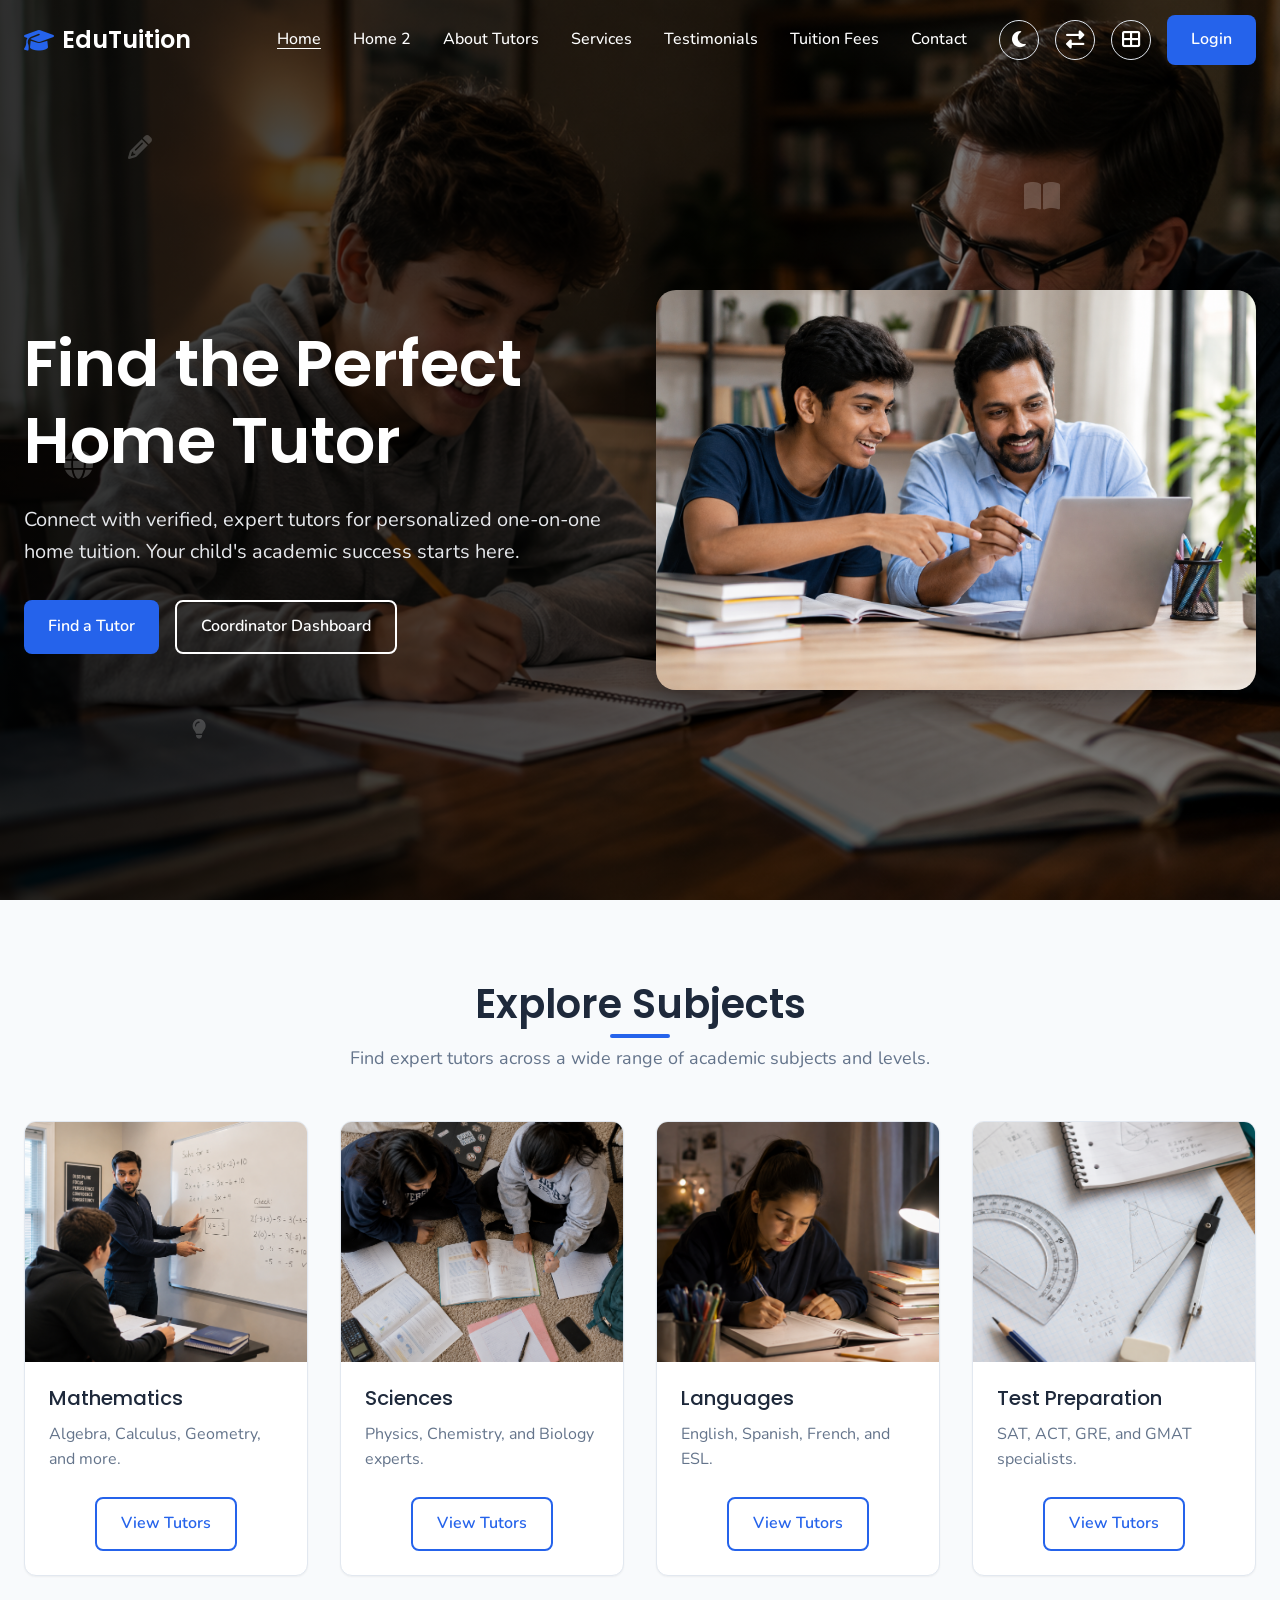
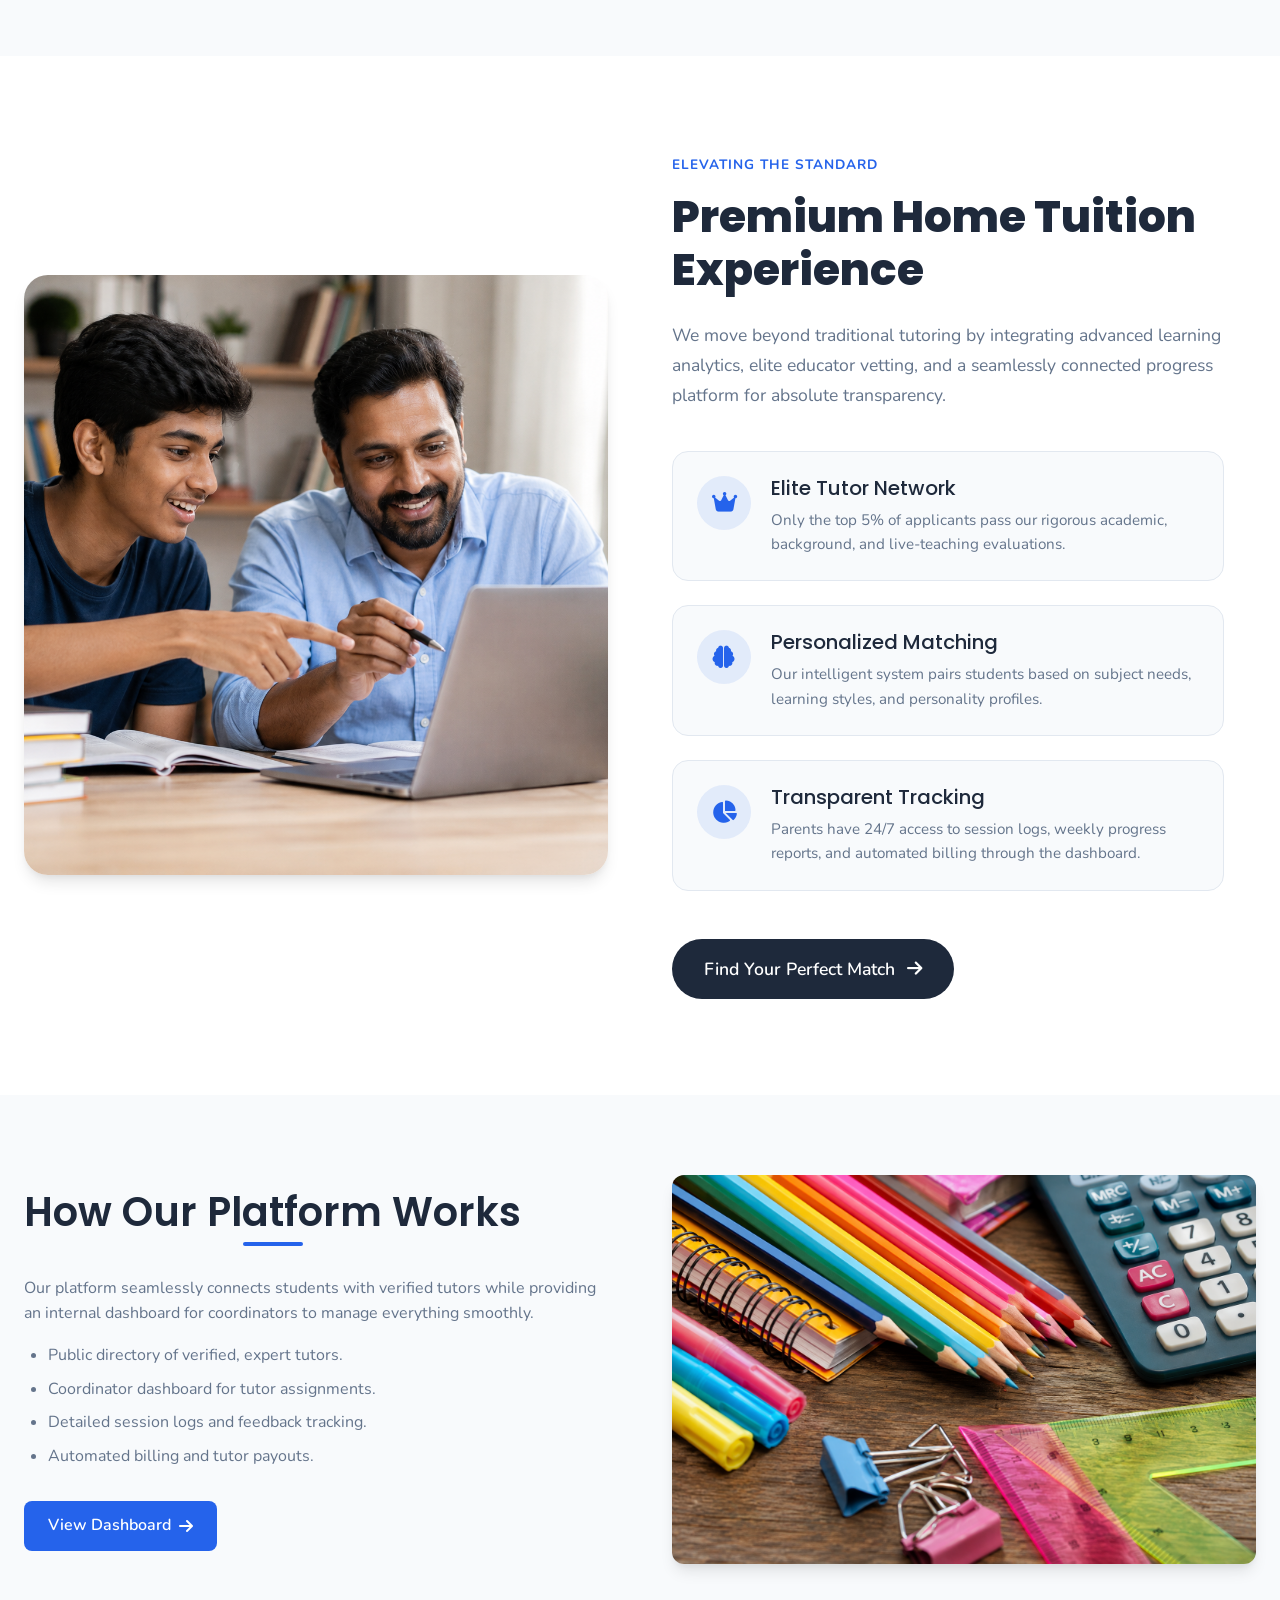
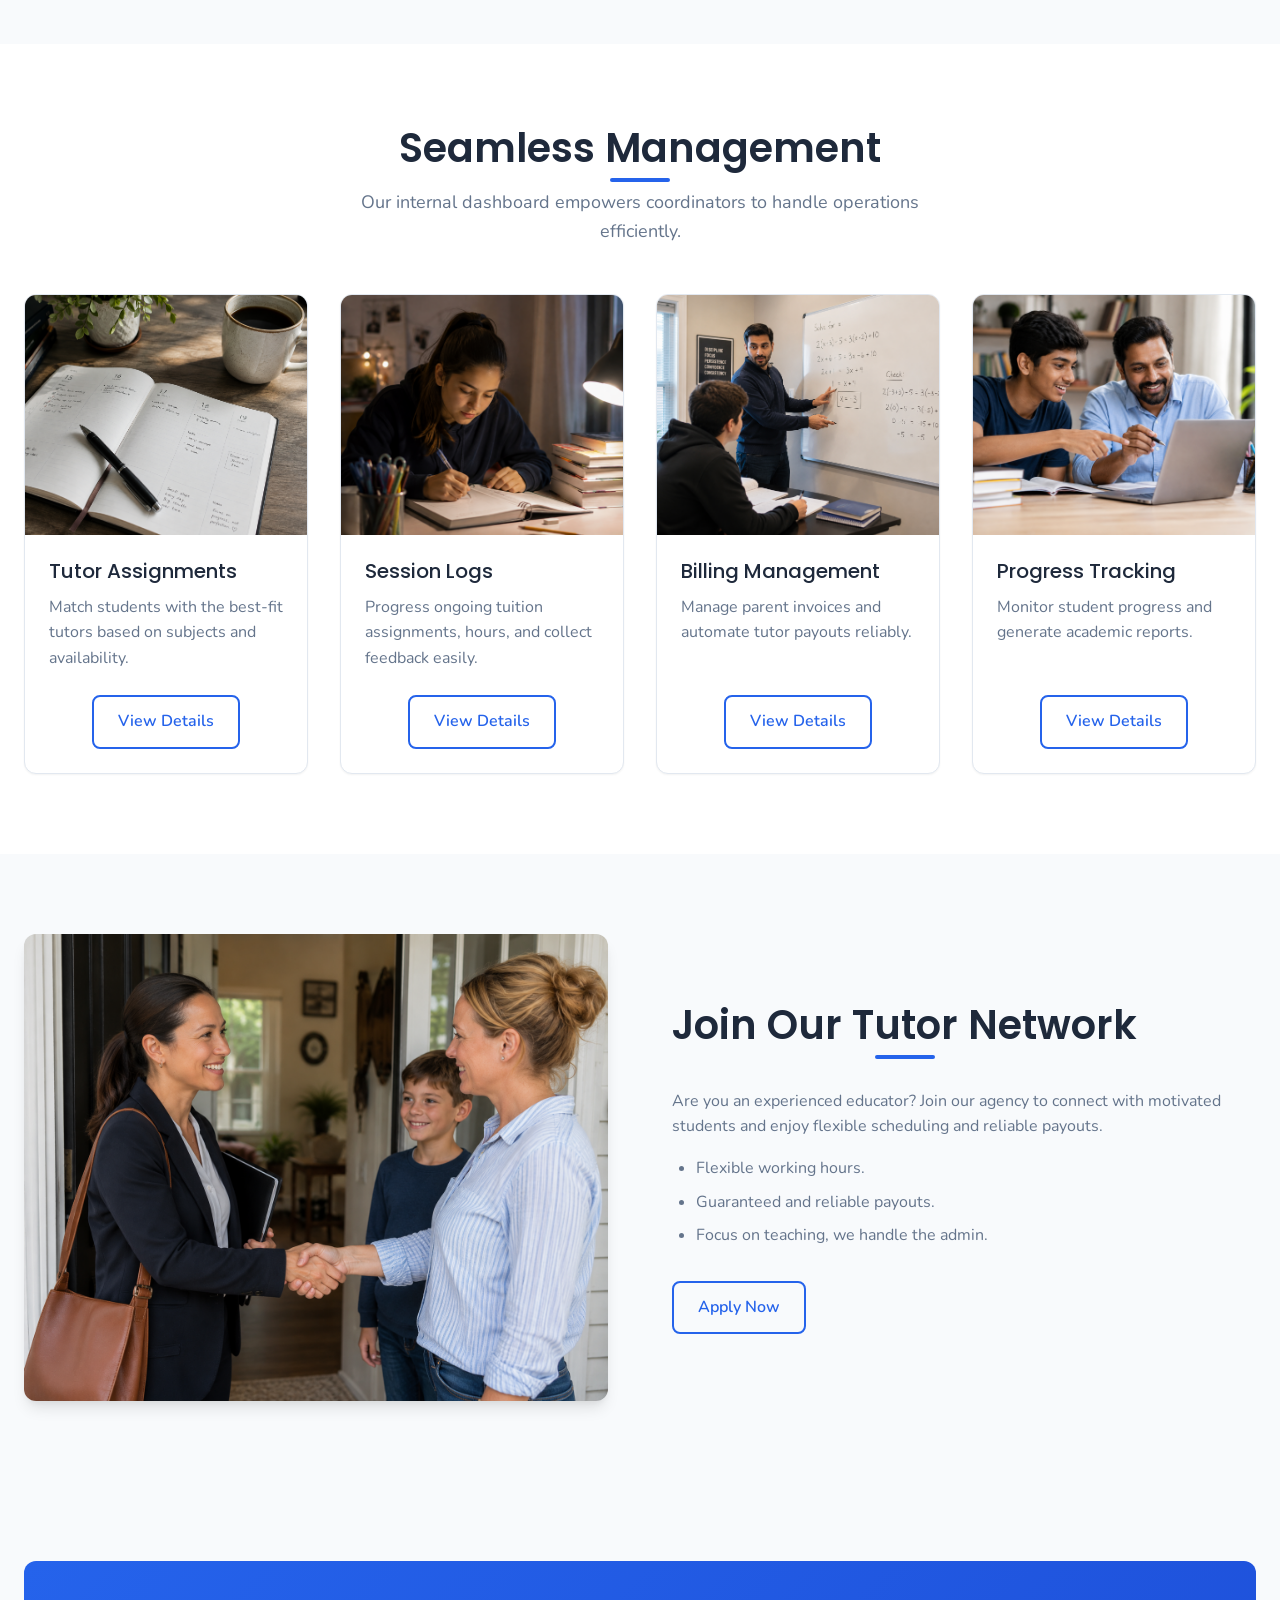
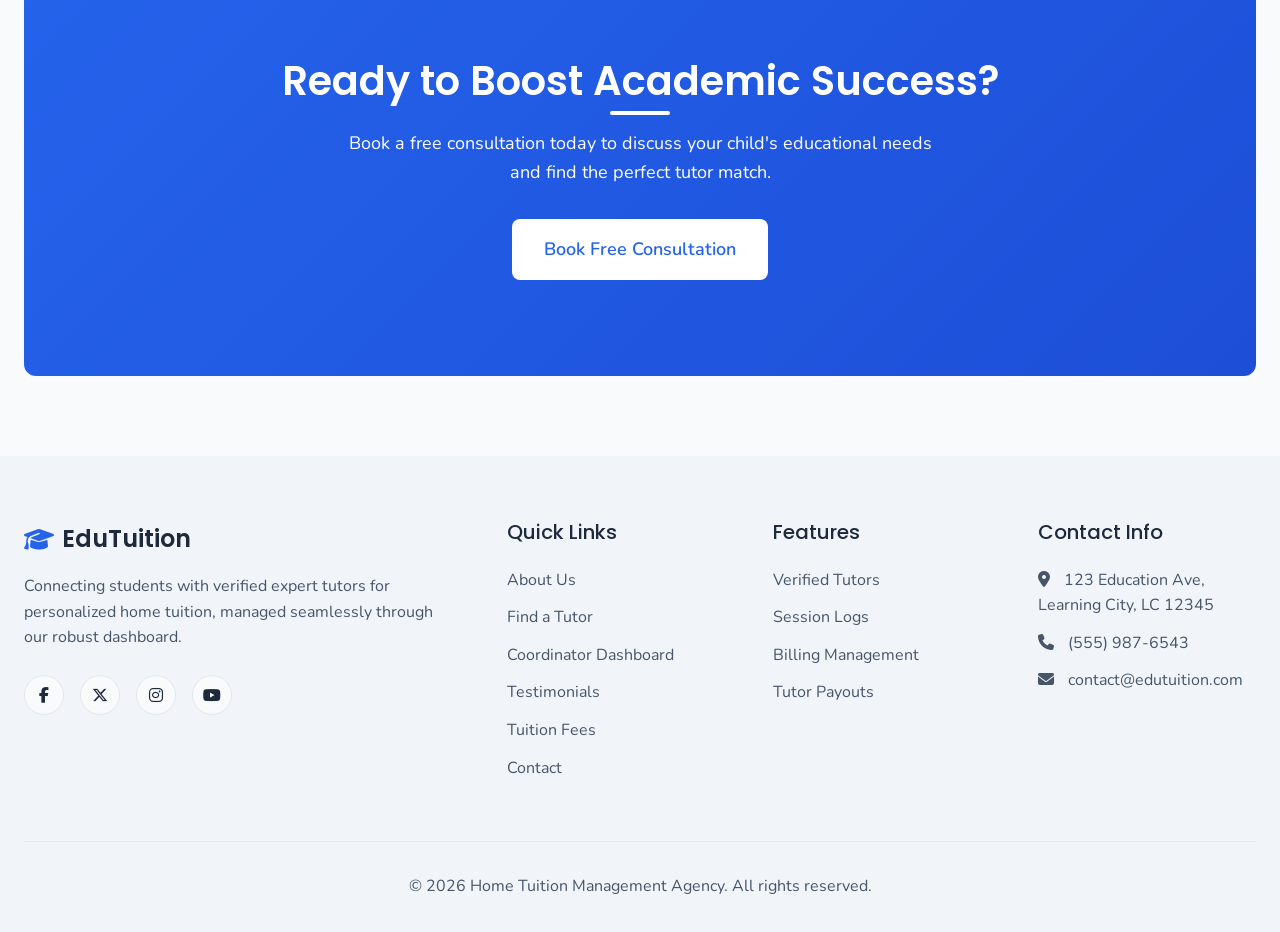
<file: index.html>
<!DOCTYPE html>
<html lang="en">
<head>
  <meta charset="UTF-8">
  <meta name="viewport" content="width=device-width, initial-level=1.0">
  <title>Home - Home Tuition Management Agency</title>
  <link rel="icon" type="image/svg+xml" href="assets/images/favicon.svg">
  <link rel="stylesheet" href="https://cdnjs.cloudflare.com/ajax/libs/font-awesome/6.5.1/css/all.min.css">
  <link rel="stylesheet" href="assets/css/style.css">
</head>
<body>

  <!-- Navbar -->
  <nav class="navbar">
    <div class="container nav-container">
      <a href="index.html" class="logo">
        <i class="fas fa-graduation-cap"></i>
        <span>EduTuition</span>
      </a>
      
      <button class="mobile-toggle" aria-label="Toggle Menu">
        <i class="fas fa-bars"></i>
      </button>

            <ul class="nav-menu">
        <li><a href="index.html" class="nav-link active">Home</a></li>
        <li><a href="home-2.html" class="nav-link">Home 2</a></li>
        <li><a href="about.html" class="nav-link">About Tutors</a></li>
        <li><a href="services.html" class="nav-link">Services</a></li>
        <li><a href="testimonials.html" class="nav-link">Testimonials</a></li>
        <li><a href="pricing.html" class="nav-link">Tuition Fees</a></li>
        <li><a href="contact.html" class="nav-link">Contact</a></li>
        
        <li class="nav-actions">
          <button class="theme-toggle" aria-label="Toggle Dark Mode">
            <i class="fas fa-moon"></i>
          </button>
          <button class="rtl-toggle" aria-label="Toggle RTL">
            <i class="fas fa-exchange-alt"></i>
          </button>
          <div class="nav-dropdown" style="position: relative; display: flex; align-items: center;">
            <button class="cart-toggle dropdown-btn" aria-label="Portals">
              <i class="fas fa-th-large"></i>
            </button>
            <div class="dropdown-content">
              <a href="parent-dashboard.html"><i class="fas fa-user-graduate"></i> Parent Portal</a>
              <a href="tutor-dashboard.html"><i class="fas fa-chalkboard-teacher"></i> Tutor Portal</a>
              <a href="dashboard.html"><i class="fas fa-cog"></i> Coordinator Admin</a>
            </div>
          </div>
          <a href="login.html" class="btn btn-primary">Login</a>
        </li>
      </ul>
    </div>
  </nav>

  <!-- Hero Section -->
  <section class="hero">
    <img src="assets/images/img1.png" alt="Home Tuition Hero" class="hero-bg">
    <div class="hero-overlay"></div>
    
    <!-- Brand Animation Elements -->
    <div class="hero-sparkles">
      <i class="fas fa-pencil-alt sparkle s1"></i>
      <i class="fas fa-flask sparkle s2"></i>
      <i class="fas fa-graduation-cap sparkle s3"></i>
      <i class="fas fa-lightbulb sparkle s4"></i>
      <i class="fas fa-book-open sparkle s5"></i>
      <i class="fas fa-globe sparkle s6"></i>
    </div>

    <div class="container" style="display: flex; align-items: center; justify-content: space-between; gap: 2rem; flex-wrap: wrap; z-index: 1; position: relative;">
      <div class="hero-content" style="text-align: left; max-width: 600px; flex: 1; min-width: 300px; margin: 0;">
        <h1 class="hero-title">Find the Perfect Home Tutor</h1>
        <p class="hero-desc">Connect with verified, expert tutors for personalized one-on-one home tuition. Your child's academic success starts here.</p>
        <div class="hero-actions" style="justify-content: flex-start;">
          <a href="services.html" class="btn btn-primary">Find a Tutor</a>
          <a href="dashboard.html" class="btn btn-outline" style="color:#fff; border-color:#fff;">Coordinator Dashboard</a>
        </div>
      </div>
      <div class="hero-image-extra" style="flex: 1; min-width: 300px; text-align: center;">
        <img src="assets/images/img17.png" alt="Home Tuition graphic" style="max-width: 100%; border-radius: 20px; box-shadow: 0 10px 30px rgba(0,0,0,0.3); animation: floatUpDown 4s ease-in-out infinite;">
      </div>
    </div>
  </section>
  <style>
    @keyframes floatUpDown {
      0% { transform: translateY(0); }
      50% { transform: translateY(-25px); }
      100% { transform: translateY(0); }
    }
  </style>

  <!-- Section 1: Subjects -->
  <section class="section">
    <div class="container">
      <div class="text-center">
        <h2 class="section-title">Explore Subjects</h2>
        <p class="section-subtitle">Find expert tutors across a wide range of academic subjects and levels.</p>
      </div>
      
      <div class="grid-4">
        <div class="card">
          <div class="card-img-wrap">
            <img src="assets/images/img28.png" alt="Mathematics" class="card-img">
          </div>
          <div class="card-body">
            <h3 class="card-title">Mathematics</h3>
            <p class="card-text">Algebra, Calculus, Geometry, and more.</p>
            <div class="card-footer" style="justify-content: center;">
              <a href="services.html" class="btn btn-outline">View Tutors</a>
            </div>
          </div>
        </div>
        
        <div class="card">
          <div class="card-img-wrap">
            <img src="assets/images/img31.png" alt="Sciences" class="card-img">
          </div>
          <div class="card-body">
            <h3 class="card-title">Sciences</h3>
            <p class="card-text">Physics, Chemistry, and Biology experts.</p>
            <div class="card-footer" style="justify-content: center;">
              <a href="services.html" class="btn btn-outline">View Tutors</a>
            </div>
          </div>
        </div>
        
        <div class="card">
          <div class="card-img-wrap">
            <img src="assets/images/img22.png" alt="Languages" class="card-img">
          </div>
          <div class="card-body">
            <h3 class="card-title">Languages</h3>
            <p class="card-text">English, Spanish, French, and ESL.</p>
            <div class="card-footer" style="justify-content: center;">
              <a href="services.html" class="btn btn-outline">View Tutors</a>
            </div>
          </div>
        </div>
        
        <div class="card">
          <div class="card-img-wrap">
            <img src="assets/images/img26.png" alt="Test Prep" class="card-img">
          </div>
          <div class="card-body">
            <h3 class="card-title">Test Preparation</h3>
            <p class="card-text">SAT, ACT, GRE, and GMAT specialists.</p>
            <div class="card-footer" style="justify-content: center;">
              <a href="services.html" class="btn btn-outline">View Tutors</a>
            </div>
          </div>
        </div>
      </div>
    </div>
  </section>

  <!-- Section 2: Premium Interactive Success Features -->
  <section class="premium-section">
    <div class="container premium-grid">
      
      <!-- Left Side Visuals -->
      <div class="premium-images-wrapper">
        <img src="assets/images/img17.png" alt="Students Learning" class="premium-image-main">
      </div>

      <!-- Right Side Content -->
      <div class="premium-content-wrapper">
        <span class="premium-subtitle">Elevating the Standard</span>
        <h2 class="premium-title">Premium Home Tuition Experience</h2>
        <p class="premium-desc">We move beyond traditional tutoring by integrating advanced learning analytics, elite educator vetting, and a seamlessly connected progress platform for absolute transparency.</p>
        
        <div class="premium-features-list">
          <div class="premium-feature-item">
            <div class="feature-item-icon">
              <i class="fas fa-crown"></i>
            </div>
            <div class="feature-item-content">
              <h3>Elite Tutor Network</h3>
              <p>Only the top 5% of applicants pass our rigorous academic, background, and live-teaching evaluations.</p>
            </div>
          </div>

          <div class="premium-feature-item">
            <div class="feature-item-icon">
              <i class="fas fa-brain"></i>
            </div>
            <div class="feature-item-content">
              <h3>Personalized Matching</h3>
              <p>Our intelligent system pairs students based on subject needs, learning styles, and personality profiles.</p>
            </div>
          </div>

          <div class="premium-feature-item">
            <div class="feature-item-icon">
              <i class="fas fa-chart-pie"></i>
            </div>
            <div class="feature-item-content">
              <h3>Transparent Tracking</h3>
              <p>Parents have 24/7 access to session logs, weekly progress reports, and automated billing through the dashboard.</p>
            </div>
          </div>
        </div>

        <a href="services.html" class="premium-cta">
          Find Your Perfect Match <i class="fas fa-arrow-right"></i>
        </a>
      </div>

    </div>
  </section>

  <!-- Section 3: How Our Platform Works -->
  <section class="section">
    <div class="container">
      <div class="info-section">
        <div class="info-content">
          <h2 class="section-title">How Our Platform Works</h2>
          <p style="margin-top:1.5rem; margin-bottom:1rem; color:var(--text-light);">Our platform seamlessly connects students with verified tutors while providing an internal dashboard for coordinators to manage everything smoothly.</p>
          <ul style="margin-bottom: 2rem; color:var(--text-light); padding-left: 1.5rem; list-style-type: disc;">
            <li style="margin-bottom: 0.5rem;">Public directory of verified, expert tutors.</li>
            <li style="margin-bottom: 0.5rem;">Coordinator dashboard for tutor assignments.</li>
            <li style="margin-bottom: 0.5rem;">Detailed session logs and feedback tracking.</li>
            <li style="margin-bottom: 0.5rem;">Automated billing and tutor payouts.</li>
          </ul>
          <a href="dashboard.html" class="btn btn-primary">View Dashboard <i class="fas fa-arrow-right"></i></a>
        </div>
        <div class="info-image">
          <img src="assets/images/img24.png" alt="Dashboard Preview" style="width:100%; display:block;">
        </div>
      </div>
    </div>
  </section>

  <!-- Section 4: Coordinator Capabilities -->
  <section class="section section-bg">
    <div class="container">
      <div class="text-center">
        <h2 class="section-title">Seamless Management</h2>
        <p class="section-subtitle">Our internal dashboard empowers coordinators to handle operations efficiently.</p>
      </div>
      
      <div class="grid-4">
        <div class="card">
          <div class="card-img-wrap">
            <img src="assets/images/img27.png" alt="Tutor Assignments" class="card-img">
          </div>
          <div class="card-body">
            <h3 class="card-title">Tutor Assignments</h3>
            <p class="card-text">Match students with the best-fit tutors based on subjects and availability.</p>
            <div class="card-footer" style="justify-content: center;">
              <a href="dashboard.html" class="btn btn-outline">View Details</a>
            </div>
          </div>
        </div>
        
        <div class="card">
          <div class="card-img-wrap">
            <img src="assets/images/img22.png" alt="Session Logs" class="card-img">
          </div>
          <div class="card-body">
            <h3 class="card-title">Session Logs</h3>
            <p class="card-text">Progress ongoing tuition assignments, hours, and collect feedback easily.</p>
            <div class="card-footer" style="justify-content: center;">
              <a href="dashboard.html" class="btn btn-outline">View Details</a>
            </div>
          </div>
        </div>

        <div class="card">
          <div class="card-img-wrap">
            <img src="assets/images/img28.png" alt="Billing Management" class="card-img">
          </div>
          <div class="card-body">
            <h3 class="card-title">Billing Management</h3>
            <p class="card-text">Manage parent invoices and automate tutor payouts reliably.</p>
            <div class="card-footer" style="justify-content: center;">
              <a href="dashboard.html" class="btn btn-outline">View Details</a>
            </div>
          </div>
        </div>

        <div class="card">
          <div class="card-img-wrap">
            <img src="assets/images/img17.png" alt="Progress Tracking" class="card-img">
          </div>
          <div class="card-body">
            <h3 class="card-title">Progress Tracking</h3>
            <p class="card-text">Monitor student progress and generate academic reports.</p>
            <div class="card-footer" style="justify-content: center;">
              <a href="dashboard.html" class="btn btn-outline">View Details</a>
            </div>
          </div>
        </div>
      </div>
    </div>
  </section>

  <!-- Section 5: Become a Tutor -->
  <section class="section">
    <div class="container">
      <div class="info-section" style="flex-direction: row-reverse;">
        <div class="info-content">
          <h2 class="section-title">Join Our Tutor Network</h2>
          <p style="margin-top:1.5rem; margin-bottom:1rem; color:var(--text-light);">Are you an experienced educator? Join our agency to connect with motivated students and enjoy flexible scheduling and reliable payouts.</p>
          <ul style="margin-bottom: 2rem; color:var(--text-light); padding-left: 1.5rem; list-style-type: disc;">
            <li style="margin-bottom: 0.5rem;">Flexible working hours.</li>
            <li style="margin-bottom: 0.5rem;">Guaranteed and reliable payouts.</li>
            <li style="margin-bottom: 0.5rem;">Focus on teaching, we handle the admin.</li>
          </ul>
          <a href="contact.html" class="btn btn-outline">Apply Now</a>
        </div>
        <div class="info-image">
          <img src="assets/images/img30.png" alt="Tutor Registration" style="width:100%; display:block;">
        </div>
      </div>
    </div>
  </section>

  <!-- Section 6: Unique Design Section (CTA) -->
  <section class="cta-section">
    <div class="container">
      <h2 class="section-title" style="margin-bottom: 1.5rem;">Ready to Boost Academic Success?</h2>
      <p style="max-width: 600px; margin: 0 auto 2rem; font-size: 1.125rem;">Book a free consultation today to discuss your child's educational needs and find the perfect tutor match.</p>
      <a href="contact.html" class="btn btn-primary" style="font-size: 1.125rem; padding: 1rem 2rem;">Book Free Consultation</a>
    </div>
  </section>

  <!-- Footer -->
  <footer class="footer">
    <div class="container">
      <div class="footer-grid">
        <div class="footer-about">
          <a href="index.html" class="logo" style="margin-bottom: 1rem; display: inline-flex;">
            <i class="fas fa-graduation-cap"></i>
            <span>EduTuition</span>
          </a>
          <p>Connecting students with verified expert tutors for personalized home tuition, managed seamlessly through our robust dashboard.</p>
          <div class="social-links" style="margin-top: 1.5rem;">
            <a href="#" class="social-link"><i class="fab fa-facebook-f"></i></a>
            <a href="#" class="social-link"><i class="fab fa-x-twitter"></i></a>
            <a href="#" class="social-link"><i class="fab fa-instagram"></i></a>
            <a href="#" class="social-link"><i class="fab fa-youtube"></i></a>
          </div>
        </div>
        
        <div class="footer-links-col">
          <h3 class="footer-title">Quick Links</h3>
          <ul class="footer-links">
            <li><a href="about.html">About Us</a></li>
            <li><a href="services.html">Find a Tutor</a></li>
            <li><a href="dashboard.html">Coordinator Dashboard</a></li>
            <li><a href="testimonials.html">Testimonials</a></li>
            <li><a href="pricing.html">Tuition Fees</a></li>
            <li><a href="contact.html">Contact</a></li>
          </ul>
        </div>
        
        <div class="footer-links-col">
          <h3 class="footer-title">Features</h3>
          <ul class="footer-links">
            <li><a href="services.html">Verified Tutors</a></li>
            <li><a href="dashboard.html">Session Logs</a></li>
            <li><a href="dashboard.html">Billing Management</a></li>
            <li><a href="pricing.html">Tutor Payouts</a></li>
          </ul>
        </div>
        
        <div class="footer-contact">
          <h3 class="footer-title">Contact Info</h3>
          <ul class="footer-links">
            <li><i class="fas fa-map-marker-alt" style="margin-right: 10px;"></i> 123 Education Ave, Learning City, LC 12345</li>
            <li><i class="fas fa-phone" style="margin-right: 10px;"></i> (555) 987-6543</li>
            <li><i class="fas fa-envelope" style="margin-right: 10px;"></i> contact@edutuition.com</li>
          </ul>
        </div>
      </div>
      
      <div class="footer-bottom">
        <p>&copy; 2026 Home Tuition Management Agency. All rights reserved.</p>
      </div>
    </div>
  </footer>

  <script src="assets/js/main.js"></script>
</body>
</html>
</file>
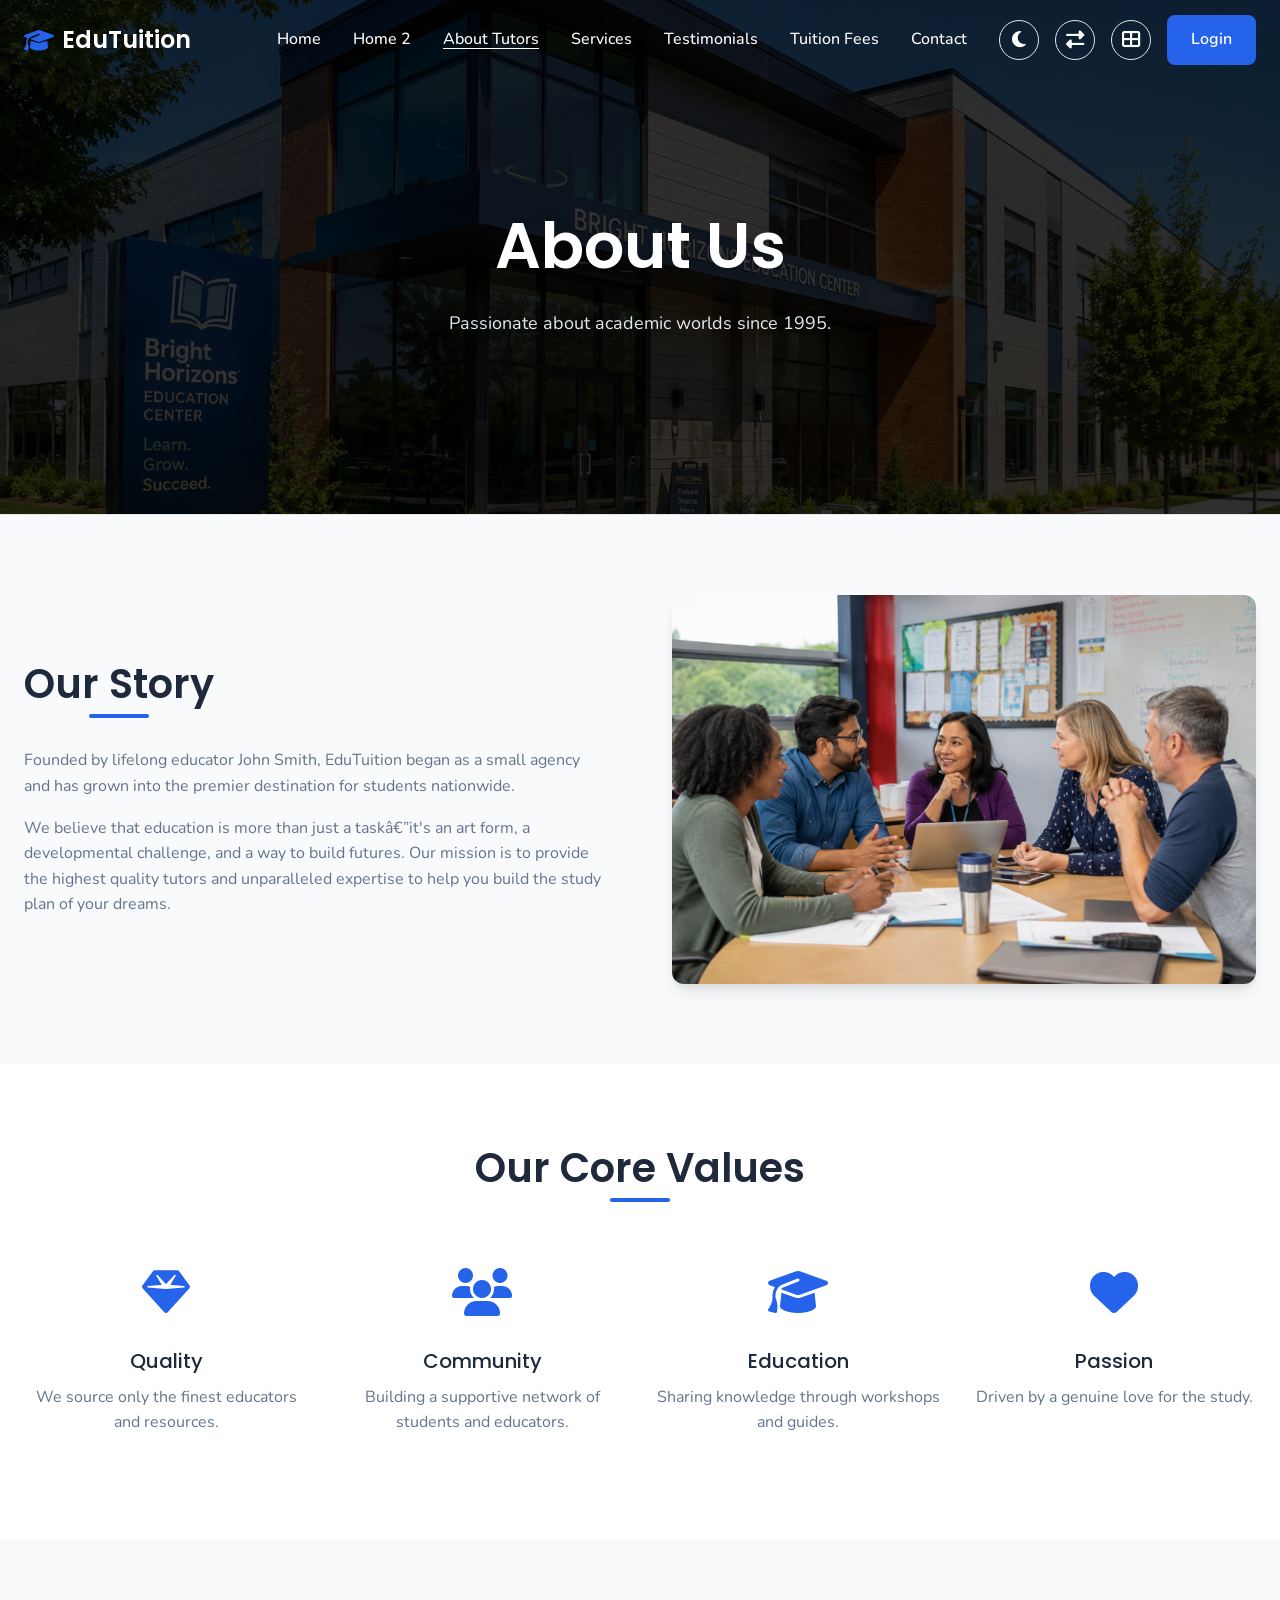
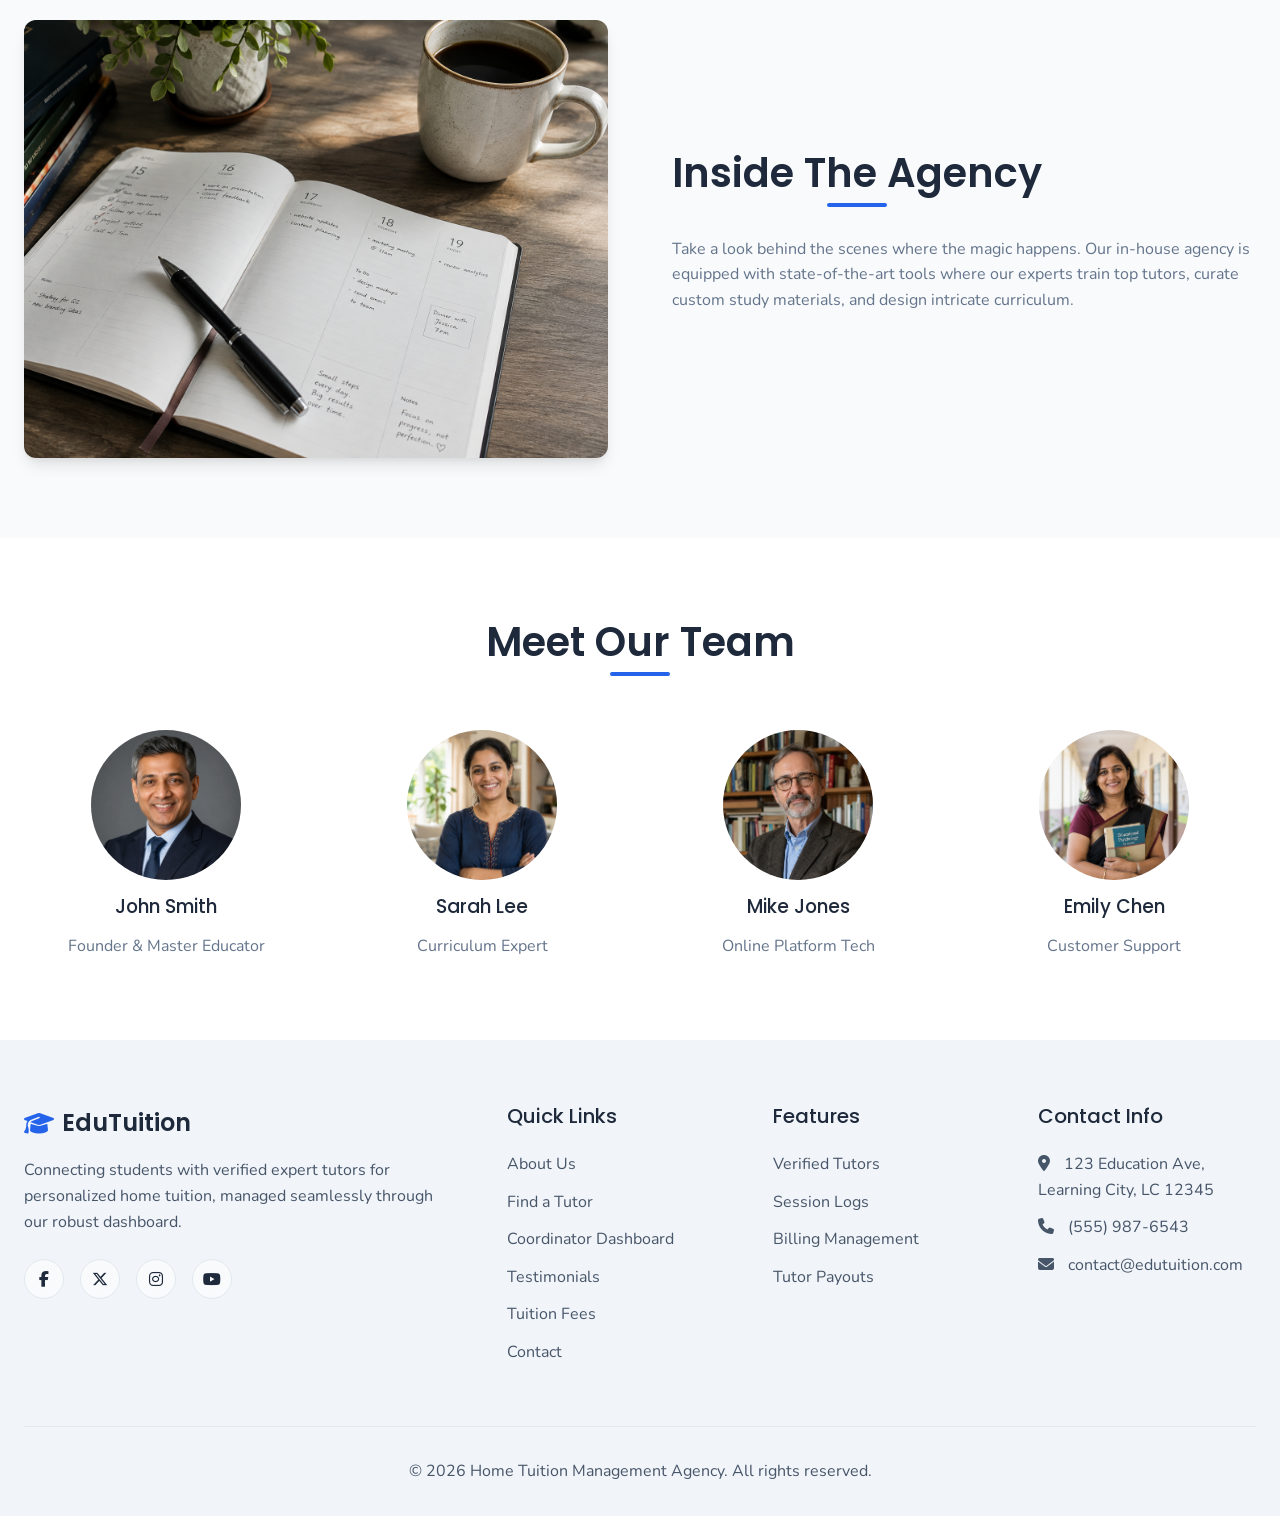
<file: about.html>
<!DOCTYPE html>
<html lang="en">
<head>
  <meta charset="UTF-8">
  <meta name="viewport" content="width=device-width, initial-level=1.0">
  <title>About Us | Home Tuition Management Agency</title>
  <link rel="icon" type="image/svg+xml" href="assets/images/favicon.svg">
  <link rel="stylesheet" href="https://cdnjs.cloudflare.com/ajax/libs/font-awesome/6.5.1/css/all.min.css">
  <link rel="stylesheet" href="assets/css/style.css">
  <style>
    .page-header {
      padding: 13rem 0 8rem;
      background: linear-gradient(rgba(0, 0, 0, 0.8), rgba(0, 0, 0, 0.8)), url('assets/images/img3.png') center/cover no-repeat;
      text-align: center;
      border-bottom: 1px solid var(--border);
    }
    .team-member { text-align: center; }
    .team-member img { width: 150px; height: 150px; border-radius: 50%; object-fit: cover; margin: 0 auto 1rem; }
  </style>
</head>
<body>

    <!-- Navbar -->
  <nav class="navbar">
    <div class="container nav-container">
      <a href="index.html" class="logo">
        <i class="fas fa-graduation-cap"></i>
        <span>EduTuition</span>
      </a>
      
      <button class="mobile-toggle" aria-label="Toggle Menu">
        <i class="fas fa-bars"></i>
      </button>

            <ul class="nav-menu">
        <li><a href="index.html" class="nav-link">Home</a></li>
        <li><a href="home-2.html" class="nav-link">Home 2</a></li>
        <li><a href="about.html" class="nav-link active">About Tutors</a></li>
        <li><a href="services.html" class="nav-link">Services</a></li>
        <li><a href="testimonials.html" class="nav-link">Testimonials</a></li>
        <li><a href="pricing.html" class="nav-link">Tuition Fees</a></li>
        <li><a href="contact.html" class="nav-link">Contact</a></li>
        
        <li class="nav-actions">
          <button class="theme-toggle" aria-label="Toggle Dark Mode">
            <i class="fas fa-moon"></i>
          </button>
          <button class="rtl-toggle" aria-label="Toggle RTL">
            <i class="fas fa-exchange-alt"></i>
          </button>
          <div class="nav-dropdown" style="position: relative; display: flex; align-items: center;">
            <button class="cart-toggle dropdown-btn" aria-label="Portals">
              <i class="fas fa-th-large"></i>
            </button>
            <div class="dropdown-content">
              <a href="parent-dashboard.html"><i class="fas fa-user-graduate"></i> Parent Portal</a>
              <a href="tutor-dashboard.html"><i class="fas fa-chalkboard-teacher"></i> Tutor Portal</a>
              <a href="dashboard.html"><i class="fas fa-cog"></i> Coordinator Admin</a>
            </div>
          </div>
          <a href="login.html" class="btn btn-primary">Login</a>
        </li>
      </ul>
    </div>
  </nav>

  <!-- Page Header -->
  <header class="page-header">
    <div class="container">
      <h1 class="hero-title" style="color: #ffffff;">About Us</h1>
      <p class="section-subtitle" style="color: #e2e8f0;">Passionate about academic worlds since 1995.</p>
    </div>
  </header>

  <!-- Section 1: Our Story -->
  <section class="section">
    <div class="container">
      <div class="info-section">
        <div class="info-content">
          <h2 class="section-title">Our Story</h2>
          <p style="margin-top:1.5rem; margin-bottom:1rem; color:var(--text-light);">Founded by lifelong educator John Smith, EduTuition began as a small agency and has grown into the premier destination for students nationwide.</p>
          <p style="color:var(--text-light);">We believe that education is more than just a taskâ€”it's an art form, a developmental challenge, and a way to build futures. Our mission is to provide the highest quality tutors and unparalleled expertise to help you build the study plan of your dreams.</p>
        </div>
        <div class="info-image">
          <img src="assets/images/img18.png" alt="Our Story" style="width:100%; display:block; border-radius: 8px;">
        </div>
      </div>
    </div>
  </section>

  <!-- Section 2: Core Values (Grid 4) -->
  <section class="section section-bg">
    <div class="container">
      <div class="text-center">
        <h2 class="section-title">Our Core Values</h2>
      </div>
      <div class="grid-4" style="margin-top: 3rem;">
        <div class="card" style="text-align: center; border:none; box-shadow:none; background:transparent;">
          <div style="font-size: 3rem; color: var(--primary); margin-bottom: 1rem;"><i class="fas fa-gem"></i></div>
          <h3 class="card-title">Quality</h3>
          <p class="card-text">We source only the finest educators and resources.</p>
        </div>
        <div class="card" style="text-align: center; border:none; box-shadow:none; background:transparent;">
          <div style="font-size: 3rem; color: var(--primary); margin-bottom: 1rem;"><i class="fas fa-users"></i></div>
          <h3 class="card-title">Community</h3>
          <p class="card-text">Building a supportive network of students and educators.</p>
        </div>
        <div class="card" style="text-align: center; border:none; box-shadow:none; background:transparent;">
          <div style="font-size: 3rem; color: var(--primary); margin-bottom: 1rem;"><i class="fas fa-graduation-cap"></i></div>
          <h3 class="card-title">Education</h3>
          <p class="card-text">Sharing knowledge through workshops and guides.</p>
        </div>
        <div class="card" style="text-align: center; border:none; box-shadow:none; background:transparent;">
          <div style="font-size: 3rem; color: var(--primary); margin-bottom: 1rem;"><i class="fas fa-heart"></i></div>
          <h3 class="card-title">Passion</h3>
          <p class="card-text">Driven by a genuine love for the study.</p>
        </div>
      </div>
    </div>
  </section>

  <!-- Section 3: The Workshop -->
  <section class="section">
    <div class="container">
      <div class="info-section" style="flex-direction: row-reverse;">
        <div class="info-content">
          <h2 class="section-title">Inside The Agency</h2>
          <p style="margin-top:1.5rem; margin-bottom:1rem; color:var(--text-light);">Take a look behind the scenes where the magic happens. Our in-house agency is equipped with state-of-the-art tools where our experts train top tutors, curate custom study materials, and design intricate curriculum.</p>
        </div>
        <div class="info-image">
          <img src="assets/images/img27.png" alt="Workshop" style="width:100%; display:block;">
        </div>
      </div>
    </div>
  </section>

  <!-- Section 4: Our Team (Grid 4) -->
  <section class="section section-bg">
    <div class="container">
      <div class="text-center">
        <h2 class="section-title">Meet Our Team</h2>
      </div>
      <div class="grid-4" style="margin-top: 3rem;">
        <div class="team-member">
          <img src="assets/images/img9.png" alt="Team">
          <h3>John Smith</h3>
          <p style="color:var(--text-light);">Founder & Master Educator</p>
        </div>
        <div class="team-member">
          <img src="assets/images/img15.png" alt="Team" style="object-position: top;">
          <h3>Sarah Lee</h3>
          <p style="color:var(--text-light);">Curriculum Expert</p>
        </div>
        <div class="team-member">
          <img src="assets/images/img10.png" alt="Team">
          <h3>Mike Jones</h3>
          <p style="color:var(--text-light);">Online Platform Tech</p>
        </div>
        <div class="team-member">
          <img src="assets/images/img16.png" alt="Team">
          <h3>Emily Chen</h3>
          <p style="color:var(--text-light);">Customer Support</p>
        </div>
      </div>
    </div>
  </section>



    <!-- Footer -->
  <footer class="footer">
    <div class="container">
      <div class="footer-grid">
        <div class="footer-about">
          <a href="index.html" class="logo" style="margin-bottom: 1rem; display: inline-flex;">
            <i class="fas fa-graduation-cap"></i>
            <span>EduTuition</span>
          </a>
          <p>Connecting students with verified expert tutors for personalized home tuition, managed seamlessly through our robust dashboard.</p>
          <div class="social-links" style="margin-top: 1.5rem;">
            <a href="#" class="social-link"><i class="fab fa-facebook-f"></i></a>
            <a href="#" class="social-link"><i class="fab fa-x-twitter"></i></a>
            <a href="#" class="social-link"><i class="fab fa-instagram"></i></a>
            <a href="#" class="social-link"><i class="fab fa-youtube"></i></a>
          </div>
        </div>
        
        <div class="footer-links-col">
          <h3 class="footer-title">Quick Links</h3>
          <ul class="footer-links">
            <li><a href="about.html">About Us</a></li>
            <li><a href="services.html">Find a Tutor</a></li>
            <li><a href="dashboard.html">Coordinator Dashboard</a></li>
            <li><a href="testimonials.html">Testimonials</a></li>
            <li><a href="pricing.html">Tuition Fees</a></li>
            <li><a href="contact.html">Contact</a></li>
          </ul>
        </div>
        
        <div class="footer-links-col">
          <h3 class="footer-title">Features</h3>
          <ul class="footer-links">
            <li><a href="services.html">Verified Tutors</a></li>
            <li><a href="dashboard.html">Session Logs</a></li>
            <li><a href="dashboard.html">Billing Management</a></li>
            <li><a href="pricing.html">Tutor Payouts</a></li>
          </ul>
        </div>
        
        <div class="footer-contact">
          <h3 class="footer-title">Contact Info</h3>
          <ul class="footer-links">
            <li><i class="fas fa-map-marker-alt" style="margin-right: 10px;"></i> 123 Education Ave, Learning City, LC 12345</li>
            <li><i class="fas fa-phone" style="margin-right: 10px;"></i> (555) 987-6543</li>
            <li><i class="fas fa-envelope" style="margin-right: 10px;"></i> contact@edutuition.com</li>
          </ul>
        </div>
      </div>
      
      <div class="footer-bottom">
        <p>&copy; 2026 Home Tuition Management Agency. All rights reserved.</p>
      </div>
    </div>
  </footer>

  <script src="assets/js/main.js"></script>
</body>
</html>
</file>
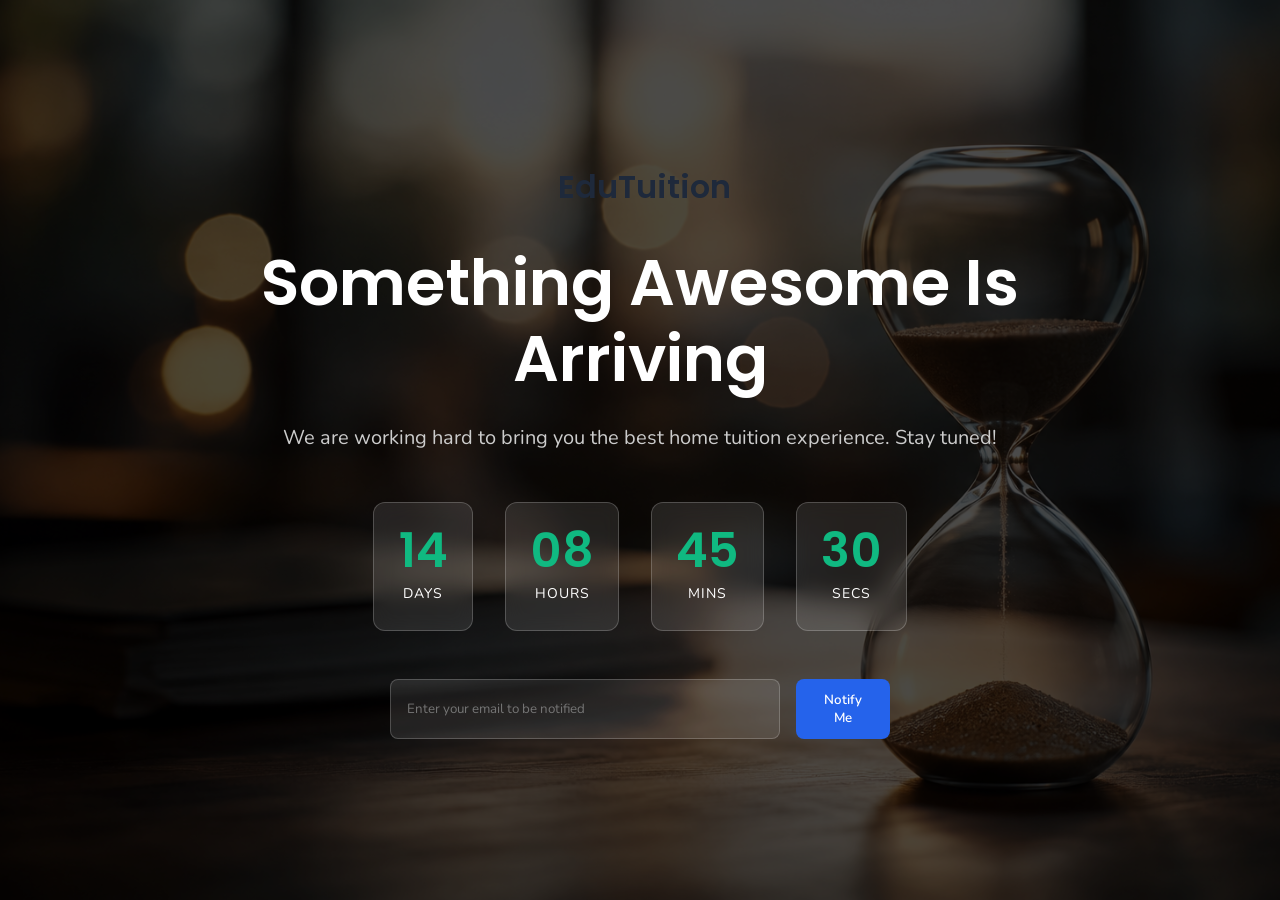
<file: coming-soon.html>
﻿<!DOCTYPE html>
<html lang="en">
<head>
  <meta charset="UTF-8">
  <meta name="viewport" content="width=device-width, initial-level=1.0">
  <title>Coming Soon | Home Tuition Management Agency</title>
  <link rel="icon" type="image/svg+xml" href="assets/images/favicon.svg">
  <link rel="stylesheet" href="https://cdnjs.cloudflare.com/ajax/libs/font-awesome/6.5.1/css/all.min.css">
  <link rel="stylesheet" href="assets/css/style.css">
  <style>
    .coming-soon-page {
      min-height: 100vh;
      display: flex;
      align-items: center;
      justify-content: center;
      text-align: center;
      position: relative;
      overflow: hidden;
      color: #fff;
    }
    .coming-soon-bg {
      position: absolute;
      top: 0; left: 0; width: 100%; height: 100%;
      object-fit: cover;
      z-index: -2;
    }
    .coming-soon-overlay {
      position: absolute;
      top: 0; left: 0; width: 100%; height: 100%;
      background: rgba(0,0,0,0.7);
      z-index: -1;
    }
    .timer {
      display: flex;
      gap: 2rem;
      justify-content: center;
      margin: 3rem 0;
    }
    .timer-item {
      background: rgba(255,255,255,0.1);
      backdrop-filter: blur(10px);
      padding: 1.5rem;
      border-radius: var(--radius-lg);
      min-width: 100px;
      border: 1px solid rgba(255,255,255,0.2);
    }
    .timer-number {
      font-size: 3rem;
      font-weight: 600;
      font-family: var(--font-heading);
      line-height: 1;
      color: var(--secondary);
    }
    .timer-label {
      font-size: 0.875rem;
      text-transform: uppercase;
      letter-spacing: 1px;
      margin-top: 0.5rem;
    }
    @media (max-width: 768px) {
      .timer { gap: 1rem; }
      .timer-item { min-width: 70px; padding: 1rem; }
      .timer-number { font-size: 2rem; }
    }
  </style>
</head>
<body>

  <div class="coming-soon-page">
    <img src="assets/images/img8.png" alt="Coming Soon" class="coming-soon-bg">
    <div class="coming-soon-overlay"></div>
    
    <div class="container">
      <div style="max-width: 800px; margin: 0 auto;">
        <a href="index.html" class="logo" style="justify-content: center; color: #fff; margin-bottom: 2rem; font-size: 2rem;">
          <i class="fas fa-tutor" style="color: var(--primary);"></i>
          <span>EduTuition</span>
        </a>
        
        <h1 class="hero-title" style="color: #fff;">Something Awesome Is Arriving</h1>
        <p style="font-size: 1.25rem; color: #ccc;">We are working hard to bring you the best home tuition experience. Stay tuned!</p>
        
        <div class="timer">
          <div class="timer-item">
            <div class="timer-number">14</div>
            <div class="timer-label">Days</div>
          </div>
          <div class="timer-item">
            <div class="timer-number">08</div>
            <div class="timer-label">Hours</div>
          </div>
          <div class="timer-item">
            <div class="timer-number">45</div>
            <div class="timer-label">Mins</div>
          </div>
          <div class="timer-item">
            <div class="timer-number">30</div>
            <div class="timer-label">Secs</div>
          </div>
        </div>
        
        <form style="max-width: 500px; margin: 0 auto; display: flex; gap: 1rem;">
          <input type="email" class="form-control" placeholder="Enter your email to be notified" required style="background: rgba(255,255,255,0.1); color: #fff; border-color: rgba(255,255,255,0.2);">
          <button type="submit" class="btn btn-primary">Notify Me</button>
        </form>
      </div>
    </div>
  </div>

  <script src="assets/js/main.js"></script>
</body>
</html>
</file>
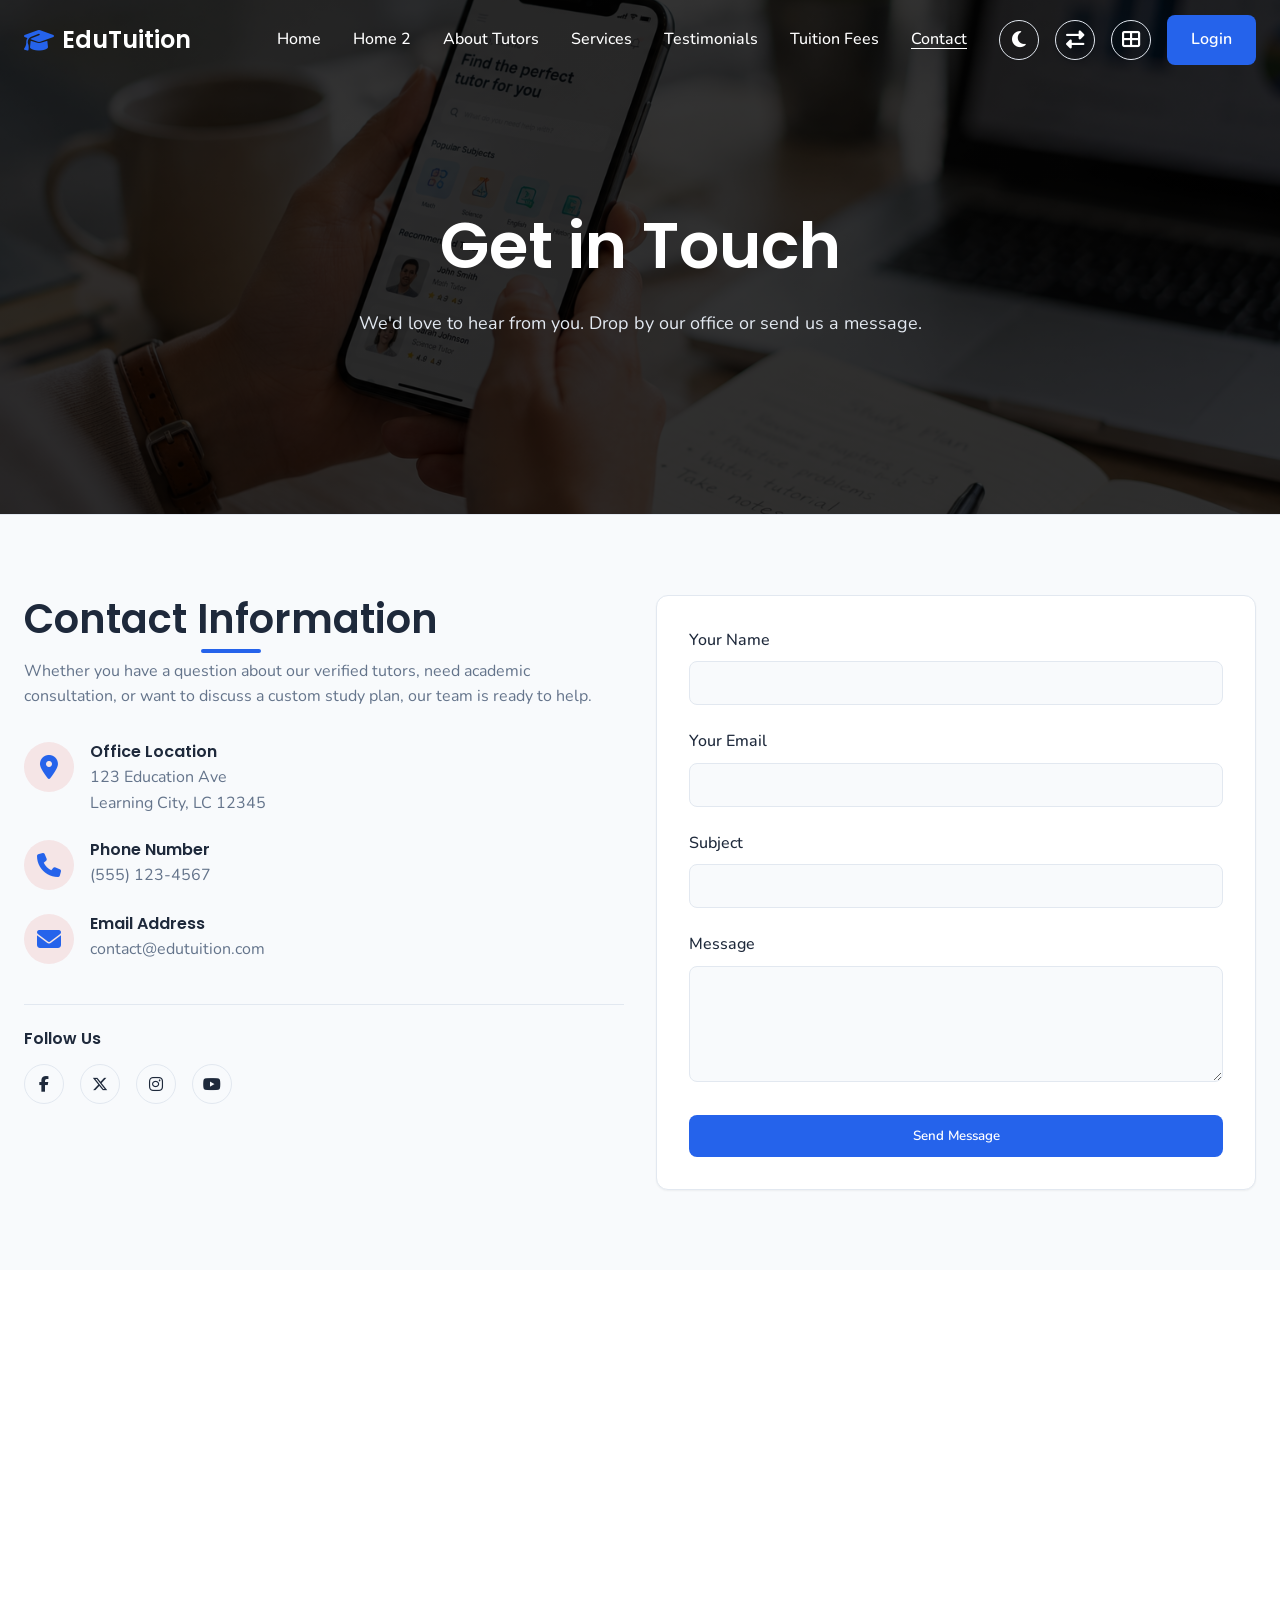
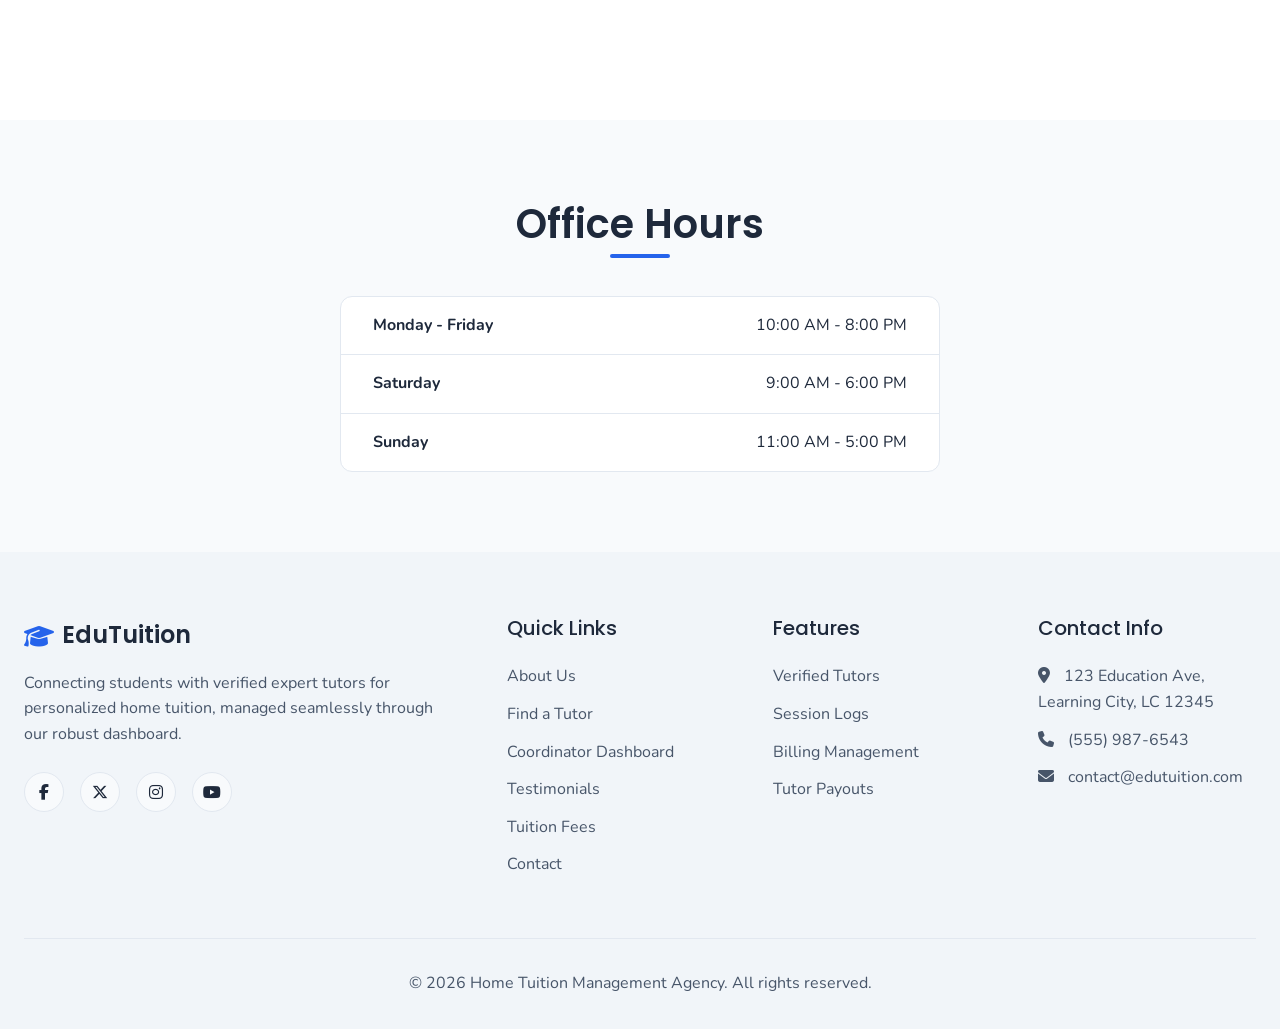
<file: contact.html>
<!DOCTYPE html>
<html lang="en">

<head>
  <meta charset="UTF-8">
  <meta name="viewport" content="width=device-width, initial-level=1.0">
  <title>Contact Us | Home Tuition Management Agency</title>
  <link rel="icon" type="image/svg+xml" href="assets/images/favicon.svg">
  <link rel="stylesheet" href="https://cdnjs.cloudflare.com/ajax/libs/font-awesome/6.5.1/css/all.min.css">
  <link rel="stylesheet" href="assets/css/style.css">
  <style>
    .page-header {
      padding: 13rem 0 8rem;
      background: linear-gradient(rgba(0, 0, 0, 0.8), rgba(0, 0, 0, 0.8)), url('assets/images/img4.png') center/cover no-repeat;
      text-align: center;
      border-bottom: 1px solid var(--border);
    }
  </style>
</head>

<body>

    <!-- Navbar -->
  <nav class="navbar">
    <div class="container nav-container">
      <a href="index.html" class="logo">
        <i class="fas fa-graduation-cap"></i>
        <span>EduTuition</span>
      </a>
      
      <button class="mobile-toggle" aria-label="Toggle Menu">
        <i class="fas fa-bars"></i>
      </button>

            <ul class="nav-menu">
        <li><a href="index.html" class="nav-link">Home</a></li>
        <li><a href="home-2.html" class="nav-link">Home 2</a></li>
        <li><a href="about.html" class="nav-link">About Tutors</a></li>
        <li><a href="services.html" class="nav-link">Services</a></li>
        <li><a href="testimonials.html" class="nav-link">Testimonials</a></li>
        <li><a href="pricing.html" class="nav-link">Tuition Fees</a></li>
        <li><a href="contact.html" class="nav-link active">Contact</a></li>
        
        <li class="nav-actions">
          <button class="theme-toggle" aria-label="Toggle Dark Mode">
            <i class="fas fa-moon"></i>
          </button>
          <button class="rtl-toggle" aria-label="Toggle RTL">
            <i class="fas fa-exchange-alt"></i>
          </button>
          <div class="nav-dropdown" style="position: relative; display: flex; align-items: center;">
            <button class="cart-toggle dropdown-btn" aria-label="Portals">
              <i class="fas fa-th-large"></i>
            </button>
            <div class="dropdown-content">
              <a href="parent-dashboard.html"><i class="fas fa-user-graduate"></i> Parent Portal</a>
              <a href="tutor-dashboard.html"><i class="fas fa-chalkboard-teacher"></i> Tutor Portal</a>
              <a href="dashboard.html"><i class="fas fa-cog"></i> Coordinator Admin</a>
            </div>
          </div>
          <a href="login.html" class="btn btn-primary">Login</a>
        </li>
      </ul>
    </div>
  </nav>

  <!-- Page Header -->
  <header class="page-header">
    <div class="container">
      <h1 class="hero-title" style="color: #ffffff;">Get in Touch</h1>
      <p class="section-subtitle" style="color: #e2e8f0;">We'd love to hear from you. Drop by our office or send us a message.</p>
    </div>
  </header>

  <!-- Section 1: Contact Form & Info -->
  <section class="section">
    <div class="container">
      <div class="grid-2">
        <!-- Contact Info -->
        <div>
          <h2 class="section-title">Contact Information</h2>
          <p style="color: var(--text-light); margin-bottom: 2rem;">Whether you have a question about our verified tutors, need academic consultation, or want to discuss a custom study plan, our team is ready to help.</p>

          <div style="display: flex; gap: 1rem; margin-bottom: 1.5rem;">
            <div
              style="width: 50px; height: 50px; background: rgba(211,47,47,0.1); color: var(--primary); border-radius: 50%; display: flex; align-items: center; justify-content: center; font-size: 1.5rem;">
              <i class="fas fa-map-marker-alt"></i>
            </div>
            <div>
              <h4 style="margin: 0 0 0.25rem;">Office Location</h4>
              <p style="color: var(--text-light); margin: 0;">123 Education Ave<br>Learning City, LC 12345</p>
            </div>
          </div>

          <div style="display: flex; gap: 1rem; margin-bottom: 1.5rem;">
            <div
              style="width: 50px; height: 50px; background: rgba(211,47,47,0.1); color: var(--primary); border-radius: 50%; display: flex; align-items: center; justify-content: center; font-size: 1.5rem;">
              <i class="fas fa-phone"></i>
            </div>
            <div>
              <h4 style="margin: 0 0 0.25rem;">Phone Number</h4>
              <p style="color: var(--text-light); margin: 0;">(555) 123-4567</p>
            </div>
          </div>

          <div style="display: flex; gap: 1rem; margin-bottom: 1.5rem;">
            <div
              style="width: 50px; height: 50px; background: rgba(211,47,47,0.1); color: var(--primary); border-radius: 50%; display: flex; align-items: center; justify-content: center; font-size: 1.5rem;">
              <i class="fas fa-envelope"></i>
            </div>
            <div>
              <h4 style="margin: 0 0 0.25rem;">Email Address</h4>
              <p style="color: var(--text-light); margin: 0;">contact@edutuition.com</p>
            </div>
          </div>

          <div class="contact-follow" style="margin-top: 2.5rem; padding-top: 1.5rem; border-top: 1px solid var(--border);">
            <h4 style="margin-bottom: 1rem;">Follow Us</h4>
            <div class="social-links">
              <a href="#" class="social-link"><i class="fab fa-facebook-f"></i></a>
              <a href="#" class="social-link"><i class="fab fa-x-twitter"></i></a>
              <a href="#" class="social-link"><i class="fab fa-instagram"></i></a>
              <a href="#" class="social-link"><i class="fab fa-youtube"></i></a>

            </div>
          </div>
        </div>

        <!-- Contact Form -->
        <div
          style="background: var(--bg-surface); padding: 2rem; border-radius: var(--radius-lg); box-shadow: var(--shadow-sm); border: 1px solid var(--border);">
          <form>
            <div class="form-group">
              <label class="form-label">Your Name</label>
              <input type="text" class="form-control" required>
            </div>
            <div class="form-group">
              <label class="form-label">Your Email</label>
              <input type="email" class="form-control" required>
            </div>
            <div class="form-group">
              <label class="form-label">Subject</label>
              <input type="text" class="form-control" required>
            </div>
            <div class="form-group">
              <label class="form-label">Message</label>
              <textarea class="form-control" rows="5" required></textarea>
            </div>
            <button type="submit" class="btn btn-primary" style="width: 100%;">Send Message</button>
          </form>
        </div>
      </div>
    </div>
  </section>

  <!-- Section 2: Map -->
  <section class="section section-bg" style="padding: 0; line-height: 0;">
    <iframe 
      src="https://www.google.com/maps/embed?pb=!1m18!1m12!1m3!1d3153.835434509374!2d-122.4194154846821!3d37.77492957975922!2m3!1f0!2f0!3f0!3m2!1i1024!2i768!4f13.1!3m3!1m2!1s0x80859a6d00690021%3A0x4a501367f076adff!2sSan%20Francisco%2C%20CA!5e0!3m2!1sen!2sus!4v1614123456789!5m2!1sen!2sus" 
      width="100%" 
      height="450" 
      style="border:0;" 
      allowfullscreen="" 
      loading="lazy">
    </iframe>
  </section>

  <!-- Section 3: Office Hours -->
  <section class="section">
    <div class="container">
      <div class="text-center">
        <h2 class="section-title">Office Hours</h2>
      </div>
      <div class="hours-container"
        style="max-width: 600px; margin: 2rem auto 0; background: var(--bg-surface); border-radius: var(--radius-lg); border: 1px solid var(--border); overflow: hidden;">
        <div class="hours-row"
          style="display: flex; justify-content: space-between; padding: 1rem 2rem; border-bottom: 1px solid var(--border);">
          <strong>Monday - Friday</strong>
          <span>10:00 AM - 8:00 PM</span>
        </div>
        <div class="hours-row"
          style="display: flex; justify-content: space-between; padding: 1rem 2rem; border-bottom: 1px solid var(--border);">
          <strong>Saturday</strong>
          <span>9:00 AM - 6:00 PM</span>
        </div>
        <div class="hours-row" style="display: flex; justify-content: space-between; padding: 1rem 2rem;">
          <strong>Sunday</strong>
          <span>11:00 AM - 5:00 PM</span>
        </div>
      </div>
    </div>
  </section>





    <!-- Footer -->
  <footer class="footer">
    <div class="container">
      <div class="footer-grid">
        <div class="footer-about">
          <a href="index.html" class="logo" style="margin-bottom: 1rem; display: inline-flex;">
            <i class="fas fa-graduation-cap"></i>
            <span>EduTuition</span>
          </a>
          <p>Connecting students with verified expert tutors for personalized home tuition, managed seamlessly through our robust dashboard.</p>
          <div class="social-links" style="margin-top: 1.5rem;">
            <a href="#" class="social-link"><i class="fab fa-facebook-f"></i></a>
            <a href="#" class="social-link"><i class="fab fa-x-twitter"></i></a>
            <a href="#" class="social-link"><i class="fab fa-instagram"></i></a>
            <a href="#" class="social-link"><i class="fab fa-youtube"></i></a>
          </div>
        </div>
        
        <div class="footer-links-col">
          <h3 class="footer-title">Quick Links</h3>
          <ul class="footer-links">
            <li><a href="about.html">About Us</a></li>
            <li><a href="services.html">Find a Tutor</a></li>
            <li><a href="dashboard.html">Coordinator Dashboard</a></li>
            <li><a href="testimonials.html">Testimonials</a></li>
            <li><a href="pricing.html">Tuition Fees</a></li>
            <li><a href="contact.html">Contact</a></li>
          </ul>
        </div>
        
        <div class="footer-links-col">
          <h3 class="footer-title">Features</h3>
          <ul class="footer-links">
            <li><a href="services.html">Verified Tutors</a></li>
            <li><a href="dashboard.html">Session Logs</a></li>
            <li><a href="dashboard.html">Billing Management</a></li>
            <li><a href="pricing.html">Tutor Payouts</a></li>
          </ul>
        </div>
        
        <div class="footer-contact">
          <h3 class="footer-title">Contact Info</h3>
          <ul class="footer-links">
            <li><i class="fas fa-map-marker-alt" style="margin-right: 10px;"></i> 123 Education Ave, Learning City, LC 12345</li>
            <li><i class="fas fa-phone" style="margin-right: 10px;"></i> (555) 987-6543</li>
            <li><i class="fas fa-envelope" style="margin-right: 10px;"></i> contact@edutuition.com</li>
          </ul>
        </div>
      </div>
      
      <div class="footer-bottom">
        <p>&copy; 2026 Home Tuition Management Agency. All rights reserved.</p>
      </div>
    </div>
  </footer>

  <script src="assets/js/main.js"></script>
</body>

</html>
</file>
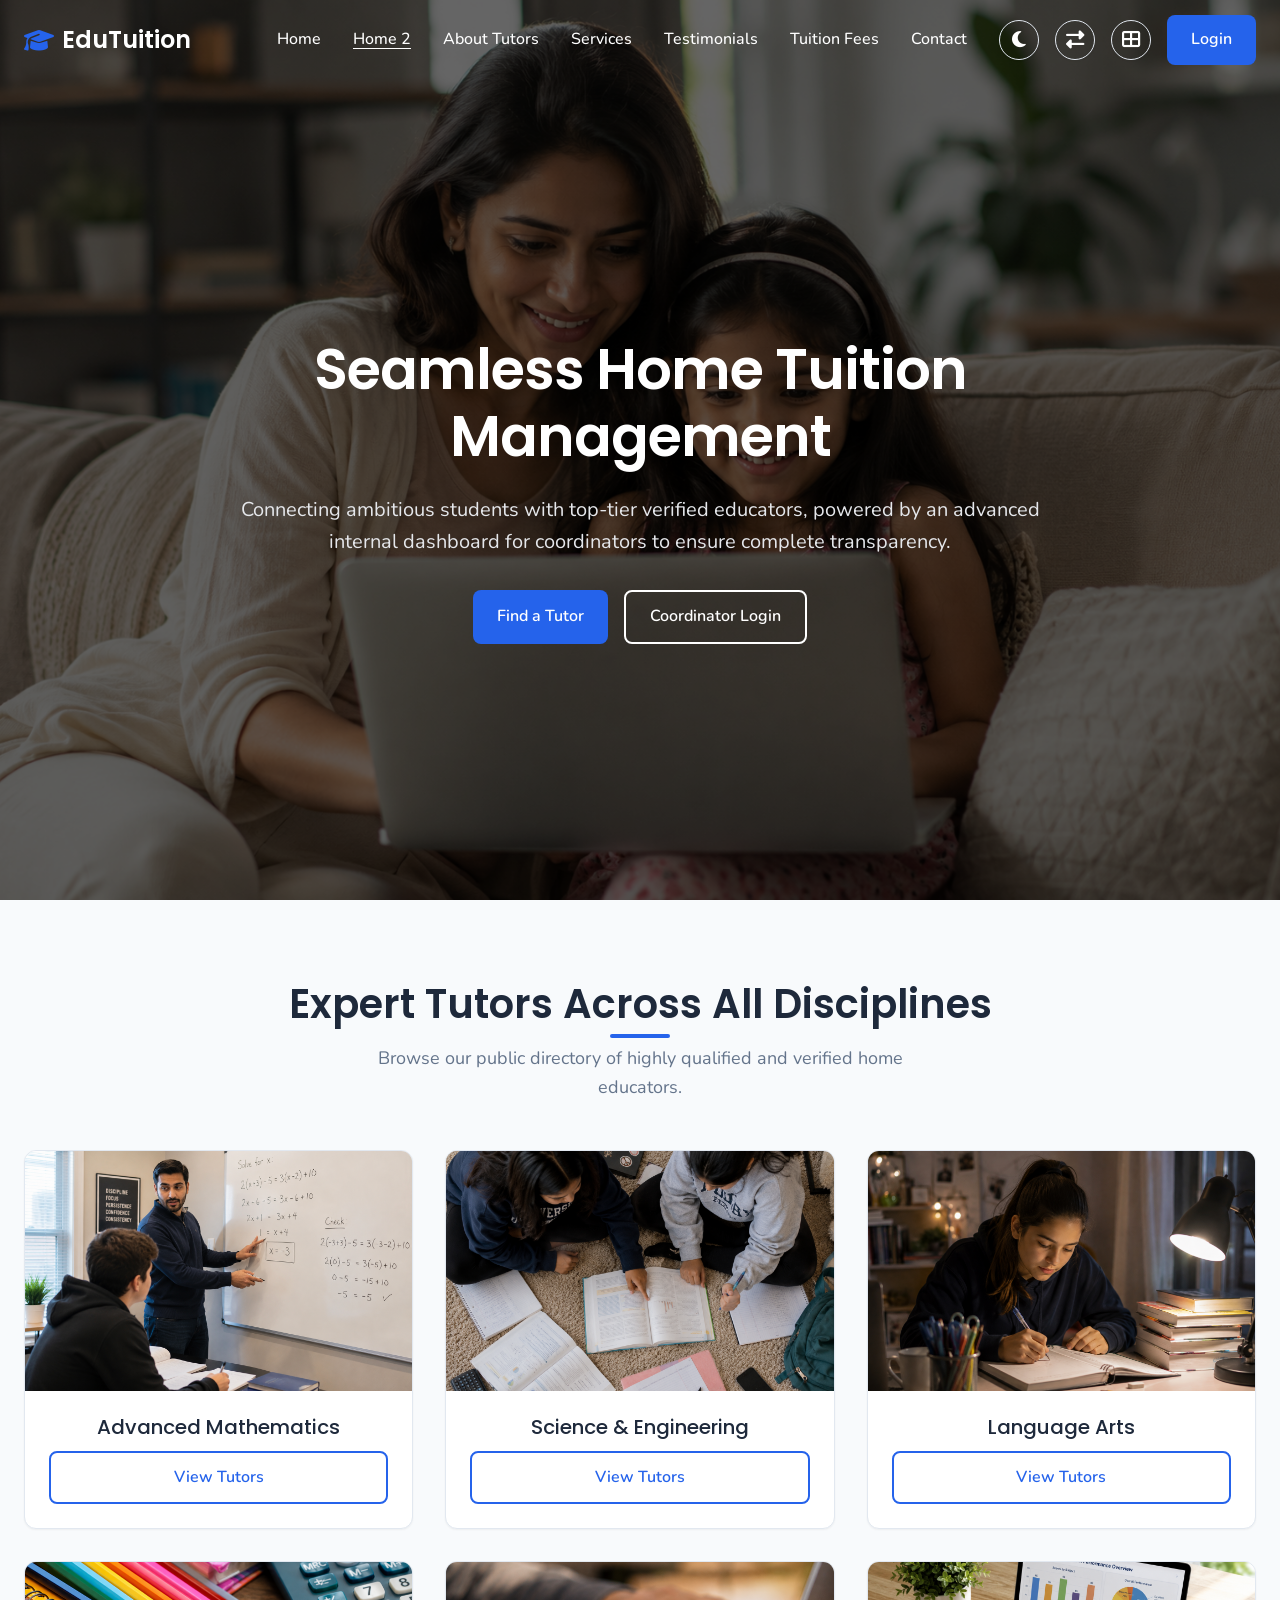
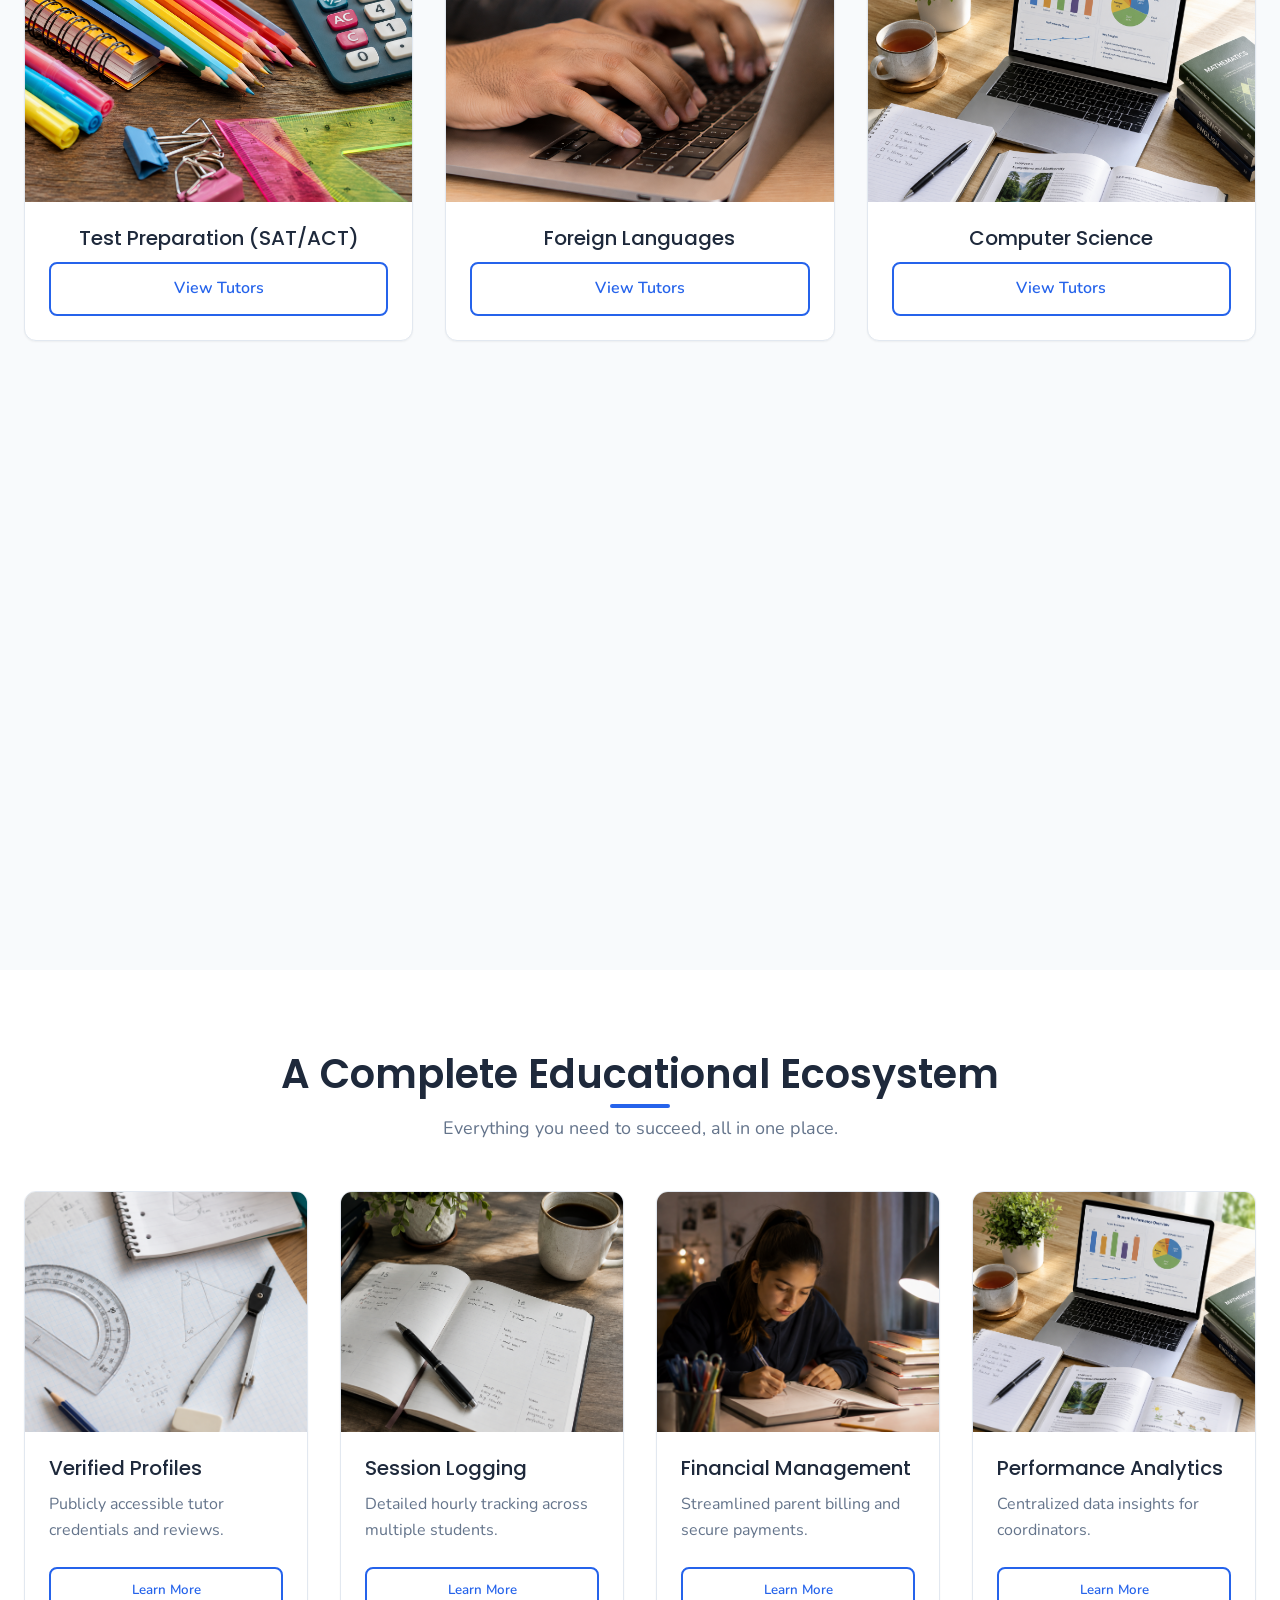
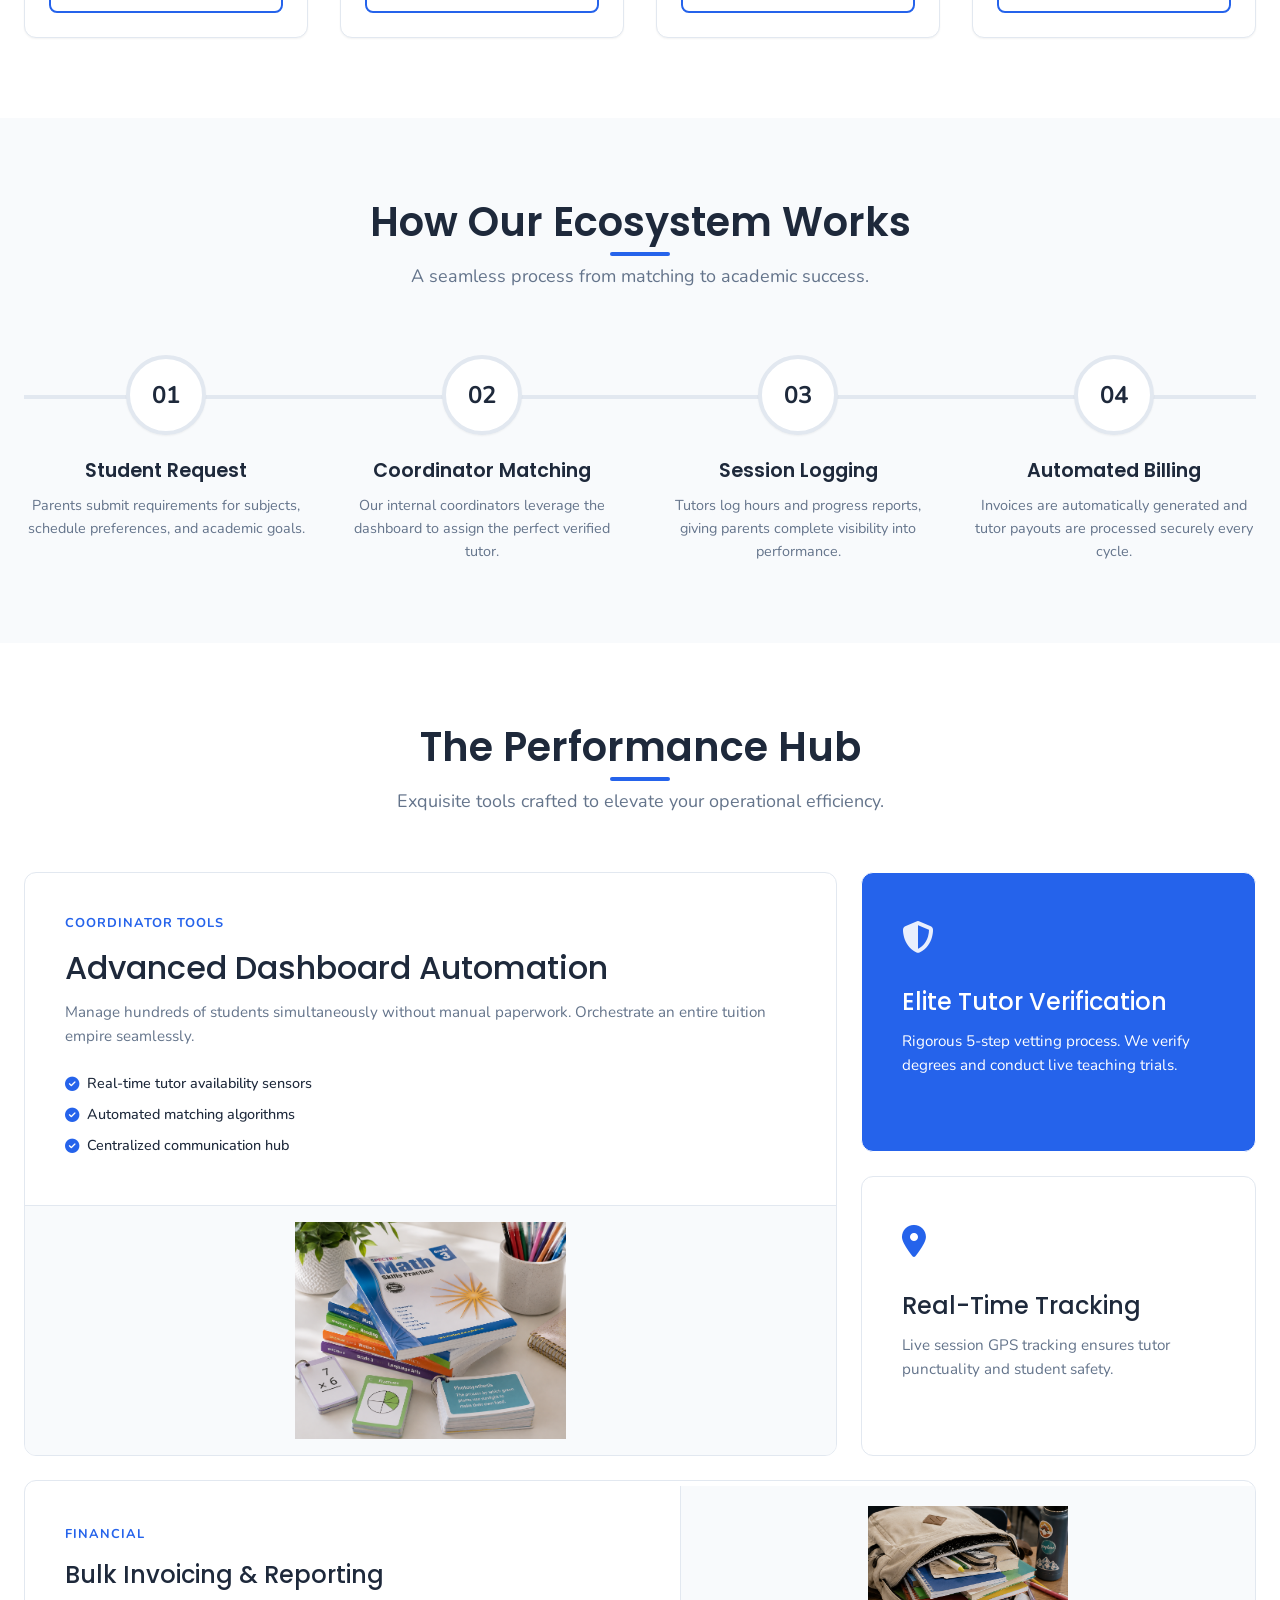
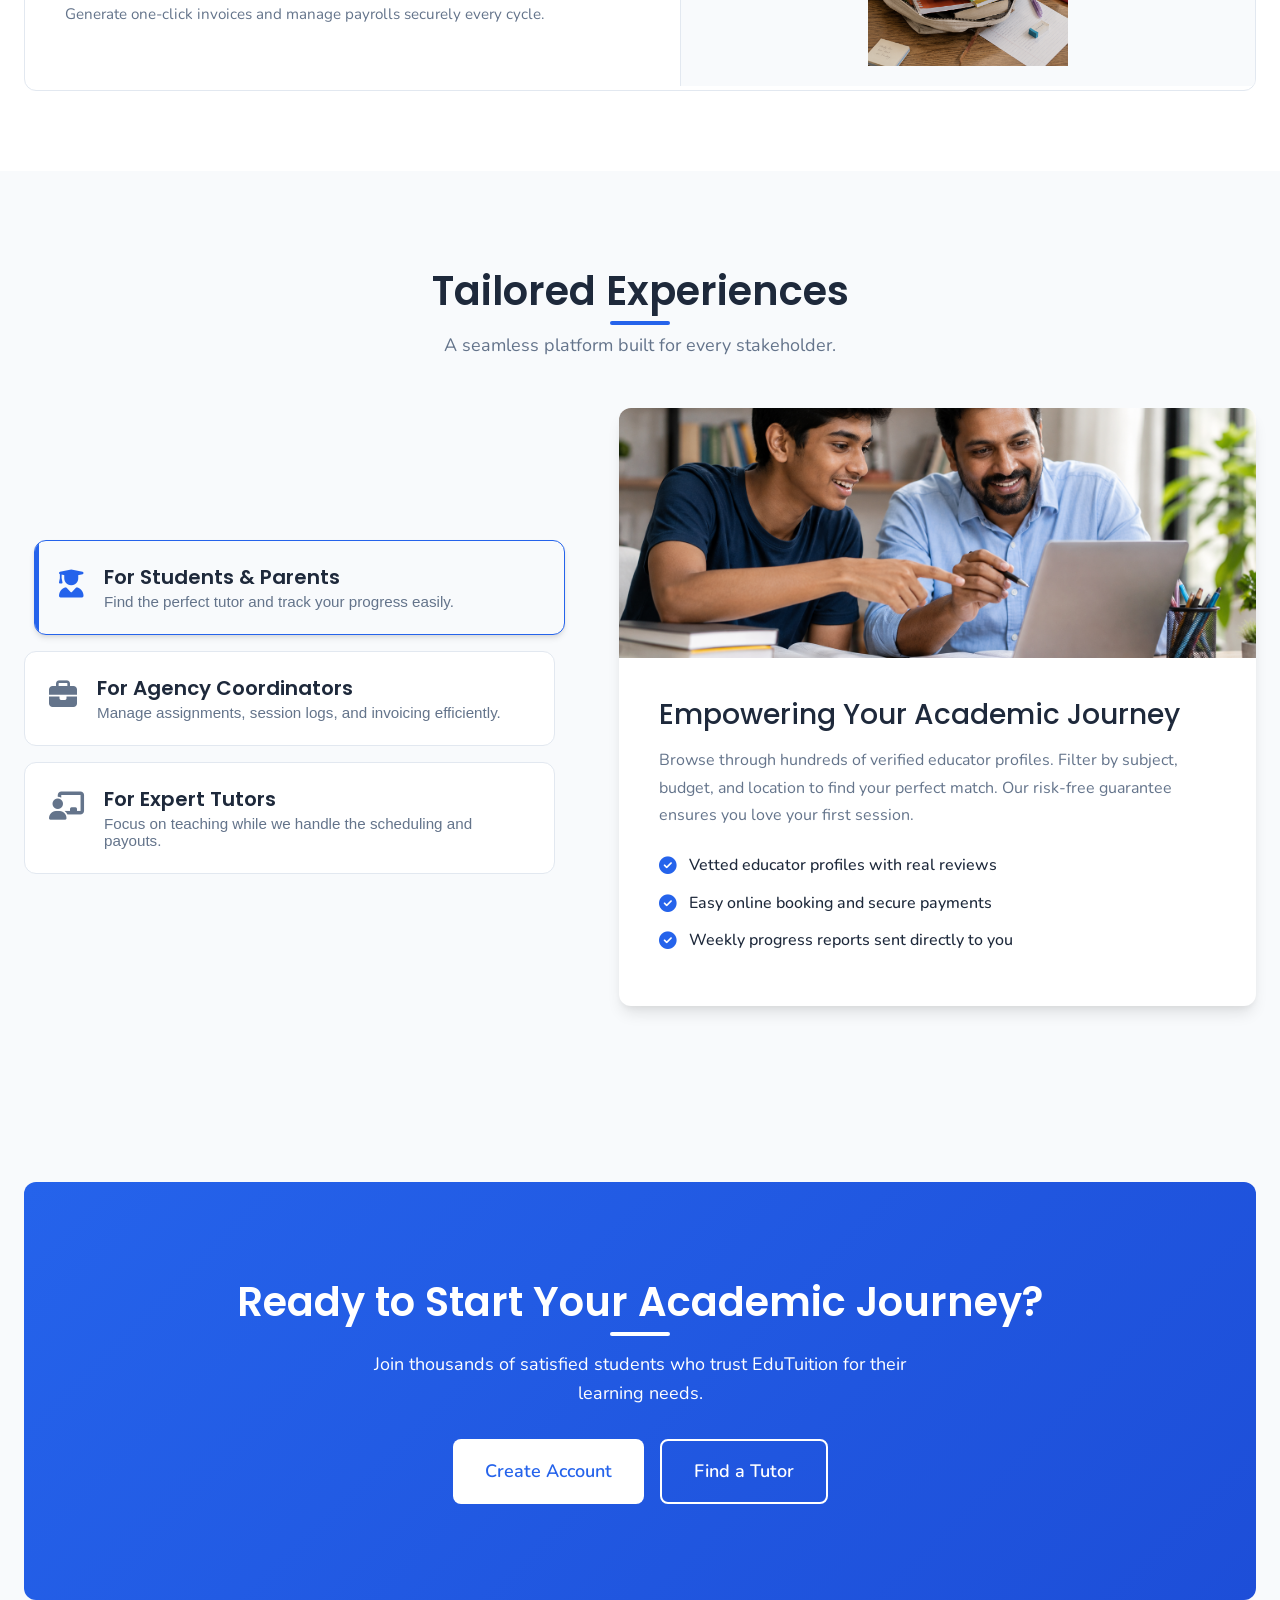
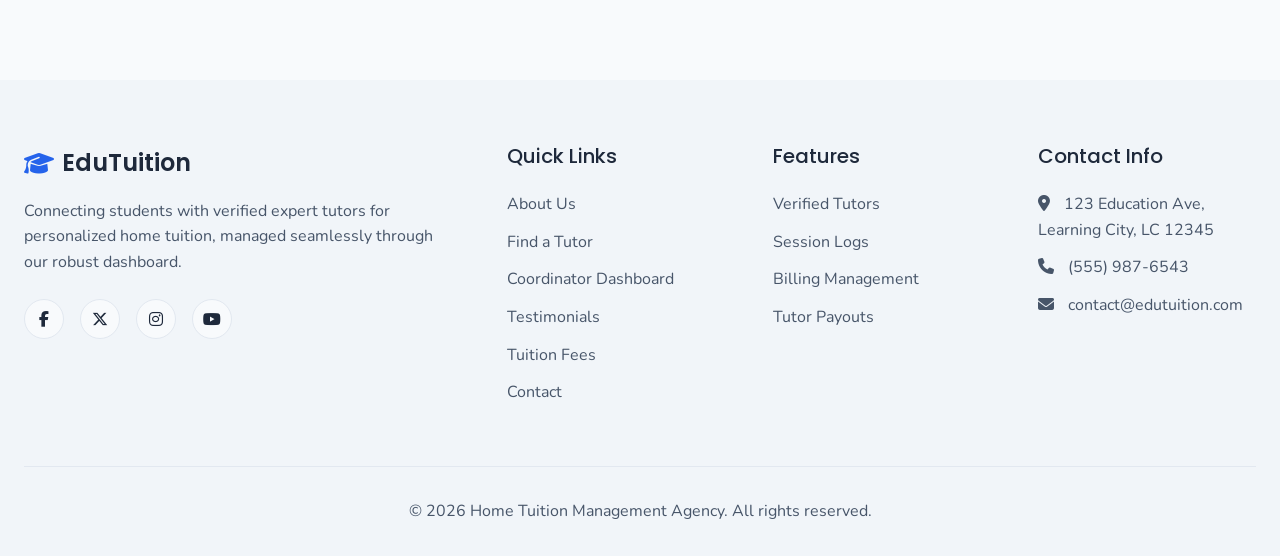
<file: home-2.html>
<!DOCTYPE html>
<html lang="en">
<head>
  <meta charset="UTF-8">
  <meta name="viewport" content="width=device-width, initial-level=1.0">
  <title>Home 2 | Home Tuition Management Agency</title>
  <link rel="icon" type="image/svg+xml" href="assets/images/favicon.svg">
  <link rel="stylesheet" href="https://cdnjs.cloudflare.com/ajax/libs/font-awesome/6.5.1/css/all.min.css">
  <link rel="stylesheet" href="assets/css/style.css">
  <style>
    .hero-premium {
      min-height: 100vh;
      display: flex;
      align-items: center;
      padding-top: 80px;
      position: relative;
      overflow: hidden;
      text-align: center;
    }
    .hero-premium .hero-content {
      max-width: 800px;
      margin: 0 auto;
    }
    .hero-premium .hero-title {
      font-size: 5rem;
      letter-spacing: -1px;
    }
    .hero-premium .hero-actions {
      justify-content: center;
    }

    /* Horizontal Roadmap Timeline */
    .timeline-container {
      display: flex;
      justify-content: space-between;
      position: relative;
      margin-top: 4rem;
      gap: 2rem;
    }
    
    .timeline-container::before {
      content: '';
      position: absolute;
      top: 40px;
      left: 0;
      width: 100%;
      height: 4px;
      background-color: var(--border);
      z-index: 1;
    }
    
    .timeline-step {
      flex: 1;
      text-align: center;
      position: relative;
      z-index: 2;
    }
    
    .timeline-node {
      width: 80px;
      height: 80px;
      border-radius: 50%;
      background-color: var(--bg-surface);
      border: 4px solid var(--border);
      color: var(--text-dark);
      font-size: 1.5rem;
      font-weight: 700;
      display: flex;
      align-items: center;
      justify-content: center;
      margin: 0 auto 1.5rem;
      transition: var(--transition);
      box-shadow: var(--shadow-sm);
    }
    
    .timeline-step:hover .timeline-node {
      background-color: var(--primary);
      border-color: var(--primary);
      color: #ffffff;
      transform: level(1.1);
      box-shadow: 0 0 20px rgba(211, 47, 47, 0.4);
    }
    
    .timeline-title {
      font-size: 1.2rem;
      font-weight: 600;
      color: var(--text-dark);
      margin-bottom: 0.75rem;
    }
    
    .timeline-desc {
      font-size: 0.9rem;
      color: var(--text-light);
      line-height: 1.6;
    }
    
    /* Alternating Split Showcase */
    .split-row {
      display: flex;
      align-items: center;
      gap: 5rem;
      margin-bottom: 6rem;
    }
    
    .split-row:last-child {
      margin-bottom: 0;
    }
    
    .split-row:nth-child(even) {
      flex-direction: row-reverse;
    }
    
    .split-text {
      flex: 1.1;
    }
    
    .split-img-wrap {
      flex: 0.9;
      border-radius: var(--radius-lg);
      overflow: hidden;
      box-shadow: var(--shadow-lg);
      transition: var(--transition);
    }
    
    .split-img-wrap img {
      width: 100%;
      height: 100%;
      object-fit: cover;
      transition: var(--transition);
    }
    
    .split-img-wrap:hover img {
      transform: level(1.05);
    }
    
    .split-tag {
      color: var(--primary);
      text-transform: uppercase;
      font-size: 0.85rem;
      font-weight: 700;
      letter-spacing: 1px;
      display: block;
      margin-bottom: 0.75rem;
    }
    
    .split-title {
      font-size: 2.25rem;
      font-weight: 600;
      color: var(--text-dark);
      margin-bottom: 1.25rem;
    }
    
    .split-desc {
      color: var(--text-light);
      line-height: 1.8;
      margin-bottom: 2rem;
      font-size: 1.05rem;
    }
    
    .split-features {
      list-style: none;
      padding: 0;
    }
    
    .split-features li {
      position: relative;
      padding-left: 2rem;
      margin-bottom: 0.75rem;
      color: var(--text-dark);
      font-weight: 500;
    }
    
    .split-features li::before {
      content: '\f00c';
      font-family: 'Font Awesome 6 Free';
      font-weight: 900;
      color: var(--primary);
      position: absolute;
      left: 0;
      top: 2px;
    }
    
    /* Responsive timeline and split rows */
    @media (max-width: 992px) {
      .timeline-container {
        flex-direction: column;
        gap: 3rem;
      }
      .timeline-container::before {
        display: none;
      }
      .split-row, .split-row:nth-child(even) {
        flex-direction: column;
        gap: 3rem;
      }
    }

    /* 3D Exploded Study Plan Stack */
    /* Interactive Tabs Section */
    .interactive-tabs-section {
      background-color: var(--bg-main);
      padding: 6rem 0;
      overflow: hidden;
    }
    
    .tabs-container {
      display: grid;
      grid-template-columns: 1fr 1.2fr;
      gap: 4rem;
      margin-top: 3rem;
      align-items: center;
    }
    
    .tabs-nav {
      display: flex;
      flex-direction: column;
      gap: 1rem;
    }
    
    .tab-btn {
      display: flex;
      align-items: flex-start;
      gap: 1.25rem;
      padding: 1.5rem;
      background: var(--bg-surface);
      border: 1px solid var(--border);
      border-radius: var(--radius-lg);
      cursor: pointer;
      text-align: left;
      transition: all 0.3s ease;
      position: relative;
      overflow: hidden;
    }
    
    .tab-btn::before {
      content: '';
      position: absolute;
      left: 0;
      top: 0;
      height: 100%;
      width: 4px;
      background: var(--primary);
      transform: scaleY(0);
      transition: transform 0.3s ease;
      transform-origin: center;
    }
    
    .tab-btn:hover {
      border-color: var(--primary);
      transform: translateX(5px);
    }
    
    .tab-btn.active {
      background: var(--bg-main);
      border-color: var(--primary);
      box-shadow: var(--shadow-md);
      transform: translateX(10px);
    }
    
    .tab-btn.active::before {
      transform: scaleY(1);
    }
    
    .tab-icon {
      font-size: 1.75rem;
      color: var(--text-light);
      transition: color 0.3s ease;
      margin-top: 0.25rem;
    }
    
    .tab-btn.active .tab-icon {
      color: var(--primary);
    }
    
    .tab-text h4 {
      font-size: 1.25rem;
      margin-bottom: 0.25rem;
      color: var(--text-dark);
    }
    
    .tab-text p {
      font-size: 0.95rem;
      color: var(--text-light);
      margin: 0;
    }
    
    .tabs-content-area {
      position: relative;
      min-height: 500px;
      border-radius: var(--radius-lg);
      overflow: hidden;
      box-shadow: var(--shadow-lg);
      background: var(--bg-surface);
    }
    
    .tab-pane {
      position: absolute;
      top: 0;
      left: 0;
      width: 100%;
      height: 100%;
      opacity: 0;
      visibility: hidden;
      transition: all 0.5s ease;
      display: flex;
      flex-direction: column;
    }
    
    .tab-pane.active {
      opacity: 1;
      visibility: visible;
      position: relative;
    }
    
    .tab-pane-img {
      width: 100%;
      height: 250px;
      object-fit: cover;
    }
    
    .tab-pane-info {
      padding: 2.5rem;
      flex: 1;
      display: flex;
      flex-direction: column;
      justify-content: center;
    }
    
    .tab-pane-info h3 {
      font-size: 1.75rem;
      margin-bottom: 1rem;
      color: var(--text-dark);
    }
    
    .tab-pane-info p {
      color: var(--text-light);
      margin-bottom: 1.5rem;
      line-height: 1.7;
    }
    
    .tab-features-list {
      list-style: none;
      padding: 0;
      margin: 0;
    }
    
    .tab-features-list li {
      display: flex;
      align-items: center;
      gap: 0.75rem;
      margin-bottom: 0.75rem;
      color: var(--text-dark);
      font-weight: 500;
    }
    
    .tab-features-list li i {
      color: var(--primary);
      font-size: 1.1rem;
    }
    
    @media (max-width: 992px) {
      .tabs-container {
        grid-template-columns: 1fr;
      }
      .tab-btn.active {
        transform: translateY(-5px) translateX(0);
      }
      .tab-btn:hover {
        transform: translateY(-2px) translateX(0);
      }
      .tab-btn::before {
        width: 100%;
        height: 4px;
        top: 0;
        left: 0;
        transform: scaleX(0);
      }
      .tab-btn.active::before {
        transform: scaleX(1);
      }
    }

    /* Bento Grid Section */
    .bento-grid {
      display: grid;
      grid-template-columns: repeat(3, 1fr);
      grid-template-rows: auto auto;
      gap: 1.5rem;
      margin-top: 3.5rem;
    }
    
    .bento-cell {
      background: var(--bg-surface);
      border-radius: var(--radius-lg);
      border: 1px solid var(--border);
      overflow: hidden;
      transition: transform 0.3s ease, box-shadow 0.3s ease;
      display: flex;
      flex-direction: column;
      position: relative;
    }
    
    .bento-cell:hover {
      transform: translateY(-5px);
      box-shadow: var(--shadow-md);
      border-color: var(--primary-light);
    }
    
    .bento-content {
      padding: 2.5rem;
      display: flex;
      flex-direction: column;
      flex: 1;
    }
    
    .bento-tag {
      display: inline-block;
      font-size: 0.8rem;
      text-transform: uppercase;
      font-weight: 700;
      letter-spacing: 1px;
      color: var(--primary);
      margin-bottom: 1rem;
    }
    
    .bento-title {
      font-size: 1.5rem;
      color: var(--text-dark);
      margin-bottom: 0.75rem;
    }
    
    .bento-desc {
      color: var(--text-light);
      font-size: 0.95rem;
      line-height: 1.6;
      margin-bottom: 1.5rem;
    }
    
    .bento-features {
      list-style: none;
      padding: 0;
      margin: 0;
      margin-top: auto;
    }
    
    .bento-features li {
      display: flex;
      align-items: center;
      gap: 0.5rem;
      color: var(--text-dark);
      font-weight: 500;
      font-size: 0.9rem;
      margin-bottom: 0.5rem;
    }
    
    .bento-features i {
      color: var(--primary);
    }
    
    .bento-icon {
      font-size: 2rem;
      color: var(--primary);
      margin-bottom: 1.5rem;
    }
    
    /* Specific Cells */
    .bento-large {
      grid-column: span 2;
      grid-row: span 2;
    }
    
    .bento-large .bento-title {
      font-size: 2rem;
    }
    
    .bento-large .bento-img {
      height: 250px;
      background: var(--bg-main);
      display: flex;
      align-items: center;
      justify-content: center;
      padding: 1rem;
      border-top: 1px solid var(--border);
    }
    
    .bento-large .bento-img img {
      max-height: 100%;
      object-fit: contain;
    }
    
    .bento-small {
      grid-column: span 1;
    }
    
    .bento-dark {
      background: var(--primary);
      color: white;
      border-color: var(--primary-dark);
    }
    
    .bento-dark .bento-title, 
    .bento-dark .bento-desc {
      color: white;
    }
    
    .bento-dark .bento-icon {
      color: white;
      opacity: 0.9;
    }
    
    .bento-wide {
      grid-column: span 3;
    }
    
    .bento-content-horizontal {
      display: flex;
      flex-direction: row;
      align-items: center;
      padding: 0;
    }
    
    .bento-text-side {
      padding: 2.5rem;
      flex: 1;
    }
    
    .bento-img-side {
      flex: 1;
      height: 200px;
      display: flex;
      align-items: center;
      justify-content: center;
      background: var(--bg-main);
      border-left: 1px solid var(--border);
    }
    
    .bento-img-side img {
      max-height: 80%;
      object-fit: contain;
    }
    
    @media (max-width: 992px) {
      .bento-grid {
        grid-template-columns: 1fr;
      }
      .bento-large, .bento-small, .bento-wide {
        grid-column: span 1;
        grid-row: auto;
      }
      .bento-content-horizontal {
        flex-direction: column;
      }
      .bento-img-side {
        width: 100%;
        border-left: none;
        border-top: 1px solid var(--border);
      }
    }
  </style>
</head>
<body>

    <!-- Navbar -->
  <nav class="navbar">
    <div class="container nav-container">
      <a href="index.html" class="logo">
        <i class="fas fa-graduation-cap"></i>
        <span>EduTuition</span>
      </a>
      
      <button class="mobile-toggle" aria-label="Toggle Menu">
        <i class="fas fa-bars"></i>
      </button>

            <ul class="nav-menu">
        <li><a href="index.html" class="nav-link">Home</a></li>
        <li><a href="home-2.html" class="nav-link active">Home 2</a></li>
        <li><a href="about.html" class="nav-link">About Tutors</a></li>
        <li><a href="services.html" class="nav-link">Services</a></li>
        <li><a href="testimonials.html" class="nav-link">Testimonials</a></li>
        <li><a href="pricing.html" class="nav-link">Tuition Fees</a></li>
        <li><a href="contact.html" class="nav-link">Contact</a></li>
        
        <li class="nav-actions">
          <button class="theme-toggle" aria-label="Toggle Dark Mode">
            <i class="fas fa-moon"></i>
          </button>
          <button class="rtl-toggle" aria-label="Toggle RTL">
            <i class="fas fa-exchange-alt"></i>
          </button>
          <div class="nav-dropdown" style="position: relative; display: flex; align-items: center;">
            <button class="cart-toggle dropdown-btn" aria-label="Portals">
              <i class="fas fa-th-large"></i>
            </button>
            <div class="dropdown-content">
              <a href="parent-dashboard.html"><i class="fas fa-user-graduate"></i> Parent Portal</a>
              <a href="tutor-dashboard.html"><i class="fas fa-chalkboard-teacher"></i> Tutor Portal</a>
              <a href="dashboard.html"><i class="fas fa-cog"></i> Coordinator Admin</a>
            </div>
          </div>
          <a href="login.html" class="btn btn-primary">Login</a>
        </li>
      </ul>
    </div>
  </nav>

  <!-- Hero Section -->
  <section class="hero hero-premium">
    <img src="assets/images/img2.png" alt="Home Tuition Premium Hero" class="hero-bg">
    <div class="hero-overlay" style="background: rgba(0,0,0,0.6);"></div>
    <div class="container" style="display: flex; align-items: center; justify-content: center; gap: 2rem; flex-wrap: wrap; z-index: 1; position: relative;">
      <div class="hero-content" style="text-align: center; max-width: 800px; flex: 1; min-width: 300px; margin: 0 auto;">
        <h1 class="hero-title" style="text-align: center; font-size: 3.5rem;">Seamless Home Tuition Management</h1>
        <p class="hero-desc">Connecting ambitious students with top-tier verified educators, powered by an advanced internal dashboard for coordinators to ensure complete transparency.</p>
        <div class="hero-actions" style="justify-content: center;">
          <a href="services.html" class="btn btn-primary">Find a Tutor</a>
          <a href="dashboard.html" class="btn btn-outline" style="color:#fff; border-color:#fff;">Coordinator Login</a>
        </div>
      </div>
    </div>
  </section>

  <!-- Section 1: The Public Tutor Directory (Grid 6) -->
  <section id="directory" class="section">
    <div class="container">
      <div class="text-center">
        <h2 class="section-title">Expert Tutors Across All Disciplines</h2>
        <p class="section-subtitle">Browse our public directory of highly qualified and verified home educators.</p>
      </div>
      
      <div class="grid-6">
        <div class="card">
          <div class="card-img-wrap"><img src="assets/images/img28.png" alt="Mathematics" class="card-img"></div>
          <div class="card-body text-center">
            <h3 class="card-title">Advanced Mathematics</h3>
            <div class="card-footer"><a href="services.html" class="btn btn-outline" style="width:100%">View Tutors</a></div>
          </div>
        </div>
        <div class="card">
          <div class="card-img-wrap"><img src="assets/images/img31.png" alt="Science & Engineering" class="card-img"></div>
          <div class="card-body text-center">
            <h3 class="card-title">Science & Engineering</h3>
            <div class="card-footer"><a href="services.html" class="btn btn-outline" style="width:100%">View Tutors</a></div>
          </div>
        </div>
        <div class="card">
          <div class="card-img-wrap"><img src="assets/images/img22.png" alt="Language Arts" class="card-img"></div>
          <div class="card-body text-center">
            <h3 class="card-title">Language Arts</h3>
            <div class="card-footer"><a href="services.html" class="btn btn-outline" style="width:100%">View Tutors</a></div>
          </div>
        </div>
        <div class="card">
          <div class="card-img-wrap"><img src="assets/images/img24.png" alt="Test Preparation" class="card-img"></div>
          <div class="card-body text-center">
            <h3 class="card-title">Test Preparation (SAT/ACT)</h3>
            <div class="card-footer"><a href="services.html" class="btn btn-outline" style="width:100%">View Tutors</a></div>
          </div>
        </div>
        <div class="card">
          <div class="card-img-wrap"><img src="assets/images/img25.png" alt="Foreign Languages" class="card-img"></div>
          <div class="card-body text-center">
            <h3 class="card-title">Foreign Languages</h3>
            <div class="card-footer"><a href="services.html" class="btn btn-outline" style="width:100%">View Tutors</a></div>
          </div>
        </div>
        <div class="card">
          <div class="card-img-wrap"><img src="assets/images/img23.png" alt="Computer Science" class="card-img"></div>
          <div class="card-body text-center">
            <h3 class="card-title">Computer Science</h3>
            <div class="card-footer"><a href="services.html" class="btn btn-outline" style="width:100%">View Tutors</a></div>
          </div>
        </div>
      </div>
    </div>
  </section>

  
  <!-- Section 3: Coordinator Dashboard & Operations -->
  <section class="section">
    <div class="container">
      <div class="info-section">
        <div class="info-image">
          <img src="assets/images/img17.png" alt="Coordinator Dashboard" style="width:100%; display:block;">
        </div>
        <div class="info-content">
          <h2 class="section-title">Powerful Internal Dashboard</h2>
          <p style="margin-top:1.5rem; margin-bottom:1rem; color:var(--text-light);">Managing multiple tutors and students requires robust tools. Our internal dashboard empowers coordinators to efficiently handle assignments, track session logs, and process billingâ€”all from one centralized hub.</p>
          <ul style="margin-bottom: 2rem; color:var(--text-light); padding-left: 1.5rem; list-style-type: disc;">
            <li style="margin-bottom: 0.5rem;">Intelligent Tutor Assignments & Matching.</li>
            <li style="margin-bottom: 0.5rem;">Real-time Session Logs & Progress Tracking.</li>
            <li style="margin-bottom: 0.5rem;">Automated Parent Billing & Tutor Payouts.</li>
          </ul>
          <a href="dashboard.html" class="btn btn-primary">Explore Dashboard</a>
        </div>
      </div>
    </div>
  </section>

  <!-- Section 4: Ecosystem Features (Grid 4) -->
  <section class="section section-bg">
    <div class="container">
      <div class="text-center">
        <h2 class="section-title">A Complete Educational Ecosystem</h2>
        <p class="section-subtitle">Everything you need to succeed, all in one place.</p>
      </div>
      
      <div class="grid-4">
        <div class="card">
          <div class="card-img-wrap"><img src="assets/images/img26.png" alt="Verified Profiles" class="card-img"></div>
          <div class="card-body">
            <h3 class="card-title">Verified Profiles</h3>
            <p class="card-text">Publicly accessible tutor credentials and reviews.</p>
            <div class="card-footer"><button class="btn btn-outline" style="width:100%">Learn More</button></div>
          </div>
        </div>
        <div class="card">
          <div class="card-img-wrap"><img src="assets/images/img27.png" alt="Session Logging" class="card-img"></div>
          <div class="card-body">
            <h3 class="card-title">Session Logging</h3>
            <p class="card-text">Detailed hourly tracking across multiple students.</p>
            <div class="card-footer"><button class="btn btn-outline" style="width:100%">Learn More</button></div>
          </div>
        </div>
        <div class="card">
          <div class="card-img-wrap"><img src="assets/images/img22.png" alt="Financial Management" class="card-img"></div>
          <div class="card-body">
            <h3 class="card-title">Financial Management</h3>
            <p class="card-text">Streamlined parent billing and secure payments.</p>
            <div class="card-footer"><button class="btn btn-outline" style="width:100%">Learn More</button></div>
          </div>
        </div>
        <div class="card">
          <div class="card-img-wrap"><img src="assets/images/img23.png" alt="Performance Analytics" class="card-img"></div>
          <div class="card-body">
            <h3 class="card-title">Performance Analytics</h3>
            <p class="card-text">Centralized data insights for coordinators.</p>
            <div class="card-footer"><button class="btn btn-outline" style="width:100%">Learn More</button></div>
          </div>
        </div>
      </div>
    </div>
  </section>

  <!-- Section 5: How the Ecosystem Works (Timeline) -->
  <section class="section">
    <div class="container">
      <div class="text-center">
        <h2 class="section-title">How Our Ecosystem Works</h2>
        <p class="section-subtitle">A seamless process from matching to academic success.</p>
      </div>
      
      <div class="timeline-container">
        <!-- Step 1 -->
        <div class="timeline-step">
          <div class="timeline-node">01</div>
          <h3 class="timeline-title">Student Request</h3>
          <p class="timeline-desc">Parents submit requirements for subjects, schedule preferences, and academic goals.</p>
        </div>
        
        <!-- Step 2 -->
        <div class="timeline-step">
          <div class="timeline-node">02</div>
          <h3 class="timeline-title">Coordinator Matching</h3>
          <p class="timeline-desc">Our internal coordinators leverage the dashboard to assign the perfect verified tutor.</p>
        </div>
        
        <!-- Step 3 -->
        <div class="timeline-step">
          <div class="timeline-node">03</div>
          <h3 class="timeline-title">Session Logging</h3>
          <p class="timeline-desc">Tutors log hours and progress reports, giving parents complete visibility into performance.</p>
        </div>
        
        <!-- Step 4 -->
        <div class="timeline-step">
          <div class="timeline-node">04</div>
          <h3 class="timeline-title">Automated Billing</h3>
          <p class="timeline-desc">Invoices are automatically generated and tutor payouts are processed securely every cycle.</p>
        </div>
      </div>
    </div>
  </section>

  <!-- Section 6: The Performance Hub (Bento Box Grid) -->
  <section class="section section-bg">
    <div class="container">
      <div class="text-center">
        <h2 class="section-title">The Performance Hub</h2>
        <p class="section-subtitle">Exquisite tools crafted to elevate your operational efficiency.</p>
      </div>
      
      <div class="bento-grid">
        <!-- Main Large Cell -->
        <div class="bento-cell bento-large">
          <div class="bento-content">
            <span class="bento-tag">Coordinator Tools</span>
            <h3 class="bento-title">Advanced Dashboard Automation</h3>
            <p class="bento-desc">Manage hundreds of students simultaneously without manual paperwork. Orchestrate an entire tuition empire seamlessly.</p>
            <ul class="bento-features">
              <li><i class="fas fa-check-circle"></i> Real-time tutor availability sensors</li>
              <li><i class="fas fa-check-circle"></i> Automated matching algorithms</li>
              <li><i class="fas fa-check-circle"></i> Centralized communication hub</li>
            </ul>
          </div>
          <div class="bento-img">
            <img src="assets/images/img32.png" alt="Advanced Dashboard">
          </div>
        </div>

        <!-- Top Right Small Cell -->
        <div class="bento-cell bento-small bento-dark">
          <div class="bento-content">
            <div class="bento-icon"><i class="fas fa-shield-alt"></i></div>
            <h3 class="bento-title">Elite Tutor Verification</h3>
            <p class="bento-desc">Rigorous 5-step vetting process. We verify degrees and conduct live teaching trials.</p>
          </div>
        </div>

        <!-- Bottom Right Small Cell -->
        <div class="bento-cell bento-small">
          <div class="bento-content">
            <div class="bento-icon"><i class="fas fa-map-marker-alt"></i></div>
            <h3 class="bento-title">Real-Time Tracking</h3>
            <p class="bento-desc">Live session GPS tracking ensures tutor punctuality and student safety.</p>
          </div>
        </div>

        <!-- Bottom Wide Cell -->
        <div class="bento-cell bento-wide">
          <div class="bento-content-horizontal">
            <div class="bento-text-side">
              <span class="bento-tag">Financial</span>
              <h3 class="bento-title">Bulk Invoicing & Reporting</h3>
              <p class="bento-desc">Generate one-click invoices and manage payrolls securely every cycle.</p>
            </div>
            <div class="bento-img-side">
              <img src="assets/images/img33.png" alt="Invoicing">
            </div>
          </div>
        </div>
      </div>
    </div>
  </section>

  <!-- Section 7: Tailored Experiences (Interactive Tabs) -->
  <section class="interactive-tabs-section section">
    <div class="container">
      <div class="text-center">
        <h2 class="section-title">Tailored Experiences</h2>
        <p class="section-subtitle">A seamless platform built for every stakeholder.</p>
      </div>

      <div class="tabs-container">
        <!-- Tab Buttons (Left) -->
        <div class="tabs-nav">
          <button class="tab-btn active" data-target="tab-students">
            <div class="tab-icon"><i class="fas fa-user-graduate"></i></div>
            <div class="tab-text">
              <h4>For Students & Parents</h4>
              <p>Find the perfect tutor and track your progress easily.</p>
            </div>
          </button>
          
          <button class="tab-btn" data-target="tab-coordinators">
            <div class="tab-icon"><i class="fas fa-briefcase"></i></div>
            <div class="tab-text">
              <h4>For Agency Coordinators</h4>
              <p>Manage assignments, session logs, and invoicing efficiently.</p>
            </div>
          </button>
          
          <button class="tab-btn" data-target="tab-tutors">
            <div class="tab-icon"><i class="fas fa-chalkboard-teacher"></i></div>
            <div class="tab-text">
              <h4>For Expert Tutors</h4>
              <p>Focus on teaching while we handle the scheduling and payouts.</p>
            </div>
          </button>
        </div>

        <!-- Tab Content (Right) -->
        <div class="tabs-content-area">
          <!-- Student Tab -->
          <div class="tab-pane active" id="tab-students">
            <img src="assets/images/img17.png" alt="Students and Parents" class="tab-pane-img">
            <div class="tab-pane-info">
              <h3>Empowering Your Academic Journey</h3>
              <p>Browse through hundreds of verified educator profiles. Filter by subject, budget, and location to find your perfect match. Our risk-free guarantee ensures you love your first session.</p>
              <ul class="tab-features-list">
                <li><i class="fas fa-check-circle"></i> Vetted educator profiles with real reviews</li>
                <li><i class="fas fa-check-circle"></i> Easy online booking and secure payments</li>
                <li><i class="fas fa-check-circle"></i> Weekly progress reports sent directly to you</li>
              </ul>
            </div>
          </div>

          <!-- Coordinator Tab -->
          <div class="tab-pane" id="tab-coordinators">
            <img src="assets/images/img32.png" alt="Agency Coordinators" class="tab-pane-img">
            <div class="tab-pane-info">
              <h3>Total Control Over Operations</h3>
              <p>Eliminate manual paperwork. Our sophisticated dashboard allows you to assign tutors, track ongoing sessions in real-time, and auto-generate invoices for hundreds of clients simultaneously.</p>
              <ul class="tab-features-list">
                <li><i class="fas fa-check-circle"></i> Centralized matching and assignment hub</li>
                <li><i class="fas fa-check-circle"></i> Real-time tutor GPS and session tracking</li>
                <li><i class="fas fa-check-circle"></i> Automated billing and payroll cycles</li>
              </ul>
            </div>
          </div>

          <!-- Tutors Tab -->
          <div class="tab-pane" id="tab-tutors">
            <img src="assets/images/img33.png" alt="Expert Tutors" class="tab-pane-img">
            <div class="tab-pane-info">
              <h3>Focus on What You Do Best: Teaching</h3>
              <p>Join our elite network of educators. We handle all the client acquisition, scheduling conflicts, and payment collections so you can focus entirely on delivering exceptional lessons.</p>
              <ul class="tab-features-list">
                <li><i class="fas fa-check-circle"></i> Flexible scheduling and automated reminders</li>
                <li><i class="fas fa-check-circle"></i> Guaranteed on-time bi-weekly payouts</li>
                <li><i class="fas fa-check-circle"></i> Access to premium teaching resources</li>
              </ul>
            </div>
          </div>
        </div>
      </div>
    </div>
  </section>

  <!-- Section 8: Unique Design Section (CTA) -->
  <section class="cta-section">
    <div class="container">
      <h2 class="section-title" style="margin-bottom: 1.5rem;">Ready to Start Your Academic Journey?</h2>
      <p style="max-width: 600px; margin: 0 auto 2rem; font-size: 1.125rem;">Join thousands of satisfied students who trust EduTuition for their learning needs.</p>
      <div class="cta-actions" style="display: flex; justify-content: center; gap: 1rem;">
        <a href="register.html" class="btn btn-primary" style="font-size: 1.125rem; padding: 1rem 2rem;">Create Account</a>
        <a href="services.html" class="btn btn-outline btn-cta-outline" style="font-size: 1.125rem; padding: 1rem 2rem;">Find a Tutor</a>
      </div>
    </div>
  </section>

    <!-- Footer -->
  <footer class="footer">
    <div class="container">
      <div class="footer-grid">
        <div class="footer-about">
          <a href="index.html" class="logo" style="margin-bottom: 1rem; display: inline-flex;">
            <i class="fas fa-graduation-cap"></i>
            <span>EduTuition</span>
          </a>
          <p>Connecting students with verified expert tutors for personalized home tuition, managed seamlessly through our robust dashboard.</p>
          <div class="social-links" style="margin-top: 1.5rem;">
            <a href="#" class="social-link"><i class="fab fa-facebook-f"></i></a>
            <a href="#" class="social-link"><i class="fab fa-x-twitter"></i></a>
            <a href="#" class="social-link"><i class="fab fa-instagram"></i></a>
            <a href="#" class="social-link"><i class="fab fa-youtube"></i></a>
          </div>
        </div>
        
        <div class="footer-links-col">
          <h3 class="footer-title">Quick Links</h3>
          <ul class="footer-links">
            <li><a href="about.html">About Us</a></li>
            <li><a href="services.html">Find a Tutor</a></li>
            <li><a href="dashboard.html">Coordinator Dashboard</a></li>
            <li><a href="testimonials.html">Testimonials</a></li>
            <li><a href="pricing.html">Tuition Fees</a></li>
            <li><a href="contact.html">Contact</a></li>
          </ul>
        </div>
        
        <div class="footer-links-col">
          <h3 class="footer-title">Features</h3>
          <ul class="footer-links">
            <li><a href="services.html">Verified Tutors</a></li>
            <li><a href="dashboard.html">Session Logs</a></li>
            <li><a href="dashboard.html">Billing Management</a></li>
            <li><a href="pricing.html">Tutor Payouts</a></li>
          </ul>
        </div>
        
        <div class="footer-contact">
          <h3 class="footer-title">Contact Info</h3>
          <ul class="footer-links">
            <li><i class="fas fa-map-marker-alt" style="margin-right: 10px;"></i> 123 Education Ave, Learning City, LC 12345</li>
            <li><i class="fas fa-phone" style="margin-right: 10px;"></i> (555) 987-6543</li>
            <li><i class="fas fa-envelope" style="margin-right: 10px;"></i> contact@edutuition.com</li>
          </ul>
        </div>
      </div>
      
      <div class="footer-bottom">
        <p>&copy; 2026 Home Tuition Management Agency. All rights reserved.</p>
      </div>
    </div>
  </footer>

  <script src="assets/js/main.js"></script>
</body>
</html>
</file>
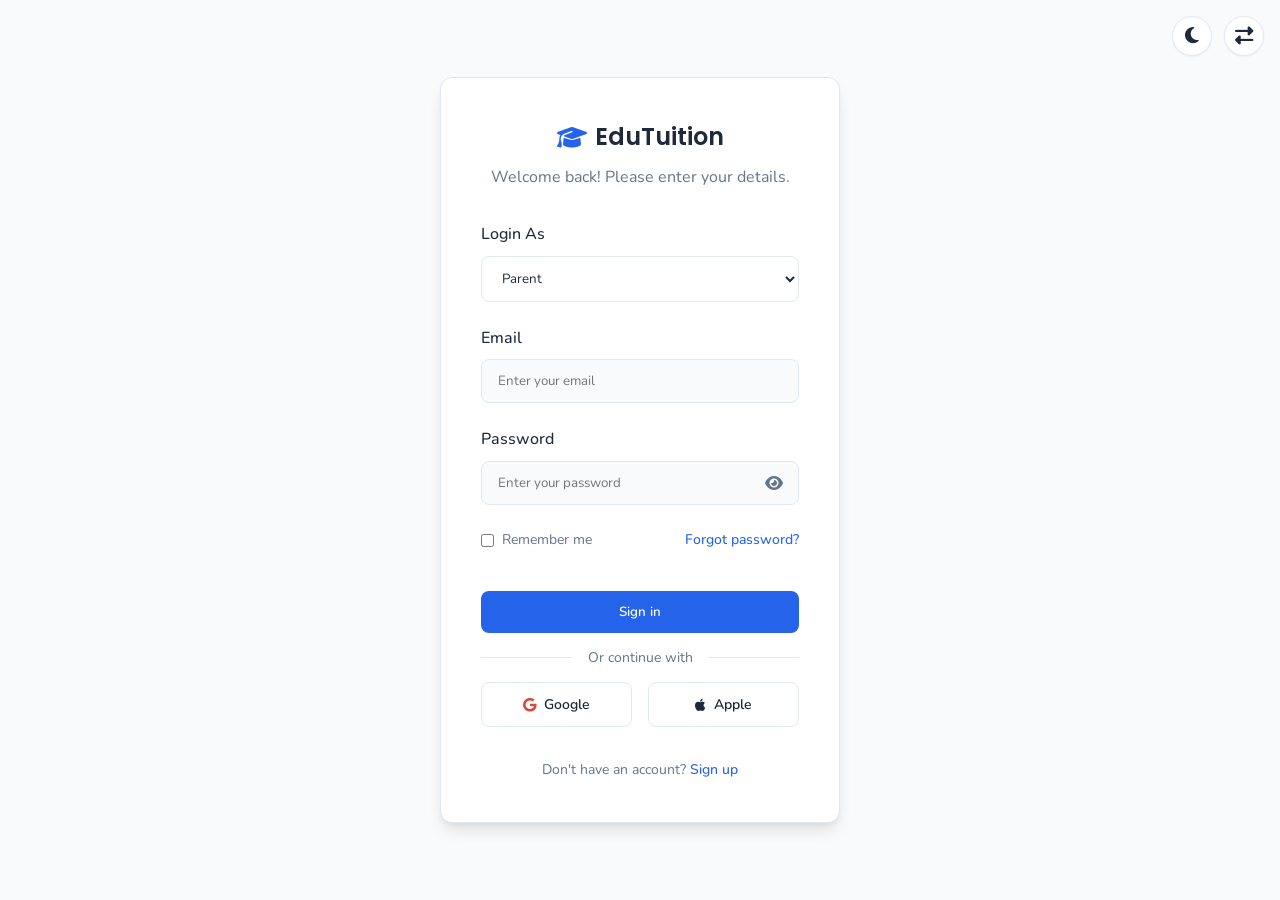
<file: login.html>
<!DOCTYPE html>
<html lang="en">
<head>
  <meta charset="UTF-8">
  <meta name="viewport" content="width=device-width, initial-level=1.0">
  <title>Login | Home Tuition Management Agency</title>
  <link rel="icon" type="image/svg+xml" href="assets/images/favicon.svg">
  <link rel="stylesheet" href="https://cdnjs.cloudflare.com/ajax/libs/font-awesome/6.5.1/css/all.min.css">
  <link rel="stylesheet" href="assets/css/style.css">
  <style>
    .auth-bg {
      position: absolute;
      top: 0; left: 0; width: 100%; height: 100%;
      object-fit: cover;
      z-index: -2;
    }
    .auth-overlay {
      position: absolute;
      top: 0; left: 0; width: 100%; height: 100%;
      background: rgba(0,0,0,0.7);
      z-index: -1;
    }
  </style>
</head>
<body>

  <div class="auth-toggles">
    <button class="theme-toggle" aria-label="Toggle Dark Mode">
      <i class="fas fa-moon"></i>
    </button>
    <button class="rtl-toggle" aria-label="Toggle RTL">
      <i class="fas fa-exchange-alt"></i>
    </button>
  </div>

  <div class="auth-page">
    <img src="assets/images/img1.png" alt="Background" class="auth-bg">
    <div class="auth-overlay"></div>

    <div class="auth-card">
      <div class="text-center" style="margin-bottom: 2rem;">
        <a href="index.html" class="logo" style="justify-content: center;">
          <i class="fas fa-graduation-cap"></i>
          <span>EduTuition</span>
        </a>
        <p style="color: var(--text-light); margin-top: 0.5rem;">Welcome back! Please enter your details.</p>
      </div>
      
      <form id="loginForm">
        <div class="form-group">
          <label class="form-label">Login As</label>
          <select class="form-control" id="loginRole" required style="background-color: var(--bg-surface); color: var(--text-dark); border: 1px solid var(--border);">
            <option value="parent-dashboard.html">Parent</option>
            <option value="tutor-dashboard.html">Tutor</option>
            <option value="dashboard.html">Coordinator</option>
          </select>
        </div>
        <div class="form-group">
          <label class="form-label">Email</label>
          <input type="email" class="form-control" placeholder="Enter your email" required>
        </div>
        <div class="form-group">
          <label class="form-label">Password</label>
          <div class="password-wrapper">
            <input type="password" class="form-control" id="password" placeholder="Enter your password" required>
            <i class="fas fa-eye password-toggle" id="togglePassword"></i>
          </div>
        </div>
        
        <div style="display: flex; justify-content: space-between; align-items: center; margin-bottom: 1.5rem; font-size: 0.875rem;">
          <label style="display: flex; align-items: center; gap: 0.5rem; color: var(--text-light); cursor: pointer;">
            <input type="checkbox"> Remember me
          </label>
          <a href="#" style="color: var(--primary); font-weight: 500;">Forgot password?</a>
        </div>
        
        <button type="submit" class="btn btn-primary auth-btn">Sign in</button>

        <div class="social-auth-divider">
          <hr>
          <span>Or continue with</span>
        </div>
        
        <div class="social-auth-group">
          <button type="button" class="btn btn-social">
            <i class="fab fa-google" style="color: #DB4437;"></i> Google
          </button>
          <button type="button" class="btn btn-social">
            <i class="fab fa-apple"></i> Apple
          </button>
        </div>
      </form>
      
      <p class="text-center" style="margin-top: 2rem; color: var(--text-light); font-size: 0.875rem;">
        Don't have an account? <a href="register.html" style="color: var(--primary); font-weight: 500;">Sign up</a>
      </p>
    </div>

  <script>
    const togglePassword = document.querySelector('#togglePassword');
    const password = document.querySelector('#password');

    togglePassword.addEventListener('click', function (e) {
      // toggle the type attribute
      const type = password.getAttribute('type') === 'password' ? 'text' : 'password';
      password.setAttribute('type', type);
      // toggle the eye slash icon
      this.classList.toggle('fa-eye-slash');
    });

    const loginForm = document.getElementById('loginForm');
    if(loginForm) {
      loginForm.addEventListener('submit', function(e) {
        e.preventDefault();
        const role = document.getElementById('loginRole').value;
        window.location.href = role;
      });
    }
  </script>
  <script src="assets/js/main.js"></script>
</body>
</html>
</file>
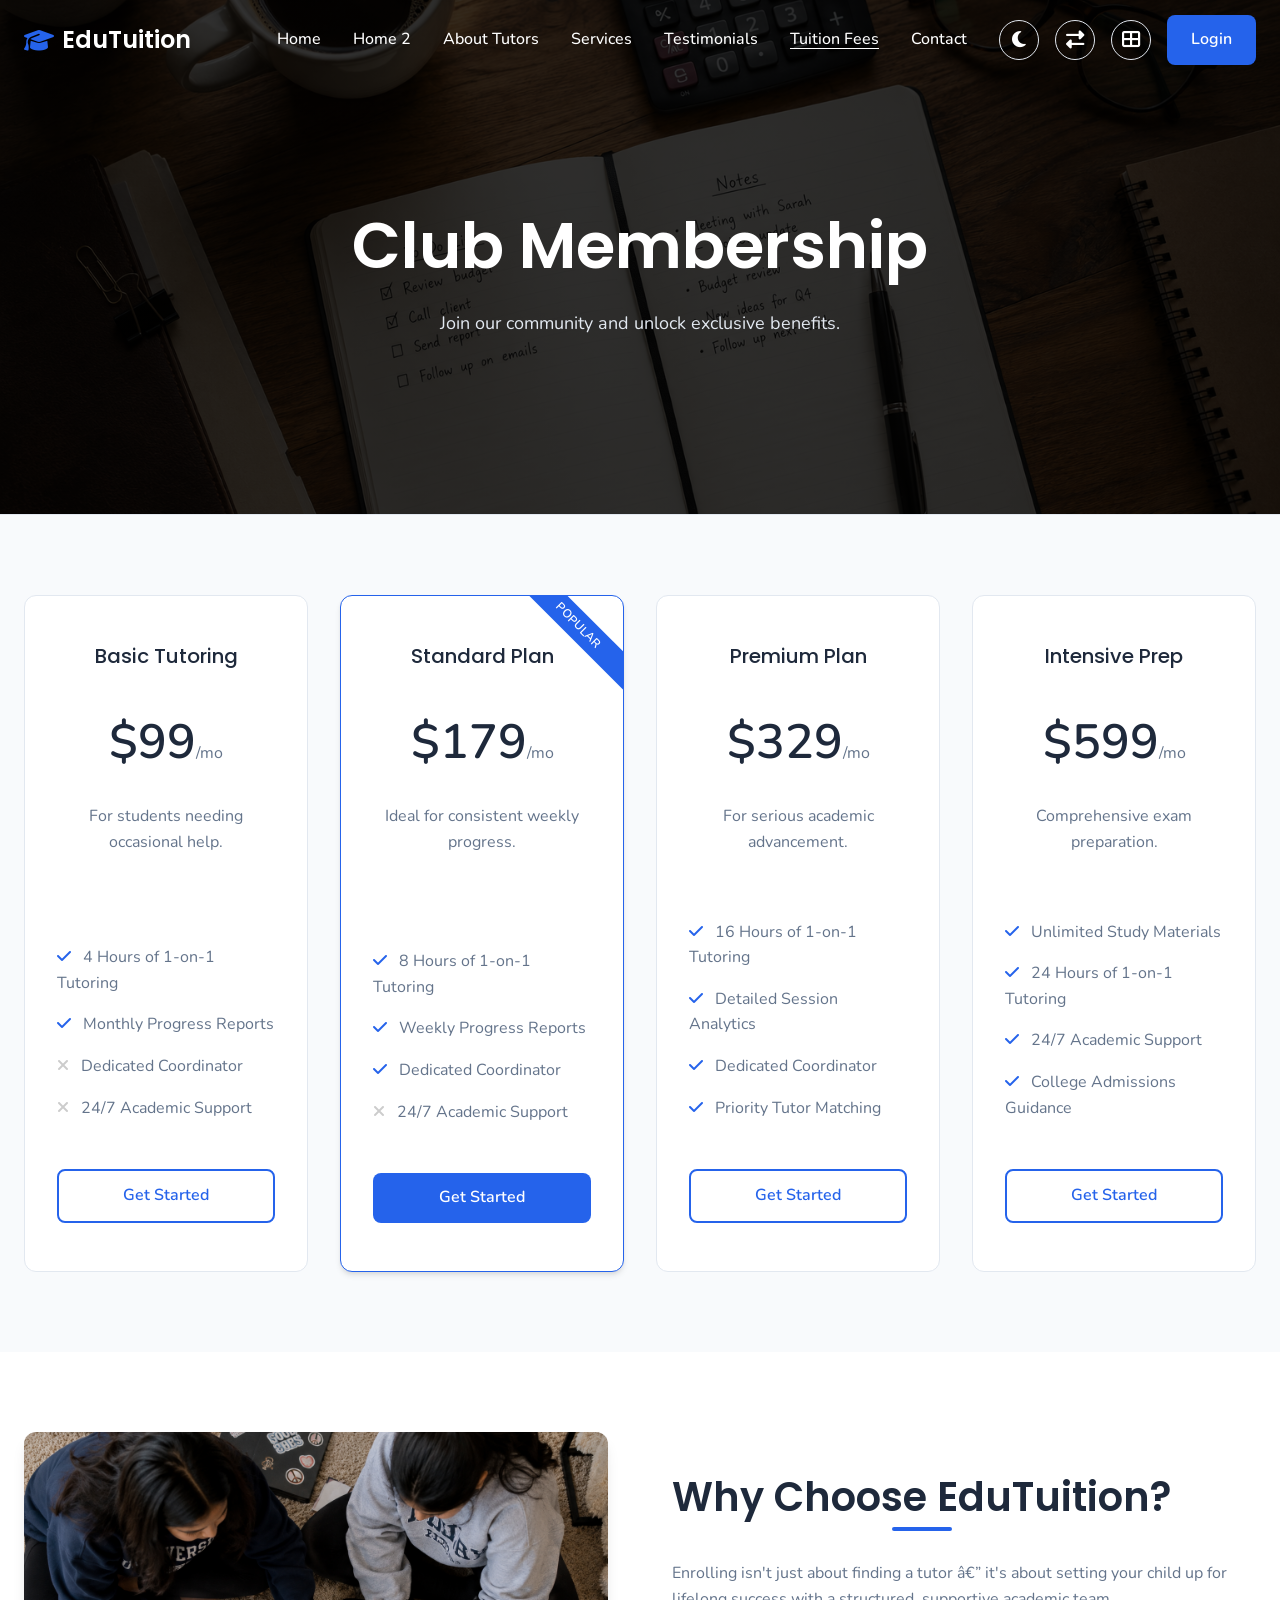
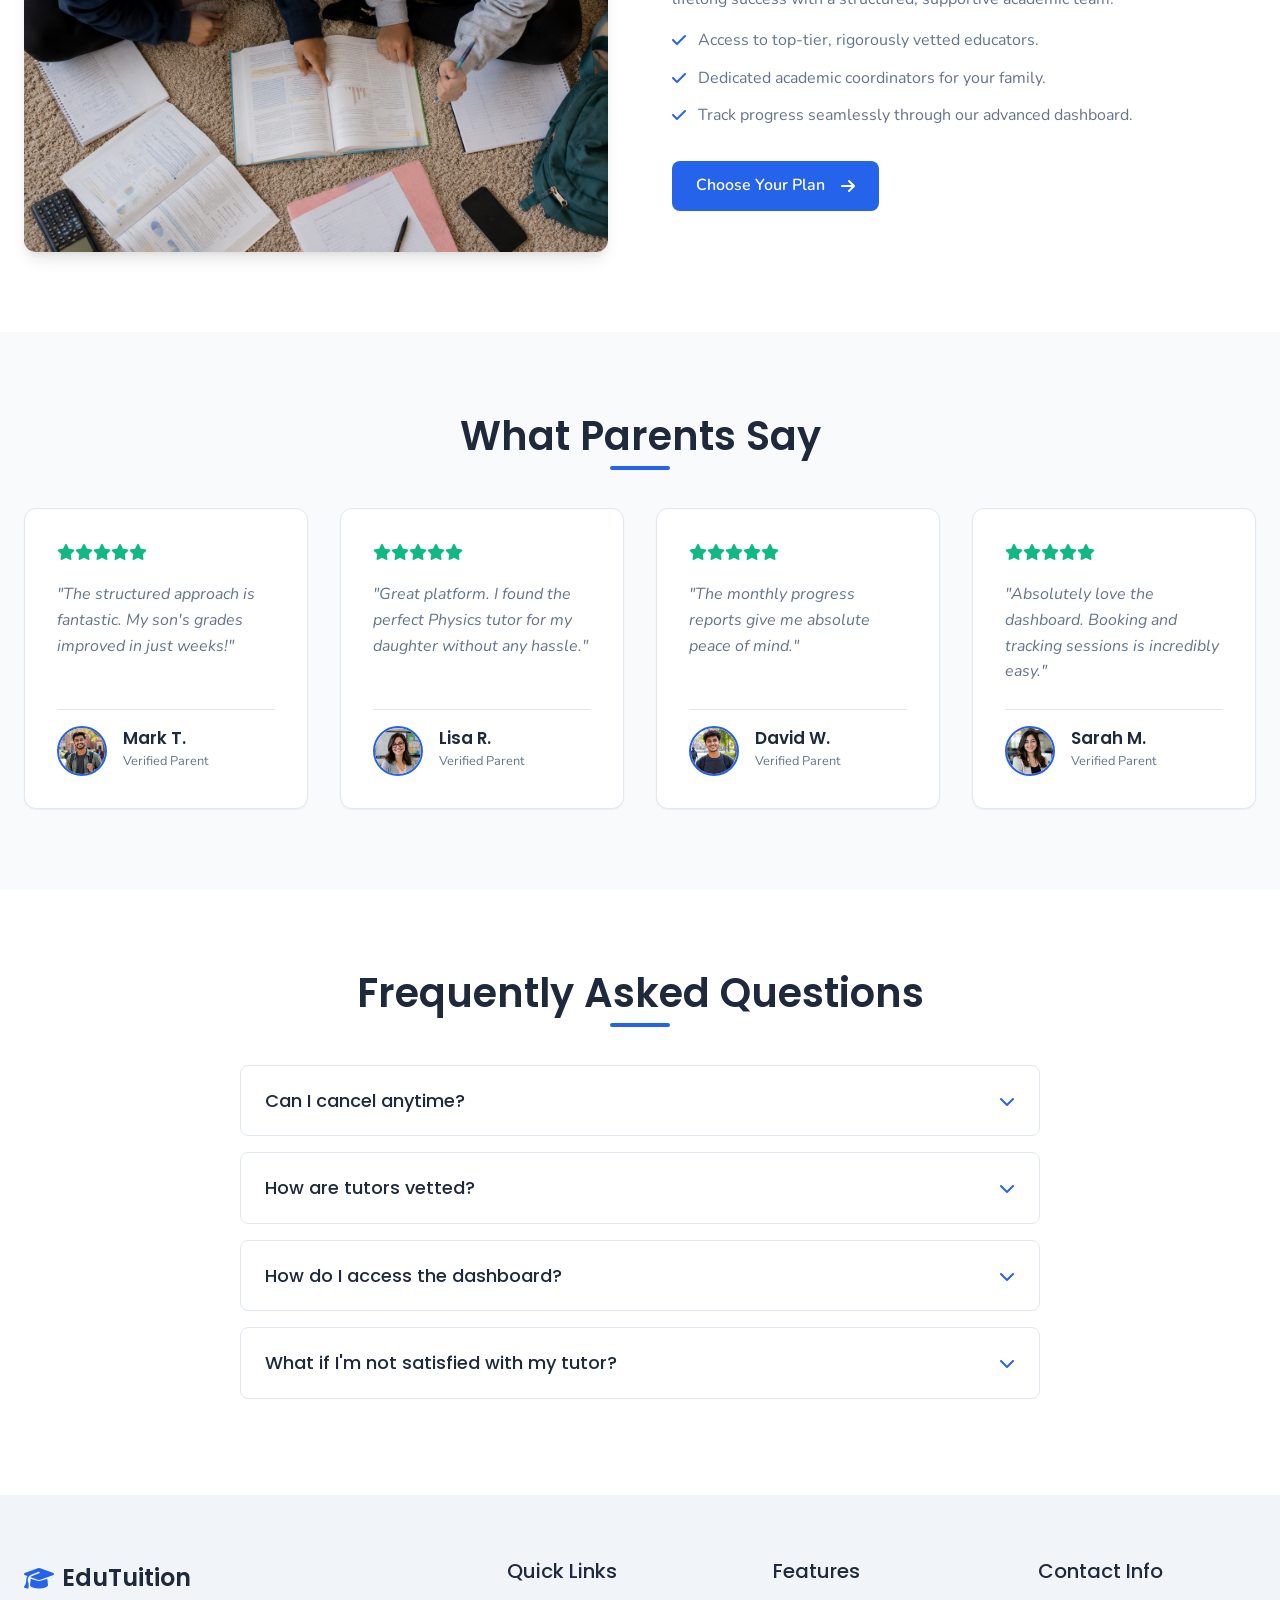
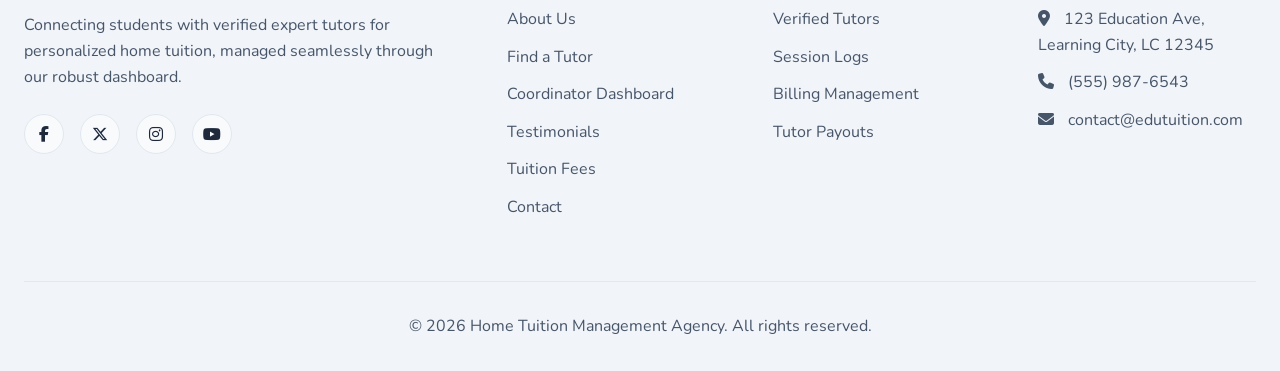
<file: pricing.html>
<!DOCTYPE html>
<html lang="en">
<head>
  <meta charset="UTF-8">
  <meta name="viewport" content="width=device-width, initial-level=1.0">
  <title>Pricing | Home Tuition Management Agency</title>
  <link rel="icon" type="image/svg+xml" href="assets/images/favicon.svg">
  <link rel="stylesheet" href="https://cdnjs.cloudflare.com/ajax/libs/font-awesome/6.5.1/css/all.min.css">
  <link rel="stylesheet" href="assets/css/style.css">
  <style>
    .page-header {
      padding: 13rem 0 8rem;
      background: linear-gradient(rgba(0, 0, 0, 0.8), rgba(0, 0, 0, 0.8)), url('assets/images/img5.png') center/cover no-repeat;
      text-align: center;
      border-bottom: 1px solid var(--border);
    }
    .pricing-card {
      border: 1px solid var(--border);
      border-radius: var(--radius-lg);
      padding: 3rem 2rem;
      text-align: center;
      background: var(--bg-surface);
      transition: var(--transition);
      position: relative;
      overflow: hidden;
      display: flex;
      flex-direction: column;
      height: 100%;
    }
    .pricing-card:hover {
      box-shadow: var(--shadow-lg);
      transform: translateY(-5px);
    }
    .pricing-card.popular {
      border-color: var(--primary);
      box-shadow: var(--shadow-md);
    }
    .popular-badge {
      position: absolute;
      top: 1rem;
      right: -2rem;
      background: var(--primary);
      color: #fff;
      padding: 0.25rem 3rem;
      transform: rotate(45deg);
      font-size: 0.75rem;
      font-weight: 600;
    }
    .price {
      font-size: 3rem;
      font-weight: 600;
      color: var(--text-dark);
      margin: 1.5rem 0;
    }
    .price span {
      font-size: 1rem;
      color: var(--text-light);
      font-weight: 400;
    }
    .pricing-features {
      margin: 2rem 0;
      text-align: left;
      flex: 1;
    }
    .pricing-features li {
      margin-bottom: 1rem;
      color: var(--text-light);
    }
    .pricing-features li i {
      color: var(--primary);
      margin-right: 0.5rem;
    }
    
    /* FAQ Accordion Styles */
    .faq-item {
      background: var(--bg-surface);
      margin-bottom: 1rem;
      border-radius: var(--radius-md);
      border: 1px solid var(--border);
      overflow: hidden;
      transition: var(--transition);
    }
    .faq-question {
      padding: 1.5rem;
      display: flex;
      justify-content: space-between;
      align-items: center;
      cursor: pointer;
      user-select: none;
    }
    .faq-question h3 {
      margin: 0;
      font-size: 1.125rem;
      color: var(--text-dark);
    }
    .faq-question i {
      color: var(--primary);
      transition: transform 0.3s ease;
    }
    .faq-item.active {
      border-color: var(--primary);
      box-shadow: var(--shadow-sm);
    }
    .faq-item.active .faq-question i {
      transform: rotate(180deg);
    }
    .faq-answer {
      max-height: 0;
      overflow: hidden;
      transition: all 0.3s ease;
      padding: 0 1.5rem;
      color: var(--text-light);
    }
    .faq-item.active .faq-answer {
      max-height: 500px;
      padding: 0 1.5rem 1.5rem;
    }
  </style>
</head>
<body>

    <!-- Navbar -->
  <nav class="navbar">
    <div class="container nav-container">
      <a href="index.html" class="logo">
        <i class="fas fa-graduation-cap"></i>
        <span>EduTuition</span>
      </a>
      
      <button class="mobile-toggle" aria-label="Toggle Menu">
        <i class="fas fa-bars"></i>
      </button>

            <ul class="nav-menu">
        <li><a href="index.html" class="nav-link">Home</a></li>
        <li><a href="home-2.html" class="nav-link">Home 2</a></li>
        <li><a href="about.html" class="nav-link">About Tutors</a></li>
        <li><a href="services.html" class="nav-link">Services</a></li>
        <li><a href="testimonials.html" class="nav-link">Testimonials</a></li>
        <li><a href="pricing.html" class="nav-link active">Tuition Fees</a></li>
        <li><a href="contact.html" class="nav-link">Contact</a></li>
        
        <li class="nav-actions">
          <button class="theme-toggle" aria-label="Toggle Dark Mode">
            <i class="fas fa-moon"></i>
          </button>
          <button class="rtl-toggle" aria-label="Toggle RTL">
            <i class="fas fa-exchange-alt"></i>
          </button>
          <div class="nav-dropdown" style="position: relative; display: flex; align-items: center;">
            <button class="cart-toggle dropdown-btn" aria-label="Portals">
              <i class="fas fa-th-large"></i>
            </button>
            <div class="dropdown-content">
              <a href="parent-dashboard.html"><i class="fas fa-user-graduate"></i> Parent Portal</a>
              <a href="tutor-dashboard.html"><i class="fas fa-chalkboard-teacher"></i> Tutor Portal</a>
              <a href="dashboard.html"><i class="fas fa-cog"></i> Coordinator Admin</a>
            </div>
          </div>
          <a href="login.html" class="btn btn-primary">Login</a>
        </li>
      </ul>
    </div>
  </nav>

  <!-- Page Header -->
  <header class="page-header">
    <div class="container">
      <h1 class="hero-title" style="color: #ffffff;">Club Membership</h1>
      <p class="section-subtitle" style="color: #e2e8f0;">Join our community and unlock exclusive benefits.</p>
    </div>
  </header>

  <!-- Section 1: Pricing Cards (Grid 4) -->
  <section id="plans" class="section">
    <div class="container">
      <div class="grid-4">
        <!-- Tier 1 -->
        <div class="pricing-card">
          <h3 class="card-title">Basic Tutoring</h3>
          <div class="price">$99<span>/mo</span></div>
          <p class="card-text" style="margin-bottom: 2rem;">For students needing occasional help.</p>
          <ul class="pricing-features">
            <li><i class="fas fa-check"></i> 4 Hours of 1-on-1 Tutoring</li>
            <li><i class="fas fa-check"></i> Monthly Progress Reports</li>
            <li><i class="fas fa-times" style="color: #ccc;"></i> Dedicated Coordinator</li>
            <li><i class="fas fa-times" style="color: #ccc;"></i> 24/7 Academic Support</li>
          </ul>
          <a href="register.html" class="btn btn-outline" style="width: 100%;">Get Started</a>
        </div>
        
        <!-- Tier 2 -->
        <div class="pricing-card popular">
          <div class="popular-badge">POPULAR</div>
          <h3 class="card-title">Standard Plan</h3>
          <div class="price">$179<span>/mo</span></div>
          <p class="card-text" style="margin-bottom: 2rem;">Ideal for consistent weekly progress.</p>
          <ul class="pricing-features">
            <li><i class="fas fa-check"></i> 8 Hours of 1-on-1 Tutoring</li>
            <li><i class="fas fa-check"></i> Weekly Progress Reports</li>
            <li><i class="fas fa-check"></i> Dedicated Coordinator</li>
            <li><i class="fas fa-times" style="color: #ccc;"></i> 24/7 Academic Support</li>
          </ul>
          <a href="register.html" class="btn btn-primary" style="width: 100%;">Get Started</a>
        </div>
        
        <!-- Tier 3 -->
        <div class="pricing-card">
          <h3 class="card-title">Premium Plan</h3>
          <div class="price">$329<span>/mo</span></div>
          <p class="card-text" style="margin-bottom: 2rem;">For serious academic advancement.</p>
          <ul class="pricing-features">
            <li><i class="fas fa-check"></i> 16 Hours of 1-on-1 Tutoring</li>
            <li><i class="fas fa-check"></i> Detailed Session Analytics</li>
            <li><i class="fas fa-check"></i> Dedicated Coordinator</li>
            <li><i class="fas fa-check"></i> Priority Tutor Matching</li>
          </ul>
          <a href="register.html" class="btn btn-outline" style="width: 100%;">Get Started</a>
        </div>

        <!-- Tier 4 -->
        <div class="pricing-card">
          <h3 class="card-title">Intensive Prep</h3>
          <div class="price">$599<span>/mo</span></div>
          <p class="card-text" style="margin-bottom: 2rem;">Comprehensive exam preparation.</p>
          <ul class="pricing-features">
            <li><i class="fas fa-check"></i> Unlimited Study Materials</li>
            <li><i class="fas fa-check"></i> 24 Hours of 1-on-1 Tutoring</li>
            <li><i class="fas fa-check"></i> 24/7 Academic Support</li>
            <li><i class="fas fa-check"></i> College Admissions Guidance</li>
          </ul>
          <a href="register.html" class="btn btn-outline" style="width: 100%;">Get Started</a>
        </div>
      </div>
    </div>
  </section>

  <!-- Section 2: Benefits List -->
  <section class="section section-bg">
    <div class="container">
      <div class="info-section">
        <div class="info-image" style="aspect-ratio: 4/3; max-height: 420px;">
          <img src="assets/images/img31.png" alt="Benefits" style="width:100%; height:100%; object-fit:cover;">
        </div>
        <div class="info-content">
          <h2 class="section-title">Why Choose EduTuition?</h2>
          <p style="margin-top:1.5rem; margin-bottom:1rem; color:var(--text-light);">Enrolling isn't just about finding a tutor â€” it's about setting your child up for lifelong success with a structured, supportive academic team.</p>
          <ul style="margin-bottom: 2rem; color:var(--text-light); list-style: none; padding-left: 0;">
            <li style="margin-bottom: 0.75rem; display: flex; align-items: flex-start; gap: 0.75rem;">
              <i class="fas fa-check" style="color: var(--primary); margin-top: 0.25rem;"></i>
              <span>Access to top-tier, rigorously vetted educators.</span>
            </li>
            <li style="margin-bottom: 0.75rem; display: flex; align-items: flex-start; gap: 0.75rem;">
              <i class="fas fa-check" style="color: var(--primary); margin-top: 0.25rem;"></i>
              <span>Dedicated academic coordinators for your family.</span>
            </li>
            <li style="margin-bottom: 0.75rem; display: flex; align-items: flex-start; gap: 0.75rem;">
              <i class="fas fa-check" style="color: var(--primary); margin-top: 0.25rem;"></i>
              <span>Track progress seamlessly through our advanced dashboard.</span>
            </li>
          </ul>
          <a href="#plans" class="btn btn-primary">Choose Your Plan <i class="fas fa-arrow-right" style="margin-left: 0.5rem;"></i></a>
        </div>
      </div>
    </div>
  </section>

  <!-- Section 3: Testimonials (Grid 4) -->
  <section class="section">
    <div class="container">
      <div class="text-center">
        <h2 class="section-title">What Parents Say</h2>
      </div>
      <div class="grid-4" style="margin-top: 2rem;">
        <div class="card" style="padding: 2rem; display: flex; flex-direction: column; justify-content: space-between;">
          <div>
            <div style="color: var(--secondary); margin-bottom: 1rem;"><i class="fas fa-star"></i><i class="fas fa-star"></i><i class="fas fa-star"></i><i class="fas fa-star"></i><i class="fas fa-star"></i></div>
            <p class="card-text" style="font-style: italic; margin-bottom: 0;">"The structured approach is fantastic. My son's grades improved in just weeks!"</p>
          </div>
          <div style="display: flex; align-items: center; margin-top: 1.5rem; border-top: 1px solid var(--border); padding-top: 1rem; gap: 1rem;">
            <img src="assets/images/img13.png" alt="Mark T." style="width: 50px; height: 50px; border-radius: 50%; object-fit: cover; border: 2px solid var(--primary); flex-shrink: 0;">
            <div>
              <h4 style="margin: 0; font-size: 1.05rem; color: var(--text-dark);">Mark T.</h4>
              <span style="font-size: 0.8rem; color: var(--text-light);">Verified Parent</span>
            </div>
          </div>
        </div>
        <div class="card" style="padding: 2rem; display: flex; flex-direction: column; justify-content: space-between;">
          <div>
            <div style="color: var(--secondary); margin-bottom: 1rem;"><i class="fas fa-star"></i><i class="fas fa-star"></i><i class="fas fa-star"></i><i class="fas fa-star"></i><i class="fas fa-star"></i></div>
            <p class="card-text" style="font-style: italic; margin-bottom: 0;">"Great platform. I found the perfect Physics tutor for my daughter without any hassle."</p>
          </div>
          <div style="display: flex; align-items: center; margin-top: 1.5rem; border-top: 1px solid var(--border); padding-top: 1rem; gap: 1rem;">
            <img src="assets/images/img12.png" alt="Lisa R." style="width: 50px; height: 50px; border-radius: 50%; object-fit: cover; border: 2px solid var(--primary); flex-shrink: 0;">
            <div>
              <h4 style="margin: 0; font-size: 1.05rem; color: var(--text-dark);">Lisa R.</h4>
              <span style="font-size: 0.8rem; color: var(--text-light);">Verified Parent</span>
            </div>
          </div>
        </div>
        <div class="card" style="padding: 2rem; display: flex; flex-direction: column; justify-content: space-between;">
          <div>
            <div style="color: var(--secondary); margin-bottom: 1rem;"><i class="fas fa-star"></i><i class="fas fa-star"></i><i class="fas fa-star"></i><i class="fas fa-star"></i><i class="fas fa-star"></i></div>
            <p class="card-text" style="font-style: italic; margin-bottom: 0;">"The monthly progress reports give me absolute peace of mind."</p>
          </div>
          <div style="display: flex; align-items: center; margin-top: 1.5rem; border-top: 1px solid var(--border); padding-top: 1rem; gap: 1rem;">
            <img src="assets/images/img11.png" alt="David W." style="width: 50px; height: 50px; border-radius: 50%; object-fit: cover; border: 2px solid var(--primary); flex-shrink: 0;">
            <div>
              <h4 style="margin: 0; font-size: 1.05rem; color: var(--text-dark);">David W.</h4>
              <span style="font-size: 0.8rem; color: var(--text-light);">Verified Parent</span>
            </div>
          </div>
        </div>
        <div class="card" style="padding: 2rem; display: flex; flex-direction: column; justify-content: space-between;">
          <div>
            <div style="color: var(--secondary); margin-bottom: 1rem;"><i class="fas fa-star"></i><i class="fas fa-star"></i><i class="fas fa-star"></i><i class="fas fa-star"></i><i class="fas fa-star"></i></div>
            <p class="card-text" style="font-style: italic; margin-bottom: 0;">"Absolutely love the dashboard. Booking and tracking sessions is incredibly easy."</p>
          </div>
          <div style="display: flex; align-items: center; margin-top: 1.5rem; border-top: 1px solid var(--border); padding-top: 1rem; gap: 1rem;">
            <img src="assets/images/img14.png" alt="Sarah M." style="width: 50px; height: 50px; border-radius: 50%; object-fit: cover; border: 2px solid var(--primary); flex-shrink: 0;">
            <div>
              <h4 style="margin: 0; font-size: 1.05rem; color: var(--text-dark);">Sarah M.</h4>
              <span style="font-size: 0.8rem; color: var(--text-light);">Verified Parent</span>
            </div>
          </div>
        </div>
      </div>
    </div>
  </section>

  <!-- Section 4: FAQ -->
  <section class="section section-bg">
    <div class="container">
      <div class="text-center">
        <h2 class="section-title">Frequently Asked Questions</h2>
      </div>
      <div style="max-width: 800px; margin: 2rem auto 0;">
        <div class="faq-item">
          <div class="faq-question">
            <h3>Can I cancel anytime?</h3>
            <i class="fas fa-chevron-down"></i>
          </div>
          <div class="faq-answer">
            <p>Yes, our monthly tutoring packages can be paused or canceled at any time. You won't be charged for the following month after cancellation.</p>
          </div>
        </div>
        
        <div class="faq-item">
          <div class="faq-question">
            <h3>How are tutors vetted?</h3>
            <i class="fas fa-chevron-down"></i>
          </div>
          <div class="faq-answer">
            <p>All tutors undergo a rigorous background check, credential verification, and subject-matter assessment before joining our agency.</p>
          </div>
        </div>
        
        <div class="faq-item">
          <div class="faq-question">
            <h3>How do I access the dashboard?</h3>
            <i class="fas fa-chevron-down"></i>
          </div>
          <div class="faq-answer">
            <p>Upon registration, you will receive login credentials to our secure portal to track sessions and manage billing effortlessly.</p>
          </div>
        </div>

        <div class="faq-item">
          <div class="faq-question">
            <h3>What if I'm not satisfied with my tutor?</h3>
            <i class="fas fa-chevron-down"></i>
          </div>
          <div class="faq-answer">
            <p>If you're not completely satisfied with your assigned tutor after the first session, we will reassign a new tutor at no additional cost.</p>
          </div>
        </div>
      </div>
    </div>
  </section>



    <!-- Footer -->
  <footer class="footer">
    <div class="container">
      <div class="footer-grid">
        <div class="footer-about">
          <a href="index.html" class="logo" style="margin-bottom: 1rem; display: inline-flex;">
            <i class="fas fa-graduation-cap"></i>
            <span>EduTuition</span>
          </a>
          <p>Connecting students with verified expert tutors for personalized home tuition, managed seamlessly through our robust dashboard.</p>
          <div class="social-links" style="margin-top: 1.5rem;">
            <a href="#" class="social-link"><i class="fab fa-facebook-f"></i></a>
            <a href="#" class="social-link"><i class="fab fa-x-twitter"></i></a>
            <a href="#" class="social-link"><i class="fab fa-instagram"></i></a>
            <a href="#" class="social-link"><i class="fab fa-youtube"></i></a>
          </div>
        </div>
        
        <div class="footer-links-col">
          <h3 class="footer-title">Quick Links</h3>
          <ul class="footer-links">
            <li><a href="about.html">About Us</a></li>
            <li><a href="services.html">Find a Tutor</a></li>
            <li><a href="dashboard.html">Coordinator Dashboard</a></li>
            <li><a href="testimonials.html">Testimonials</a></li>
            <li><a href="pricing.html">Tuition Fees</a></li>
            <li><a href="contact.html">Contact</a></li>
          </ul>
        </div>
        
        <div class="footer-links-col">
          <h3 class="footer-title">Features</h3>
          <ul class="footer-links">
            <li><a href="services.html">Verified Tutors</a></li>
            <li><a href="dashboard.html">Session Logs</a></li>
            <li><a href="dashboard.html">Billing Management</a></li>
            <li><a href="pricing.html">Tutor Payouts</a></li>
          </ul>
        </div>
        
        <div class="footer-contact">
          <h3 class="footer-title">Contact Info</h3>
          <ul class="footer-links">
            <li><i class="fas fa-map-marker-alt" style="margin-right: 10px;"></i> 123 Education Ave, Learning City, LC 12345</li>
            <li><i class="fas fa-phone" style="margin-right: 10px;"></i> (555) 987-6543</li>
            <li><i class="fas fa-envelope" style="margin-right: 10px;"></i> contact@edutuition.com</li>
          </ul>
        </div>
      </div>
      
      <div class="footer-bottom">
        <p>&copy; 2026 Home Tuition Management Agency. All rights reserved.</p>
      </div>
    </div>
  </footer>

  <script src="assets/js/main.js"></script>
  <script>
    // FAQ Accordion Toggle
    document.querySelectorAll('.faq-question').forEach(question => {
      question.addEventListener('click', () => {
        const item = question.parentElement;
        
        // Close other items (optional, but usually preferred)
        document.querySelectorAll('.faq-item').forEach(otherItem => {
          if (otherItem !== item) {
            otherItem.classList.remove('active');
          }
        });
        
        item.classList.toggle('active');
      });
    });
  </script>
</body>
</html>
</file>
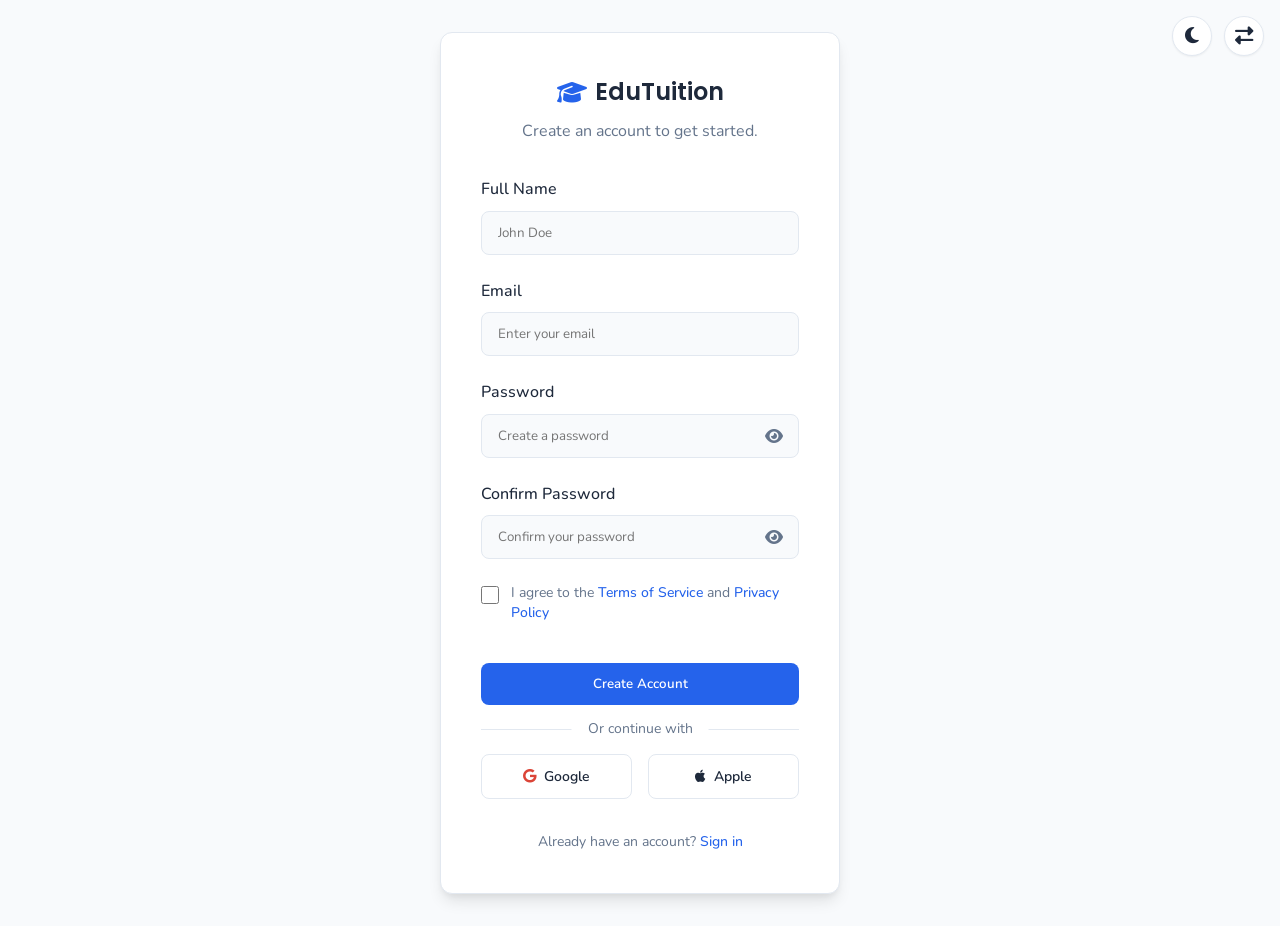
<file: register.html>
<!DOCTYPE html>
<html lang="en">
<head>
  <meta charset="UTF-8">
  <meta name="viewport" content="width=device-width, initial-level=1.0">
  <title>Register | Home Tuition Management Agency</title>
  <link rel="icon" type="image/svg+xml" href="assets/images/favicon.svg">
  <link rel="stylesheet" href="https://cdnjs.cloudflare.com/ajax/libs/font-awesome/6.5.1/css/all.min.css">
  <link rel="stylesheet" href="assets/css/style.css">
  <style>
    .auth-bg {
      position: absolute;
      top: 0; left: 0; width: 100%; height: 100%;
      object-fit: cover;
      z-index: -2;
    }
    .auth-overlay {
      position: absolute;
      top: 0; left: 0; width: 100%; height: 100%;
      background: rgba(0,0,0,0.7);
      z-index: -1;
    }
  </style>
</head>
<body>

  <div class="auth-toggles">
    <button class="theme-toggle" aria-label="Toggle Dark Mode">
      <i class="fas fa-moon"></i>
    </button>
    <button class="rtl-toggle" aria-label="Toggle RTL">
      <i class="fas fa-exchange-alt"></i>
    </button>
  </div>

  <div class="auth-page">
    <img src="assets/images/img2.png" alt="Background" class="auth-bg">
    <div class="auth-overlay"></div>
    
    <div class="auth-card">
      <div class="text-center" style="margin-bottom: 2rem;">
        <a href="index.html" class="logo" style="justify-content: center;">
          <i class="fas fa-graduation-cap"></i>
          <span>EduTuition</span>
        </a>
        <p style="color: var(--text-light); margin-top: 0.5rem;">Create an account to get started.</p>
      </div>
      
      <form action="index.html">
        <div class="form-group">
          <label class="form-label">Full Name</label>
          <input type="text" class="form-control" placeholder="John Doe" required>
        </div>
        <div class="form-group">
          <label class="form-label">Email</label>
          <input type="email" class="form-control" placeholder="Enter your email" required>
        </div>
        <div class="form-group">
          <label class="form-label">Password</label>
          <div class="password-wrapper">
            <input type="password" class="form-control" id="password" placeholder="Create a password" required>
            <i class="fas fa-eye password-toggle" id="togglePassword"></i>
          </div>
        </div>
        <div class="form-group">
          <label class="form-label">Confirm Password</label>
          <div class="password-wrapper">
            <input type="password" class="form-control" id="confirmPassword" placeholder="Confirm your password" required>
            <i class="fas fa-eye password-toggle" id="toggleConfirmPassword"></i>
          </div>
        </div>

        <div class="form-group" style="display: flex; align-items: flex-start; gap: 0.75rem; margin-bottom: 1.5rem;">
          <input type="checkbox" id="terms" required style="width: 18px; height: 18px; margin-top: 0.15rem; cursor: pointer; accent-color: var(--primary); flex-shrink: 0;">
          <label for="terms" style="font-size: 0.875rem; color: var(--text-light); line-height: 1.4; cursor: pointer; flex: 1; white-space: normal !important;">
            I agree to the <a href="#" style="color: var(--primary); font-weight: 500;">Terms of Service</a> and <a href="#" style="color: var(--primary); font-weight: 500;">Privacy Policy</a>
          </label>
        </div>
        
        <button type="submit" class="btn btn-primary auth-btn">Create Account</button>

        <div class="social-auth-divider">
          <hr>
          <span>Or continue with</span>
        </div>
        
        <div class="social-auth-group">
          <button type="button" class="btn btn-social">
            <i class="fab fa-google" style="color: #DB4437;"></i> Google
          </button>
          <button type="button" class="btn btn-social">
            <i class="fab fa-apple"></i> Apple
          </button>
        </div>
      </form>
      
      <p class="text-center" style="margin-top: 2rem; color: var(--text-light); font-size: 0.875rem;">
        Already have an account? <a href="login.html" style="color: var(--primary); font-weight: 500;">Sign in</a>
      </p>
    </div>
  </div>

  <script>
    const togglePassword = document.querySelector('#togglePassword');
    const password = document.querySelector('#password');
    const toggleConfirmPassword = document.querySelector('#toggleConfirmPassword');
    const confirmPassword = document.querySelector('#confirmPassword');

    function handleToggle(toggleBtn, inputField) {
      toggleBtn.addEventListener('click', function (e) {
        const type = inputField.getAttribute('type') === 'password' ? 'text' : 'password';
        inputField.setAttribute('type', type);
        this.classList.toggle('fa-eye-slash');
      });
    }

    handleToggle(togglePassword, password);
    handleToggle(toggleConfirmPassword, confirmPassword);
  </script>
  <script src="assets/js/main.js"></script>
</body>
</html>
</file>
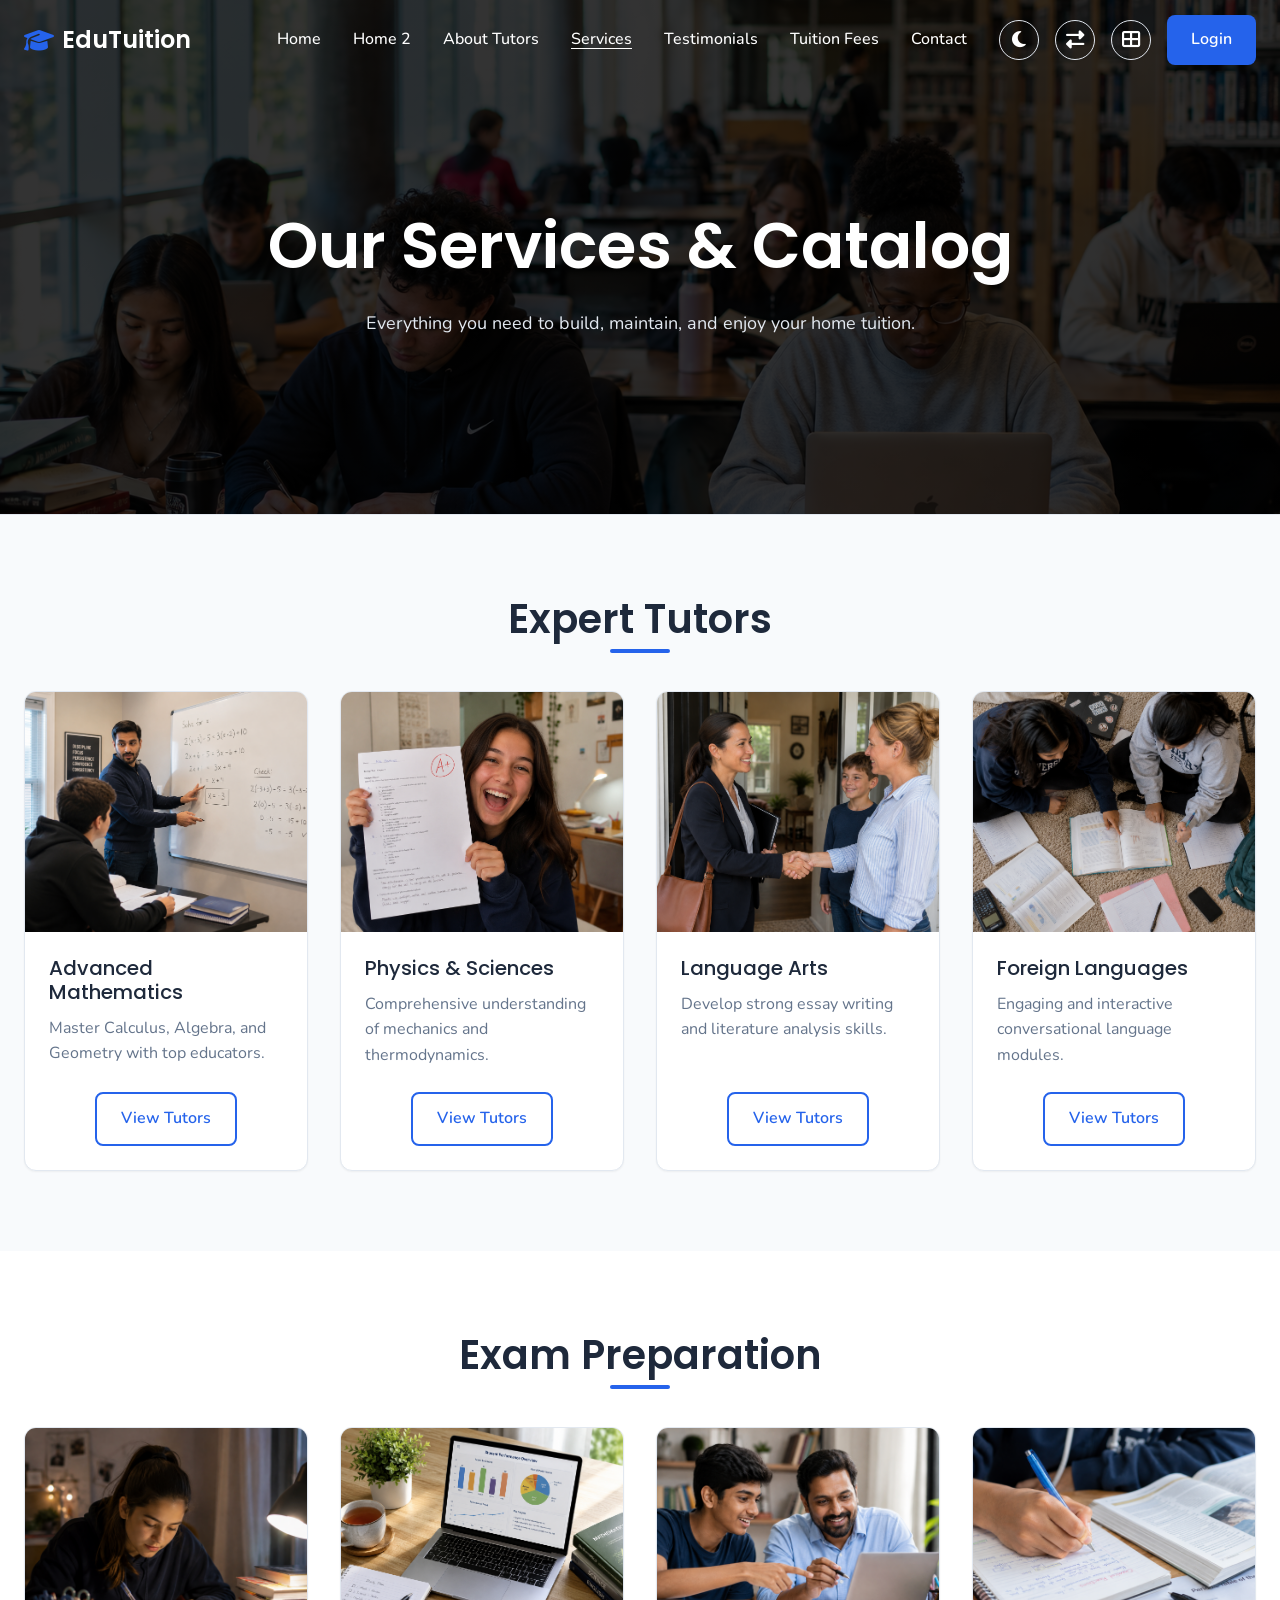
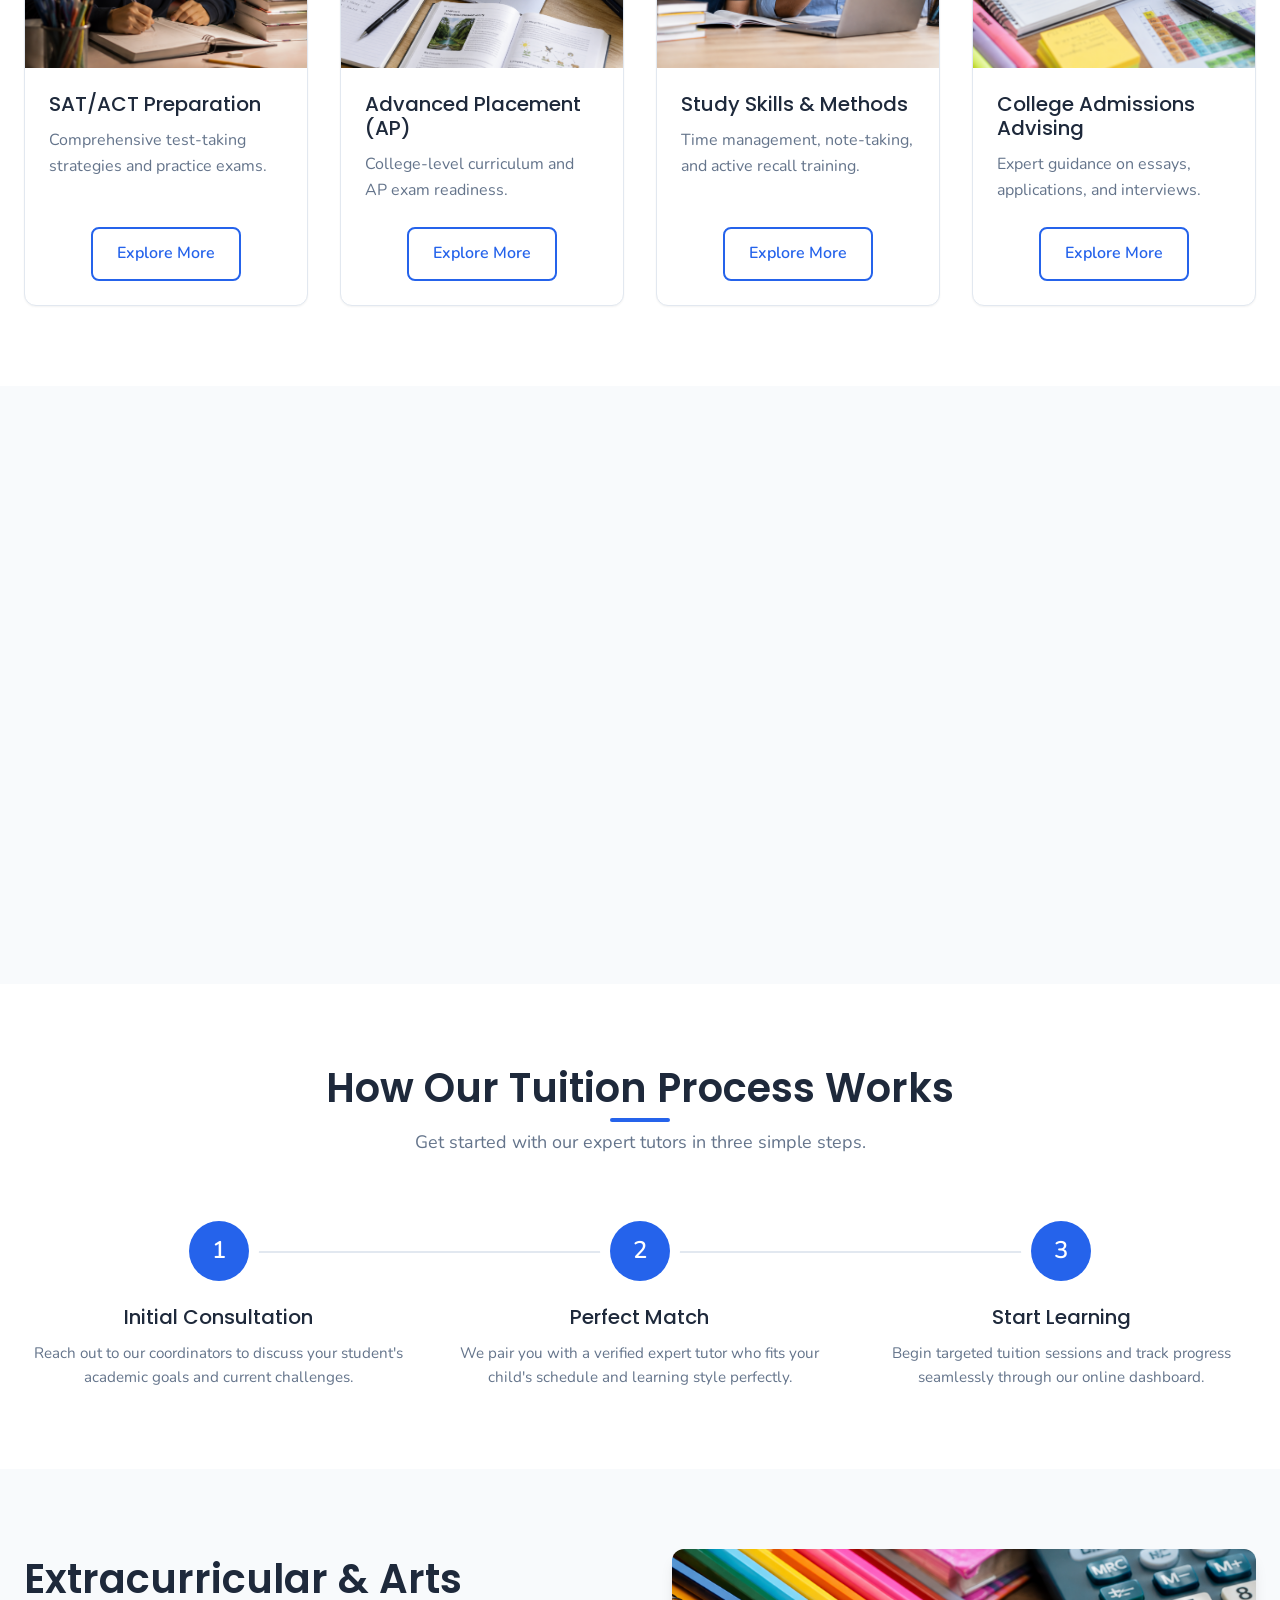
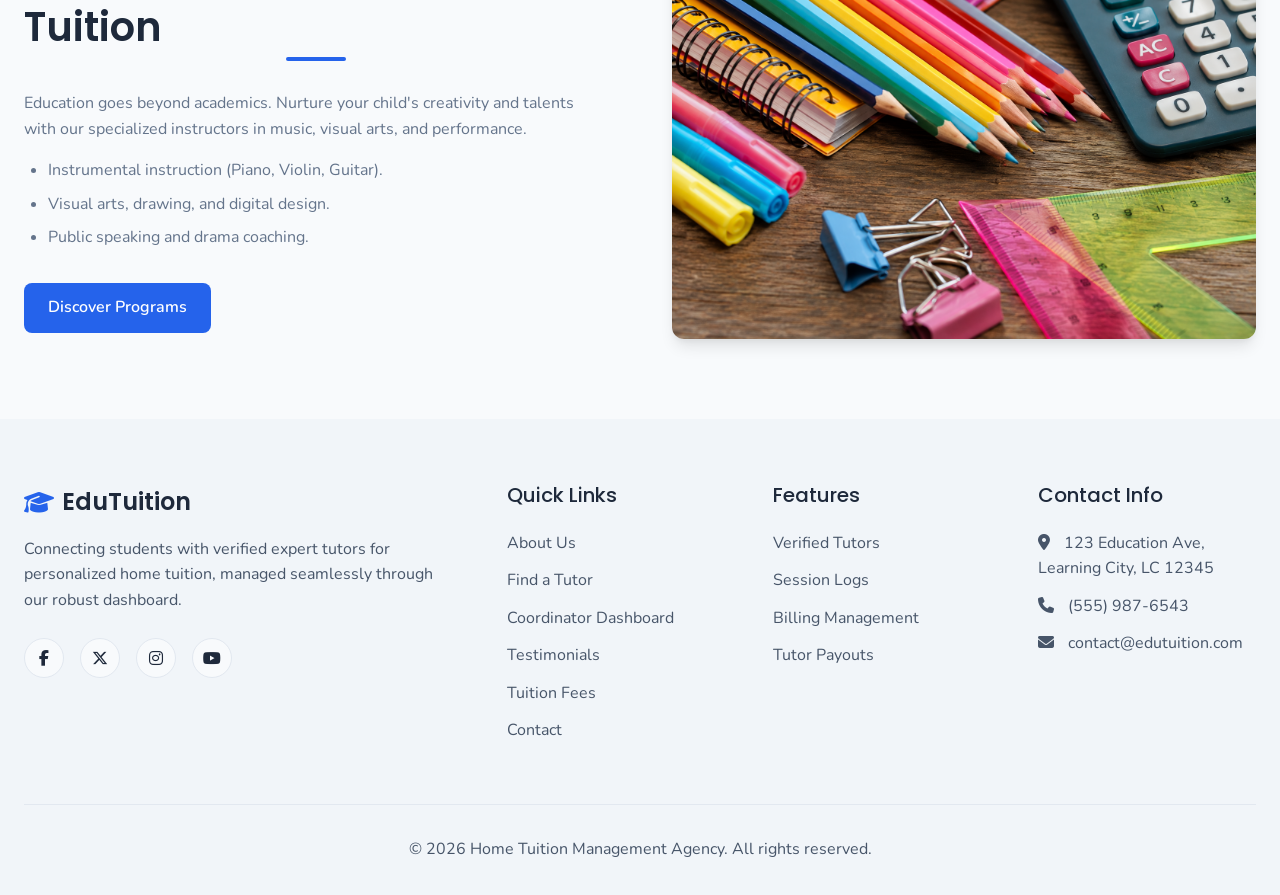
<file: services.html>
<!DOCTYPE html>
<html lang="en">
<head>
  <meta charset="UTF-8">
  <meta name="viewport" content="width=device-width, initial-level=1.0">
  <title>Services & Products | Home Tuition Management Agency</title>
  <link rel="icon" type="image/svg+xml" href="assets/images/favicon.svg">
  <link rel="stylesheet" href="https://cdnjs.cloudflare.com/ajax/libs/font-awesome/6.5.1/css/all.min.css">
  <link rel="stylesheet" href="assets/css/style.css">
  <style>
    .page-header {
      padding: 13rem 0 8rem;
      background: linear-gradient(rgba(0, 0, 0, 0.8), rgba(0, 0, 0, 0.8)), url('assets/images/img6.png') center/cover no-repeat;
      text-align: center;
      border-bottom: 1px solid var(--border);
    }
    .card-footer {
      justify-content: center;
    }
  </style>
</head>
<body>

    <!-- Navbar -->
  <nav class="navbar">
    <div class="container nav-container">
      <a href="index.html" class="logo">
        <i class="fas fa-graduation-cap"></i>
        <span>EduTuition</span>
      </a>
      
      <button class="mobile-toggle" aria-label="Toggle Menu">
        <i class="fas fa-bars"></i>
      </button>

            <ul class="nav-menu">
        <li><a href="index.html" class="nav-link">Home</a></li>
        <li><a href="home-2.html" class="nav-link">Home 2</a></li>
        <li><a href="about.html" class="nav-link">About Tutors</a></li>
        <li><a href="services.html" class="nav-link active">Services</a></li>
        <li><a href="testimonials.html" class="nav-link">Testimonials</a></li>
        <li><a href="pricing.html" class="nav-link">Tuition Fees</a></li>
        <li><a href="contact.html" class="nav-link">Contact</a></li>
        
        <li class="nav-actions">
          <button class="theme-toggle" aria-label="Toggle Dark Mode">
            <i class="fas fa-moon"></i>
          </button>
          <button class="rtl-toggle" aria-label="Toggle RTL">
            <i class="fas fa-exchange-alt"></i>
          </button>
          <div class="nav-dropdown" style="position: relative; display: flex; align-items: center;">
            <button class="cart-toggle dropdown-btn" aria-label="Portals">
              <i class="fas fa-th-large"></i>
            </button>
            <div class="dropdown-content">
              <a href="parent-dashboard.html"><i class="fas fa-user-graduate"></i> Parent Portal</a>
              <a href="tutor-dashboard.html"><i class="fas fa-chalkboard-teacher"></i> Tutor Portal</a>
              <a href="dashboard.html"><i class="fas fa-cog"></i> Coordinator Admin</a>
            </div>
          </div>
          <a href="login.html" class="btn btn-primary">Login</a>
        </li>
      </ul>
    </div>
  </nav>

  <!-- Page Header -->
  <header class="page-header">
    <div class="container">
      <h1 class="hero-title" style="color: #ffffff;">Our Services & Catalog</h1>
      <p class="section-subtitle" style="color: #e2e8f0;">Everything you need to build, maintain, and enjoy your home tuition.</p>
    </div>
  </header>

  <!-- Section 1: Expert Tutors (Grid 4) -->
  <section class="section">
    <div class="container">
      <div class="text-center">
        <h2 class="section-title">Expert Tutors</h2>
      </div>
      <div class="grid-4" style="margin-top: 2rem;">
        <!-- Card 1 -->
        <div class="card">
          <div class="card-img-wrap"><img src="assets/images/img28.png" alt="Mathematics" class="card-img"></div>
          <div class="card-body">
            <h3 class="card-title">Advanced Mathematics</h3>
            <p class="card-text">Master Calculus, Algebra, and Geometry with top educators.</p>
            <div class="card-footer"><a href="contact.html?service=Math" class="btn btn-outline">View Tutors</a></div>
          </div>
        </div>
        <!-- Card 2 -->
        <div class="card">
          <div class="card-img-wrap"><img src="assets/images/img29.png" alt="Physics" class="card-img"></div>
          <div class="card-body">
            <h3 class="card-title">Physics & Sciences</h3>
            <p class="card-text">Comprehensive understanding of mechanics and thermodynamics.</p>
            <div class="card-footer"><a href="contact.html?service=Physics" class="btn btn-outline">View Tutors</a></div>
          </div>
        </div>
        <!-- Card 3 -->
        <div class="card">
          <div class="card-img-wrap"><img src="assets/images/img30.png" alt="English" class="card-img"></div>
          <div class="card-body">
            <h3 class="card-title">Language Arts</h3>
            <p class="card-text">Develop strong essay writing and literature analysis skills.</p>
            <div class="card-footer"><a href="contact.html?service=English" class="btn btn-outline">View Tutors</a></div>
          </div>
        </div>
        <!-- Card 4 -->
        <div class="card">
          <div class="card-img-wrap"><img src="assets/images/img31.png" alt="Languages" class="card-img"></div>
          <div class="card-body">
            <h3 class="card-title">Foreign Languages</h3>
            <p class="card-text">Engaging and interactive conversational language modules.</p>
            <div class="card-footer"><a href="contact.html?service=Languages" class="btn btn-outline">View Tutors</a></div>
          </div>
        </div>
      </div>
    </div>
  </section>

  <!-- Section 2: Exam Preparation (Grid 4) -->
  <section class="section section-bg">
    <div class="container">
      <div class="text-center">
        <h2 class="section-title">Exam Preparation</h2>
      </div>
      <div class="grid-4" style="margin-top: 2rem;">
        <div class="card">
          <div class="card-img-wrap"><img src="assets/images/img22.png" alt="SAT Prep" class="card-img"></div>
          <div class="card-body">
            <h3 class="card-title">SAT/ACT Preparation</h3>
            <p class="card-text">Comprehensive test-taking strategies and practice exams.</p>
            <div class="card-footer"><a href="contact.html?service=SAT" class="btn btn-outline">Explore More</a></div>
          </div>
        </div>
        <div class="card">
          <div class="card-img-wrap"><img src="assets/images/img23.png" alt="AP Courses" class="card-img"></div>
          <div class="card-body">
            <h3 class="card-title">Advanced Placement (AP)</h3>
            <p class="card-text">College-level curriculum and AP exam readiness.</p>
            <div class="card-footer"><a href="contact.html?service=AP" class="btn btn-outline">Explore More</a></div>
          </div>
        </div>
        <div class="card">
          <div class="card-img-wrap"><img src="assets/images/img17.png" alt="Academic Methods" class="card-img"></div>
          <div class="card-body">
            <h3 class="card-title">Study Skills & Methods</h3>
            <p class="card-text">Time management, note-taking, and active recall training.</p>
            <div class="card-footer"><a href="contact.html?service=Skills" class="btn btn-outline">Explore More</a></div>
          </div>
        </div>
        <div class="card">
          <div class="card-img-wrap"><img src="assets/images/img19.png" alt="College Advising" class="card-img"></div>
          <div class="card-body">
            <h3 class="card-title">College Admissions Advising</h3>
            <p class="card-text">Expert guidance on essays, applications, and interviews.</p>
            <div class="card-footer"><a href="contact.html?service=Admissions" class="btn btn-outline">Explore More</a></div>
          </div>
        </div>
      </div>
    </div>
  </section>

  <!-- Section 3: Professional Assessment Services -->
  <section class="section">
    <div class="container">
      <div class="info-section">
        <div class="info-image">
          <img src="assets/images/img27.png" alt="Academic Assessment" style="width:100%; display:block;">
        </div>
        <div class="info-content">
          <h2 class="section-title">Comprehensive Academic Assessment</h2>
          <p style="margin-top:1.5rem; margin-bottom:1rem; color:var(--text-light);">Is your child struggling with a particular subject or lacking motivation? Our highly-trained educational consultants can identify learning gaps and provide solutions.</p>
          <ul style="margin-bottom: 2rem; color:var(--text-light); padding-left: 1.5rem; list-style-type: disc;">
            <li style="margin-bottom: 0.5rem;">In-depth diagnostic testing and evaluation.</li>
            <li style="margin-bottom: 0.5rem;">Customized learning plan development.</li>
            <li style="margin-bottom: 0.5rem;">Strategic tutor matching based on learning style.</li>
          </ul>
          <a href="contact.html" class="btn btn-primary">Book an Assessment</a>
        </div>
      </div>
    </div>
  </section>

  <!-- Section 4: How It Works (Process) -->
  <section class="section section-bg">
    <div class="container">
      <div class="text-center">
        <h2 class="section-title">How Our Tuition Process Works</h2>
        <p class="section-subtitle">Get started with our expert tutors in three simple steps.</p>
      </div>
      
      <div style="display: flex; justify-content: space-between; align-items: flex-start; gap: 2rem; margin-top: 4rem; position: relative; flex-wrap: wrap;">
        <!-- Connecting Line -->
        <div style="position: absolute; top: 30px; left: 15%; right: 15%; height: 2px; background: var(--border); z-index: 1;"></div>
        
        <!-- Step 1 -->
        <div style="flex: 1; min-width: 250px; text-align: center; position: relative; z-index: 2;">
          <div style="width: 60px; height: 60px; background: var(--primary); color: white; border-radius: 50%; display: flex; align-items: center; justify-content: center; font-size: 1.5rem; font-weight: 600; margin: 0 auto 1.5rem; box-shadow: 0 0 0 10px var(--bg-surface);">1</div>
          <h3 style="font-size: 1.25rem; margin-bottom: 0.75rem;">Initial Consultation</h3>
          <p style="color: var(--text-light); font-size: 0.95rem;">Reach out to our coordinators to discuss your student's academic goals and current challenges.</p>
        </div>
        
        <!-- Step 2 -->
        <div style="flex: 1; min-width: 250px; text-align: center; position: relative; z-index: 2;">
          <div style="width: 60px; height: 60px; background: var(--primary); color: white; border-radius: 50%; display: flex; align-items: center; justify-content: center; font-size: 1.5rem; font-weight: 600; margin: 0 auto 1.5rem; box-shadow: 0 0 0 10px var(--bg-surface);">2</div>
          <h3 style="font-size: 1.25rem; margin-bottom: 0.75rem;">Perfect Match</h3>
          <p style="color: var(--text-light); font-size: 0.95rem;">We pair you with a verified expert tutor who fits your child's schedule and learning style perfectly.</p>
        </div>
        
        <!-- Step 3 -->
        <div style="flex: 1; min-width: 250px; text-align: center; position: relative; z-index: 2;">
          <div style="width: 60px; height: 60px; background: var(--primary); color: white; border-radius: 50%; display: flex; align-items: center; justify-content: center; font-size: 1.5rem; font-weight: 600; margin: 0 auto 1.5rem; box-shadow: 0 0 0 10px var(--bg-surface);">3</div>
          <h3 style="font-size: 1.25rem; margin-bottom: 0.75rem;">Start Learning</h3>
          <p style="color: var(--text-light); font-size: 0.95rem;">Begin targeted tuition sessions and track progress seamlessly through our online dashboard.</p>
        </div>
      </div>
    </div>
  </section>

  <!-- Section 5: Extracurricular & Arts -->
  <section class="section">
    <div class="container">
      <div class="info-section" style="flex-direction: row-reverse;">
        <div class="info-image">
          <img src="assets/images/img24.png" alt="Extracurricular Activities" style="width:100%; display:block;">
        </div>
        <div class="info-content">
          <h2 class="section-title">Extracurricular & Arts Tuition</h2>
          <p style="margin-top:1.5rem; margin-bottom:1rem; color:var(--text-light);">Education goes beyond academics. Nurture your child's creativity and talents with our specialized instructors in music, visual arts, and performance.</p>
          <ul style="margin-bottom: 2rem; color:var(--text-light); padding-left: 1.5rem; list-style-type: disc;">
            <li style="margin-bottom: 0.5rem;">Instrumental instruction (Piano, Violin, Guitar).</li>
            <li style="margin-bottom: 0.5rem;">Visual arts, drawing, and digital design.</li>
            <li style="margin-bottom: 0.5rem;">Public speaking and drama coaching.</li>
          </ul>
          <a href="contact.html?service=Arts" class="btn btn-primary">Discover Programs</a>
        </div>
      </div>
    </div>
  </section>

    <!-- Footer -->
  <footer class="footer">
    <div class="container">
      <div class="footer-grid">
        <div class="footer-about">
          <a href="index.html" class="logo" style="margin-bottom: 1rem; display: inline-flex;">
            <i class="fas fa-graduation-cap"></i>
            <span>EduTuition</span>
          </a>
          <p>Connecting students with verified expert tutors for personalized home tuition, managed seamlessly through our robust dashboard.</p>
          <div class="social-links" style="margin-top: 1.5rem;">
            <a href="#" class="social-link"><i class="fab fa-facebook-f"></i></a>
            <a href="#" class="social-link"><i class="fab fa-x-twitter"></i></a>
            <a href="#" class="social-link"><i class="fab fa-instagram"></i></a>
            <a href="#" class="social-link"><i class="fab fa-youtube"></i></a>
          </div>
        </div>
        
        <div class="footer-links-col">
          <h3 class="footer-title">Quick Links</h3>
          <ul class="footer-links">
            <li><a href="about.html">About Us</a></li>
            <li><a href="services.html">Find a Tutor</a></li>
            <li><a href="dashboard.html">Coordinator Dashboard</a></li>
            <li><a href="testimonials.html">Testimonials</a></li>
            <li><a href="pricing.html">Tuition Fees</a></li>
            <li><a href="contact.html">Contact</a></li>
          </ul>
        </div>
        
        <div class="footer-links-col">
          <h3 class="footer-title">Features</h3>
          <ul class="footer-links">
            <li><a href="services.html">Verified Tutors</a></li>
            <li><a href="dashboard.html">Session Logs</a></li>
            <li><a href="dashboard.html">Billing Management</a></li>
            <li><a href="pricing.html">Tutor Payouts</a></li>
          </ul>
        </div>
        
        <div class="footer-contact">
          <h3 class="footer-title">Contact Info</h3>
          <ul class="footer-links">
            <li><i class="fas fa-map-marker-alt" style="margin-right: 10px;"></i> 123 Education Ave, Learning City, LC 12345</li>
            <li><i class="fas fa-phone" style="margin-right: 10px;"></i> (555) 987-6543</li>
            <li><i class="fas fa-envelope" style="margin-right: 10px;"></i> contact@edutuition.com</li>
          </ul>
        </div>
      </div>
      
      <div class="footer-bottom">
        <p>&copy; 2026 Home Tuition Management Agency. All rights reserved.</p>
      </div>
    </div>
  </footer>

  <script src="assets/js/main.js"></script>
</body>
</html>
</file>
<file: assets/css/style.css>
@import url('https://fonts.googleapis.com/css2?family=Nunito:wght@300;400;500;600;700&family=Poppins:wght@300;400;500;600;700;800&display=swap');

:root {
  --primary: #2563eb;
  --primary-hover: #1d4ed8;
  --secondary: #10b981;
  --text-dark: #1e293b;
  --text-light: #64748b;
  --bg-main: #f8fafc;
  --bg-surface: #ffffff;
  --border: #e2e8f0;
  --nav-bg: #ffffff;
  --footer-bg: #f1f5f9;
  --footer-text: #475569;
  
  --font-sans: 'Nunito', sans-serif;
  --font-heading: 'Poppins', sans-serif;
  
  --radius-sm: 4px;
  --radius-md: 8px;
  --radius-lg: 12px;
  
  --shadow-sm: 0 1px 2px 0 rgba(0, 0, 0, 0.05);
  --shadow-md: 0 4px 6px -1px rgba(0, 0, 0, 0.1), 0 2px 4px -1px rgba(0, 0, 0, 0.06);
  --shadow-lg: 0 10px 15px -3px rgba(0, 0, 0, 0.1), 0 4px 6px -2px rgba(0, 0, 0, 0.05);
  
  --transition: all 0.3s cubic-bezier(0.4, 0, 0.2, 1);
}

[data-theme="dark"] {
  --primary: #3b82f6;
  --primary-hover: #2563eb;
  --secondary: #34d399;
  --text-dark: #f1f5f9;
  --text-light: #94a3b8;
  --bg-main: #0f172a;
  --bg-surface: #1e293b;
  --border: #334155;
  --nav-bg: #0f172a;
  --footer-bg: #020617;
  --footer-text: #cbd5e1;
}

* {
  margin: 0;
  padding: 0;
  box-sizing: border-box;
}

html {
  scroll-behavior: smooth;
}

body {
  font-family: var(--font-sans);
  background-color: var(--bg-main);
  color: var(--text-dark);
  line-height: 1.6;
  transition: background-color var(--transition), color var(--transition);
  overflow-x: hidden;
  font-weight: 400;
}

h1, h2, h3, h4, h5, h6 {
  font-family: var(--font-heading);
  line-height: 1.2;
  margin-bottom: 1rem;
  font-weight: 600;
}

h1 {
  font-weight: 600;
}

h2 {
  font-weight: 600;
}

h3 {
  font-weight: 500;
}

h4, h5, h6 {
  font-weight: 600;
}

p {
  font-weight: 400;
}

a {
  text-decoration: none;
  color: inherit;
  transition: var(--transition);
}

ul {
  list-style: none;
}

img {
  max-width: 100%;
  height: auto;
  display: block;
}

/* Container */
.container {
  width: 100%;
  max-width: 1280px;
  margin: 0 auto;
  padding: 0 1.5rem;
}

/* Typography Utilities */
.text-center { text-align: center; }
.text-primary { color: var(--primary); }
.section-title {
  font-size: 2.5rem;
  margin-bottom: 1rem;
  position: relative;
  display: inline-block;
}
.section-title::after {
  content: '';
  position: absolute;
  bottom: -10px;
  left: 50%;
  transform: translateX(-50%);
  width: 60px;
  height: 4px;
  background-color: var(--primary);
  border-radius: 2px;
}
[dir="rtl"] .section-title::after {
  left: auto;
  right: 50%;
  transform: translateX(50%);
}
.section-subtitle {
  color: var(--text-light);
  max-width: 600px;
  margin: 0 auto 3rem;
  font-size: 1.125rem;
}

/* Buttons */
.btn {
  display: inline-flex;
  align-items: center;
  justify-content: center;
  padding: 0.75rem 1.5rem;
  font-weight: 600;
  border-radius: var(--radius-md);
  cursor: pointer;
  border: none;
  transition: var(--transition);
  font-family: var(--font-sans);
  gap: 0.5rem;
}

.btn-primary {
  background-color: var(--primary);
  color: #ffffff;
}

.btn-primary:hover {
  background-color: var(--primary-hover);
  transform: translateY(-2px);
  box-shadow: var(--shadow-md);
}

.btn-outline {
  background-color: transparent;
  color: var(--primary);
  border: 2px solid var(--primary);
}

.btn-outline:hover {
  background-color: var(--primary);
  color: #ffffff !important;
  border-color: var(--primary) !important;
}

/* Navbar */
.navbar {
  position: fixed;
  top: 0;
  left: 0;
  width: 100%;
  background-color: transparent;
  z-index: 1000;
  box-shadow: none;
  transition: var(--transition);
}

.navbar.scrolled,
.navbar.menu-open {
  background-color: var(--nav-bg);
  backdrop-filter: blur(10px);
  box-shadow: var(--shadow-sm);
}

/* Transparent Navbar Text Colors */
.navbar:not(.scrolled):not(.menu-open) .logo span,
.navbar:not(.scrolled):not(.menu-open) .nav-link,
.navbar:not(.scrolled):not(.menu-open) .theme-toggle,
.navbar:not(.scrolled):not(.menu-open) .rtl-toggle,
.navbar:not(.scrolled):not(.menu-open) .mobile-toggle,
.navbar:not(.scrolled):not(.menu-open) .cart-toggle {
  color: #ffffff;
}

.navbar:not(.scrolled):not(.menu-open) .btn-outline {
  color: #ffffff;
  border-color: #ffffff;
}

.navbar:not(.scrolled):not(.menu-open) .theme-toggle,
.navbar:not(.scrolled):not(.menu-open) .rtl-toggle,
.navbar:not(.scrolled):not(.menu-open) .mobile-toggle,
.navbar:not(.scrolled):not(.menu-open) .cart-toggle {
  background-color: transparent;
}

.nav-container {
  display: flex;
  align-items: center;
  justify-content: space-between;
  height: 80px;
}

.logo {
  font-family: var(--font-heading);
  font-size: 1.5rem;
  font-weight: 600;
  color: var(--primary);
  display: flex;
  align-items: center;
  gap: 0.5rem;
}
.logo span {
  color: var(--text-dark);
}

.nav-menu {
  display: flex;
  gap: 2rem;
  align-items: center;
}

.nav-link {
  font-weight: 500;
  color: var(--text-dark);
}

.nav-link:hover, .nav-link.active {
  color: var(--primary);
}

.nav-link.active {
  text-decoration: underline;
  text-underline-offset: 4px;
}

.nav-actions {
  display: flex;
  align-items: center;
  gap: 1rem;
}

.theme-toggle, .rtl-toggle, .mobile-toggle, .cart-toggle {
  color: var(--text-dark);
  font-size: 1.15rem;
  cursor: pointer;
  display: flex;
  align-items: center;
  justify-content: center;
  width: 40px;
  height: 40px;
  border-radius: 50%;
  background-color: var(--bg-surface);
  border: 1px solid var(--border);
  box-shadow: var(--shadow-sm);
  transition: var(--transition);
}

.theme-toggle:hover, .rtl-toggle:hover, .cart-toggle:hover {
  background-color: var(--primary);
  color: #ffffff !important;
  border-color: var(--primary);
  box-shadow: var(--shadow-md);
  transform: translateY(-2px);
}

.mobile-toggle {
  display: none;
}

/* Hero Section */
.hero {
  min-height: 100vh;
  display: flex;
  align-items: center;
  padding-top: 80px;
  position: relative;
  overflow: hidden;
}

.hero-bg {
  position: absolute;
  top: 0;
  left: 0;
  width: 100%;
  height: 100%;
  object-fit: cover;
  z-index: -2;
}

.hero-overlay {
  position: absolute;
  top: 0;
  left: 0;
  width: 100%;
  height: 100%;
  background: linear-gradient(to right, rgba(0,0,0,0.8), rgba(0,0,0,0.4));
  z-index: -1;
}

[dir="rtl"] .hero-overlay {
  background: linear-gradient(to left, rgba(0,0,0,0.8), rgba(0,0,0,0.4));
}

.hero-content {
  max-width: 600px;
  color: #ffffff;
}

.hero-title {
  font-size: 4rem;
  margin-bottom: 1.5rem;
  color: #ffffff;
  animation: fadeUp 1s ease;
}

.hero-desc {
  font-size: 1.25rem;
  margin-bottom: 2rem;
  color: #e5e7eb;
  animation: fadeUp 1s ease 0.2s;
  animation-fill-mode: both;
}

.hero-actions {
  display: flex;
  gap: 1rem;
  animation: fadeUp 1s ease 0.4s;
  animation-fill-mode: both;
}

/* Sections */
.section {
  padding: 5rem 0;
}

.section-bg {
  background-color: var(--bg-surface);
}

/* Grid Layouts */
.grid-2 { display: grid; grid-template-columns: repeat(2, 1fr); gap: 2rem; }
.grid-4 { display: grid; grid-template-columns: repeat(4, 1fr); gap: 2rem; }
.grid-6 { display: grid; grid-template-columns: repeat(3, 1fr); gap: 2rem; }

/* Cards (Strictly 4 or 6 for lists, equal height, buttons aligned) */
.card {
  background-color: var(--bg-surface);
  border-radius: var(--radius-lg);
  overflow: hidden;
  box-shadow: var(--shadow-sm);
  transition: var(--transition);
  display: flex;
  flex-direction: column;
  height: 100%;
  border: 1px solid var(--border);
}

.card:hover {
  transform: translateY(-5px);
  box-shadow: var(--shadow-lg);
}

.card-img-wrap {
  width: 100%;
  height: 240px;
  overflow: hidden;
}

.card-img {
  width: 100%;
  height: 100%;
  object-fit: cover;
  transition: var(--transition);
}

.card:hover .card-img {
  transform: scale(1.05);
}

.card-body {
  padding: 1.5rem;
  display: flex;
  flex-direction: column;
  flex-grow: 1;
}

.card-title {
  font-size: 1.25rem;
  margin-bottom: 0.75rem;
}

.card-text {
  color: var(--text-light);
  margin-bottom: 1.5rem;
  flex-grow: 1;
}

.card-footer {
  margin-top: auto;
  display: flex;
  justify-content: space-between;
  align-items: center;
}

/* About / Info Section */
.info-section {
  display: flex;
  align-items: center;
  gap: 4rem;
}

.info-content {
  flex: 1;
}

.info-image {
  flex: 1;
  border-radius: var(--radius-lg);
  overflow: hidden;
  box-shadow: var(--shadow-lg);
}

/* Unique Design Section (After 5th) */
.cta-section {
  background: linear-gradient(135deg, var(--primary), var(--primary-hover));
  color: #fff;
  text-align: center;
  padding: 6rem 0;
  border-radius: var(--radius-lg);
  margin: 5rem 1.5rem;
}

.cta-section h2, .cta-section p {
  color: #fff;
}
.cta-section .section-title::after {
  background-color: #fff;
}
.cta-section .btn {
  background-color: #fff;
  color: var(--primary);
}
.cta-section .btn:hover {
  background-color: var(--text-dark);
  color: #ffffff;
}
[data-theme="dark"] .cta-section .btn:hover {
  background-color: var(--bg-main);
  color: #ffffff;
}

.btn-cta-outline {
  background: transparent !important;
  color: #ffffff !important;
  border: 2px solid #ffffff !important;
}

.btn-cta-outline:hover {
  background: #ffffff !important;
  color: var(--primary) !important;
  border-color: #ffffff !important;
  transform: translateY(-3px);
  box-shadow: 0 10px 20px rgba(0,0,0,0.2);
}

/* Footer */
.footer {
  background-color: var(--footer-bg);
  color: var(--footer-text);
  padding: 4rem 0 2rem;
}

.footer-grid {
  display: grid;
  grid-template-columns: 2fr 1fr 1fr 1fr;
  gap: 3rem;
  margin-bottom: 3rem;
}

.footer-title {
  color: var(--text-dark);
  font-size: 1.25rem;
  margin-bottom: 1.5rem;
}

.footer-links li {
  margin-bottom: 0.75rem;
}

.footer-links a:hover {
  color: var(--primary);
  padding-left: 5px;
}
[dir="rtl"] .footer-links a:hover {
  padding-left: 0;
  padding-right: 5px;
}

.social-links {
  display: flex;
  gap: 1rem;
}

.social-link {
  width: 40px;
  height: 40px;
  border-radius: 50%;
  background-color: var(--bg-main);
  border: 1px solid var(--border);
  display: flex;
  align-items: center;
  justify-content: center;
  color: var(--text-dark);
}

.social-link:hover {
  background-color: var(--primary);
}

.footer-bottom {
  text-align: center;
  padding-top: 2rem;
  border-top: 1px solid var(--border);
}

/* Auth Pages */
.auth-page {
  min-height: 100vh;
  display: flex;
  align-items: center;
  justify-content: center;
  background-color: var(--bg-main);
  padding: 2rem;
  position: relative;
}

.auth-card {
  background-color: var(--bg-surface);
  border-radius: var(--radius-lg);
  box-shadow: var(--shadow-lg);
  width: 100%;
  max-width: 400px;
  padding: 2.5rem;
  border: 1px solid var(--border);
  position: relative;
}

.auth-toggles {
  position: fixed;
  top: 1rem;
  right: 1rem;
  display: flex;
  gap: 0.75rem;
  z-index: 9999;
}

@media (max-width: 480px) {
  .auth-toggles {
    top: 0.75rem;
    right: 0.75rem;
    gap: 0.5rem;
  }
}

[dir="rtl"] .auth-toggles {
  right: auto;
  left: 1.5rem;
}

.form-group {
  margin-bottom: 1.5rem;
}

.form-label {
  display: block;
  margin-bottom: 0.5rem;
  font-weight: 500;
  color: var(--text-dark);
}

.form-control {
  width: 100%;
  padding: 0.75rem 1rem;
  border: 1px solid var(--border);
  border-radius: var(--radius-md);
  background-color: var(--bg-main);
  color: var(--text-dark);
  font-family: var(--font-sans);
  transition: var(--transition);
}

.form-control:focus {
  outline: none;
  border-color: var(--primary);
  box-shadow: 0 0 0 3px rgba(211, 47, 47, 0.1);
}

.auth-btn {
  width: 100%;
  margin-top: 1rem;
}

.password-wrapper {
  position: relative;
}

.password-toggle {
  position: absolute;
  right: 1rem;
  top: 50%;
  transform: translateY(-50%);
  cursor: pointer;
  color: var(--text-light);
  transition: var(--transition);
}

.password-toggle:hover {
  color: var(--primary);
}

[dir="rtl"] .password-toggle {
  right: auto;
  left: 1rem;
}

[dir="rtl"] .password-wrapper .form-control {
  padding-right: 1rem;
  padding-left: 2.5rem;
}

.social-auth-divider {
  text-align: center;
  margin: 1.5rem 0;
  position: relative;
}

.social-auth-divider hr {
  border: 0;
  border-top: 1px solid var(--border);
}

.social-auth-divider span {
  position: absolute;
  top: 50%;
  left: 50%;
  transform: translate(-50%, -50%);
  background: var(--bg-surface);
  padding: 0 1rem;
  color: var(--text-light);
  font-size: 0.875rem;
}

.social-auth-group {
  display: flex;
  gap: 1rem;
}

.btn-social {
  flex: 1;
  border: 1px solid var(--border);
  color: var(--text-dark);
  background: transparent;
  font-size: 0.875rem;
}

.btn-social:hover {
  background-color: var(--bg-main);
  border-color: var(--text-light);
}

/* Animations */
@keyframes fadeUp {
  from { opacity: 0; transform: translateY(20px); }
  to { opacity: 1; transform: translateY(0); }
}

/* Responsive Rules */
@media (max-width: 1024px) {
  .nav-menu {
    position: fixed;
    top: 80px;
    left: -260px;
    width: 260px;
    max-width: 85vw;
    height: calc(100vh - 80px);
    background-color: var(--nav-bg);
    flex-direction: column;
    align-items: flex-start;
    justify-content: flex-start;
    padding: 1.5rem 2rem;
    gap: 1.2rem;
    overflow-y: auto;
    transition: var(--transition);
  }
  
  .nav-menu.active {
    left: 0;
  }
  
  [dir="rtl"] .nav-menu {
    left: auto;
    right: -260px;
  }
  [dir="rtl"] .nav-menu.active {
    right: 0;
  }
  
  .mobile-toggle {
    display: flex;
  }
  
  .nav-actions {
    display: none;
  }
  .nav-menu .nav-actions {
    display: flex;
    flex-direction: column;
    margin-top: 0.75rem;
  }

  .grid-4 { grid-template-columns: repeat(2, 1fr); }
  .grid-6 { grid-template-columns: repeat(2, 1fr); }
  .footer-grid { grid-template-columns: repeat(2, 1fr); }
  .info-section { flex-direction: column; }
  .info-section[style*="row-reverse"] { flex-direction: column-reverse !important; }
  .info-content { 
    text-align: center;
    display: flex;
    flex-direction: column;
    align-items: center;
  }
  .info-content ul { display: inline-block; text-align: left; margin-left: 0; padding-left: 1.5rem; }
  .info-content .btn { margin: 1rem auto 0; }
  .hero-title { font-size: 3rem; }
  .contact-follow { text-align: center; }
  .contact-follow .social-links { justify-content: center; }
}

@media (max-width: 768px) {
  .auth-page {
    padding-top: 5rem !important;
    align-items: flex-start !important;
  }
  .grid-2 { grid-template-columns: 1fr; }
  .grid-4 { grid-template-columns: repeat(2, 1fr); }
  .grid-6 { grid-template-columns: repeat(2, 1fr); }
  .footer-grid { grid-template-columns: 1fr; }
  
  .hero-title { font-size: 2.25rem !important; word-break: break-word; }
  .section { padding: 3rem 0; }
  .cta-section { margin: 2rem 1.5rem; padding: 3rem 1.5rem; }
  .cta-section .container { display: flex; flex-direction: column; align-items: center; text-align: center; }
  .cta-section .btn { font-size: 1rem !important; padding: 0.75rem 1.25rem !important; white-space: nowrap; width: fit-content !important; }
  .footer { text-align: center; }
  .footer-about { display: flex; flex-direction: column; align-items: center; }
  .social-links { justify-content: center; }
  .footer-contact { display: flex; flex-direction: column; align-items: center; }
  .footer-contact .footer-links { display: flex; flex-direction: column; width: fit-content; margin: 0 auto; gap: 0.75rem; }
  .footer-contact .footer-links li { display: grid; grid-template-columns: 20px 1fr; gap: 10px; align-items: flex-start; text-align: left; width: 100%; }
  .footer-contact .footer-links li i { margin: 0 !important; padding-top: 4px; text-align: center; }
  .hours-row { flex-direction: column !important; text-align: center; gap: 0.5rem; padding: 1.5rem !important; }
  .auth-card { padding: 2rem 1rem !important; width: 95% !important; max-width: 360px !important; }
  .auth-card div[style*="justify-content: space-between"] { font-size: 0.7rem !important; white-space: nowrap !important; gap: 0.2rem !important; }
  .auth-card label { white-space: nowrap !important; }
  .social-auth-divider span { font-size: 0.75rem !important; padding: 0 0.5rem !important; }
}

@media (max-width: 576px) {
  .grid-4, .grid-6 { grid-template-columns: 1fr; }
}

@media (max-width: 480px) {
  .hero-actions, .cta-actions, .social-auth-group {
    flex-direction: column !important;
    align-items: center !important;
    gap: 1rem !important;
  }
  
  .hero-actions .btn, .cta-actions .btn, .social-auth-group .btn {
    width: 100% !important;
    max-width: 280px !important;
    margin: 0 !important;
  }
}
@media (max-width: 360px) {
  .hero-title { font-size: 1.75rem !important; }
}
/* Scroll Controls */
.scroll-controls {
  position: fixed;
  bottom: 2rem;
  right: 2rem;
  display: flex;
  flex-direction: column;
  gap: 0.75rem;
  z-index: 999;
  transition: var(--transition);
}

.scroll-btn {
  width: 45px;
  height: 45px;
  border-radius: 50%;
  background-color: var(--primary);
  color: #ffffff;
  border: none;
  cursor: pointer;
  display: flex;
  align-items: center;
  justify-content: center;
  font-size: 1.25rem;
  box-shadow: var(--shadow-lg);
  transition: var(--transition);
  opacity: 0;
  visibility: hidden;
  transform: translateY(20px);
}

.scroll-btn.show {
  opacity: 1;
  visibility: visible;
  transform: translateY(0);
}

.scroll-btn:hover {
  background-color: var(--primary-hover);
  transform: scale(1.1);
}

[dir="rtl"] .scroll-controls {
  right: auto;
  left: 2rem;
}

@media (max-width: 768px) {
  .scroll-controls {
    bottom: 1.5rem;
    right: 1.5rem;
  }
  
  .scroll-btn {
    width: 40px;
    height: 40px;
    font-size: 1.1rem;
  }
}

/* ==========================================================================
   Premium Interactive Success Features Section
   ========================================================================== */
.premium-section {
  padding: 6rem 0;
  background-color: var(--bg-surface);
  position: relative;
  overflow: hidden;
}

.premium-grid {
  display: grid;
  grid-template-columns: 1fr 1fr;
  gap: 4rem;
  align-items: center;
}

/* Left Side - Visual Composition */
.premium-images-wrapper {
  position: relative;
  width: 100%;
  height: 600px;
  overflow: hidden;
  border-radius: 24px;
  box-shadow: var(--shadow-lg);
}

.premium-image-main {
  width: 100%;
  height: 100%;
  object-fit: cover;
  transition: transform 0.5s ease;
}

.premium-images-wrapper:hover .premium-image-main {
  transform: scale(1.02);
}

/* Right Side - Content & Interaction */
.premium-content-wrapper {
  padding-right: 2rem;
}

.premium-subtitle {
  color: var(--primary);
  font-weight: 700;
  letter-spacing: 1px;
  text-transform: uppercase;
  font-size: 0.85rem;
  margin-bottom: 1rem;
  display: inline-block;
}

.premium-title {
  font-size: 2.75rem;
  font-weight: 800;
  line-height: 1.2;
  margin-bottom: 1.5rem;
  color: var(--text-dark);
}

.premium-desc {
  font-size: 1.1rem;
  color: var(--text-light);
  margin-bottom: 2.5rem;
  line-height: 1.7;
}

.premium-features-list {
  display: flex;
  flex-direction: column;
  gap: 1.5rem;
  margin-bottom: 3rem;
}

.premium-feature-item {
  display: flex;
  gap: 1.25rem;
  padding: 1.5rem;
  border-radius: 16px;
  background: var(--bg-main);
  border: 1px solid var(--border);
  transition: all 0.3s ease;
  cursor: pointer;
}

.premium-feature-item:hover {
  background: var(--bg-surface);
  border-color: var(--primary);
  box-shadow: var(--shadow-md);
  transform: translateX(10px);
}

.feature-item-icon {
  width: 54px;
  height: 54px;
  flex-shrink: 0;
  border-radius: 50%;
  background: rgba(37, 99, 235, 0.1);
  color: var(--primary);
  display: flex;
  justify-content: center;
  align-items: center;
  font-size: 1.4rem;
  transition: all 0.3s ease;
}

.premium-feature-item:hover .feature-item-icon {
  background: var(--primary);
  color: white;
}

.feature-item-content h3 {
  font-size: 1.25rem;
  margin-bottom: 0.5rem;
  color: var(--text-dark);
}

.feature-item-content p {
  font-size: 0.95rem;
  color: var(--text-light);
  line-height: 1.6;
}

.premium-cta {
  display: inline-flex;
  align-items: center;
  gap: 0.75rem;
  padding: 1rem 2rem;
  font-size: 1.1rem;
  font-weight: 600;
  background-color: var(--text-dark);
  color: var(--bg-surface);
  border-radius: 50px;
  transition: all 0.3s ease;
}
.scroll-controls {
  position: fixed;
  bottom: 2rem;
  right: 2rem;
  display: flex;
  flex-direction: column;
  gap: 0.75rem;
  z-index: 999;
  transition: var(--transition);
}

.scroll-btn {
  width: 45px;
  height: 45px;
  border-radius: 50%;
  background-color: var(--primary);
  color: #ffffff;
  border: none;
  cursor: pointer;
  display: flex;
  align-items: center;
  justify-content: center;
  font-size: 1.25rem;
  box-shadow: var(--shadow-lg);
  transition: var(--transition);
  opacity: 0;
  visibility: hidden;
  transform: translateY(20px);
}

.scroll-btn.show {
  opacity: 1;
  visibility: visible;
  transform: translateY(0);
}

.scroll-btn:hover {
  background-color: var(--primary-hover);
  transform: scale(1.1);
}

[dir="rtl"] .scroll-controls {
  right: auto;
  left: 2rem;
}

@media (max-width: 768px) {
  .scroll-controls {
    bottom: 1.5rem;
    right: 1.5rem;
  }
  
  .scroll-btn {
    width: 40px;
    height: 40px;
    font-size: 1.1rem;
  }
}

/* ==========================================================================
   Premium Interactive Success Features Section
   ========================================================================== */
.premium-section {
  padding: 6rem 0;
  background-color: var(--bg-surface);
  position: relative;
  overflow: hidden;
}

.premium-grid {
  display: grid;
  grid-template-columns: 1fr 1fr;
  gap: 4rem;
  align-items: center;
}

/* Left Side - Visual Composition */
.premium-images-wrapper {
  position: relative;
  width: 100%;
  height: 600px;
  overflow: hidden;
  border-radius: 24px;
  box-shadow: var(--shadow-lg);
}

.premium-image-main {
  width: 100%;
  height: 100%;
  object-fit: cover;
  transition: transform 0.5s ease;
}

.premium-images-wrapper:hover .premium-image-main {
  transform: scale(1.02);
}

/* Right Side - Content & Interaction */
.premium-content-wrapper {
  padding-right: 2rem;
}

.premium-subtitle {
  color: var(--primary);
  font-weight: 700;
  letter-spacing: 1px;
  text-transform: uppercase;
  font-size: 0.85rem;
  margin-bottom: 1rem;
  display: inline-block;
}

.premium-title {
  font-size: 2.75rem;
  font-weight: 800;
  line-height: 1.2;
  margin-bottom: 1.5rem;
  color: var(--text-dark);
}

.premium-desc {
  font-size: 1.1rem;
  color: var(--text-light);
  margin-bottom: 2.5rem;
  line-height: 1.7;
}

.premium-features-list {
  display: flex;
  flex-direction: column;
  gap: 1.5rem;
  margin-bottom: 3rem;
}

.premium-feature-item {
  display: flex;
  gap: 1.25rem;
  padding: 1.5rem;
  border-radius: 16px;
  background: var(--bg-main);
  border: 1px solid var(--border);
  transition: all 0.3s ease;
  cursor: pointer;
}

.premium-feature-item:hover {
  background: var(--bg-surface);
  border-color: var(--primary);
  box-shadow: var(--shadow-md);
  transform: translateX(10px);
}

.feature-item-icon {
  width: 54px;
  height: 54px;
  flex-shrink: 0;
  border-radius: 50%;
  background: rgba(37, 99, 235, 0.1);
  color: var(--primary);
  display: flex;
  justify-content: center;
  align-items: center;
  font-size: 1.4rem;
  transition: all 0.3s ease;
}

.premium-feature-item:hover .feature-item-icon {
  background: var(--primary);
  color: white;
}

.feature-item-content h3 {
  font-size: 1.25rem;
  margin-bottom: 0.5rem;
  color: var(--text-dark);
}

.feature-item-content p {
  font-size: 0.95rem;
  color: var(--text-light);
  line-height: 1.6;
}

.premium-cta {
  display: inline-flex;
  align-items: center;
  gap: 0.75rem;
  padding: 1rem 2rem;
  font-size: 1.1rem;
  font-weight: 600;
  background-color: var(--text-dark);
  color: var(--bg-surface);
  border-radius: 50px;
  transition: all 0.3s ease;
}

.premium-cta i {
  transition: transform 0.3s ease;
}

.premium-cta:hover {
  background-color: var(--primary);
  color: white;
  transform: translateY(-2px);
  box-shadow: 0 10px 20px rgba(37, 99, 235, 0.2);
}

.premium-cta:hover i {
  transform: translateX(5px);
}

/* Responsive */
@media (max-width: 992px) {
  .hero .container {
    flex-direction: column;
    justify-content: center !important;
  }
  .hero .hero-content {
    text-align: center !important;
    margin: 0 auto !important;
  }
  .hero .hero-actions {
    justify-content: center !important;
  }
  .hero .hero-image-extra {
    margin-top: 1rem;
  }

  .premium-grid {
    grid-template-columns: 1fr;
    gap: 3rem;
  }
  .premium-content-wrapper {
    padding-right: 0;
    order: -1;
  }
  .premium-images-wrapper {
    height: 500px;
    max-width: 600px;
    margin: 0 auto;
  }
  .premium-title {
    font-size: 2.25rem;
  }
}

@media (max-width: 576px) {
  .premium-images-wrapper {
    height: 350px;
  }
  .premium-feature-item {
    padding: 1rem;
  }
}

/* Nav Dropdown */
.nav-dropdown.show-dropdown .dropdown-content {
    display: block;
    animation: fadeIn 0.2s ease-in-out;
}
.dropdown-content {
    display: none;
    position: absolute;
    right: 0;
    top: 100%;
    background: var(--bg-surface);
    min-width: 220px;
    box-shadow: var(--shadow-lg);
    border-radius: var(--radius-md);
    padding: 0.5rem;
    z-index: 1000;
    border: 1px solid var(--border);
}
.dropdown-content a {
    display: block;
    padding: 0.8rem 1rem;
    color: var(--text-dark);
    text-decoration: none;
    border-radius: var(--radius-sm);
    transition: var(--transition);
    font-size: 0.95rem;
    font-weight: 500;
}
.dropdown-content a i {
    margin-right: 10px;
    color: var(--primary);
    width: 20px;
    text-align: center;
}
.dropdown-content a:hover {
    background: var(--bg-body);
    color: var(--primary);
    transform: translateX(5px);
}

/* Hero Sparkles Animation */
.hero-sparkles {
  position: absolute;
  top: 0; left: 0; width: 100%; height: 100%;
  z-index: 0;
  pointer-events: none;
  overflow: hidden;
}

.sparkle {
  position: absolute;
  color: rgba(255, 255, 255, 0.2);
  font-size: 2rem;
  animation: float-twinkle 6s infinite ease-in-out;
}

@keyframes float-twinkle {
  0% { transform: translateY(0) scale(0.8) rotate(0deg); opacity: 0.1; color: rgba(255, 255, 255, 0.1); }
  50% { transform: translateY(-40px) scale(1.1) rotate(15deg); opacity: 0.5; color: #ffffff; text-shadow: 0 0 15px rgba(255, 255, 255, 0.4); }
  100% { transform: translateY(0) scale(0.8) rotate(0deg); opacity: 0.1; color: rgba(255, 255, 255, 0.1); }
}

.s1 { top: 15%; left: 10%; font-size: 1.5rem; animation-delay: 0s; animation-duration: 5s; }
.s2 { top: 65%; left: 85%; font-size: 2.5rem; animation-delay: 1.5s; animation-duration: 7s; }
.s3 { top: 35%; left: 55%; font-size: 3rem; animation-delay: 3s; animation-duration: 8s; }
.s4 { top: 80%; left: 15%; font-size: 1.2rem; animation-delay: 0.5s; animation-duration: 6s; }
.s5 { top: 20%; left: 80%; font-size: 2rem; animation-delay: 2s; animation-duration: 7.5s; }
.s6 { top: 50%; left: 5%; font-size: 1.8rem; animation-delay: 4s; animation-duration: 6.5s; }

/* Mobile Dropdown Fix */
@media (max-width: 768px) {
  .nav-menu .nav-actions {
    flex-direction: row;
    flex-wrap: wrap;
    justify-content: center;
    gap: 15px;
    width: 100%;
  }
  .nav-dropdown {
    display: contents !important;
  }
  .dropdown-content {
    position: static !important;
    width: 85%;
    order: 4;
    margin-top: 10px;
    box-shadow: none !important;
    border: 1px solid var(--border) !important;
    transform: none !important;
    border-radius: var(--radius-md);
  }
  .nav-menu .nav-actions .btn-primary, .nav-menu .nav-actions .btn-outline {
    order: 5;
    width: 85%;
    margin-top: 10px;
    margin-left: 0 !important;
  }
  .dropdown-content a {
    padding: 0.5rem 1rem 0.5rem 1.5rem;
    font-size: 0.9rem;
    text-align: left;
    display: flex;
    align-items: center;
  }
  .dropdown-content a i {
    margin-right: 8px;
  }
  
  /* Left-align text relative to sidebar */
  .nav-menu > li:not(.nav-actions) {
    width: 100%;
    padding-left: 3rem;
    text-align: left;
  }
}

/* Custom Testimonials Grid to center the 3rd card on tablet */
.testimonials-grid {
  display: grid;
  grid-template-columns: repeat(3, 1fr);
  grid-auto-rows: 1fr;
  gap: 2rem;
  margin-top: 3.5rem;
}
.testimonials-grid .card {
  height: 100%;
}
@media (max-width: 1024px) {
  .testimonials-grid {
    grid-template-columns: repeat(2, 1fr);
  }
  .testimonials-grid .card:last-child:nth-child(odd) {
    grid-column: 1 / -1;
    justify-self: center;
    width: calc(50% - 1rem);
  }
}
@media (max-width: 650px) {
  .testimonials-grid {
    grid-template-columns: 1fr;
  }
  .testimonials-grid .card:last-child:nth-child(odd) {
    grid-column: 1 / -1;
    justify-self: stretch;
    width: 100%;
  }
}
</file>
